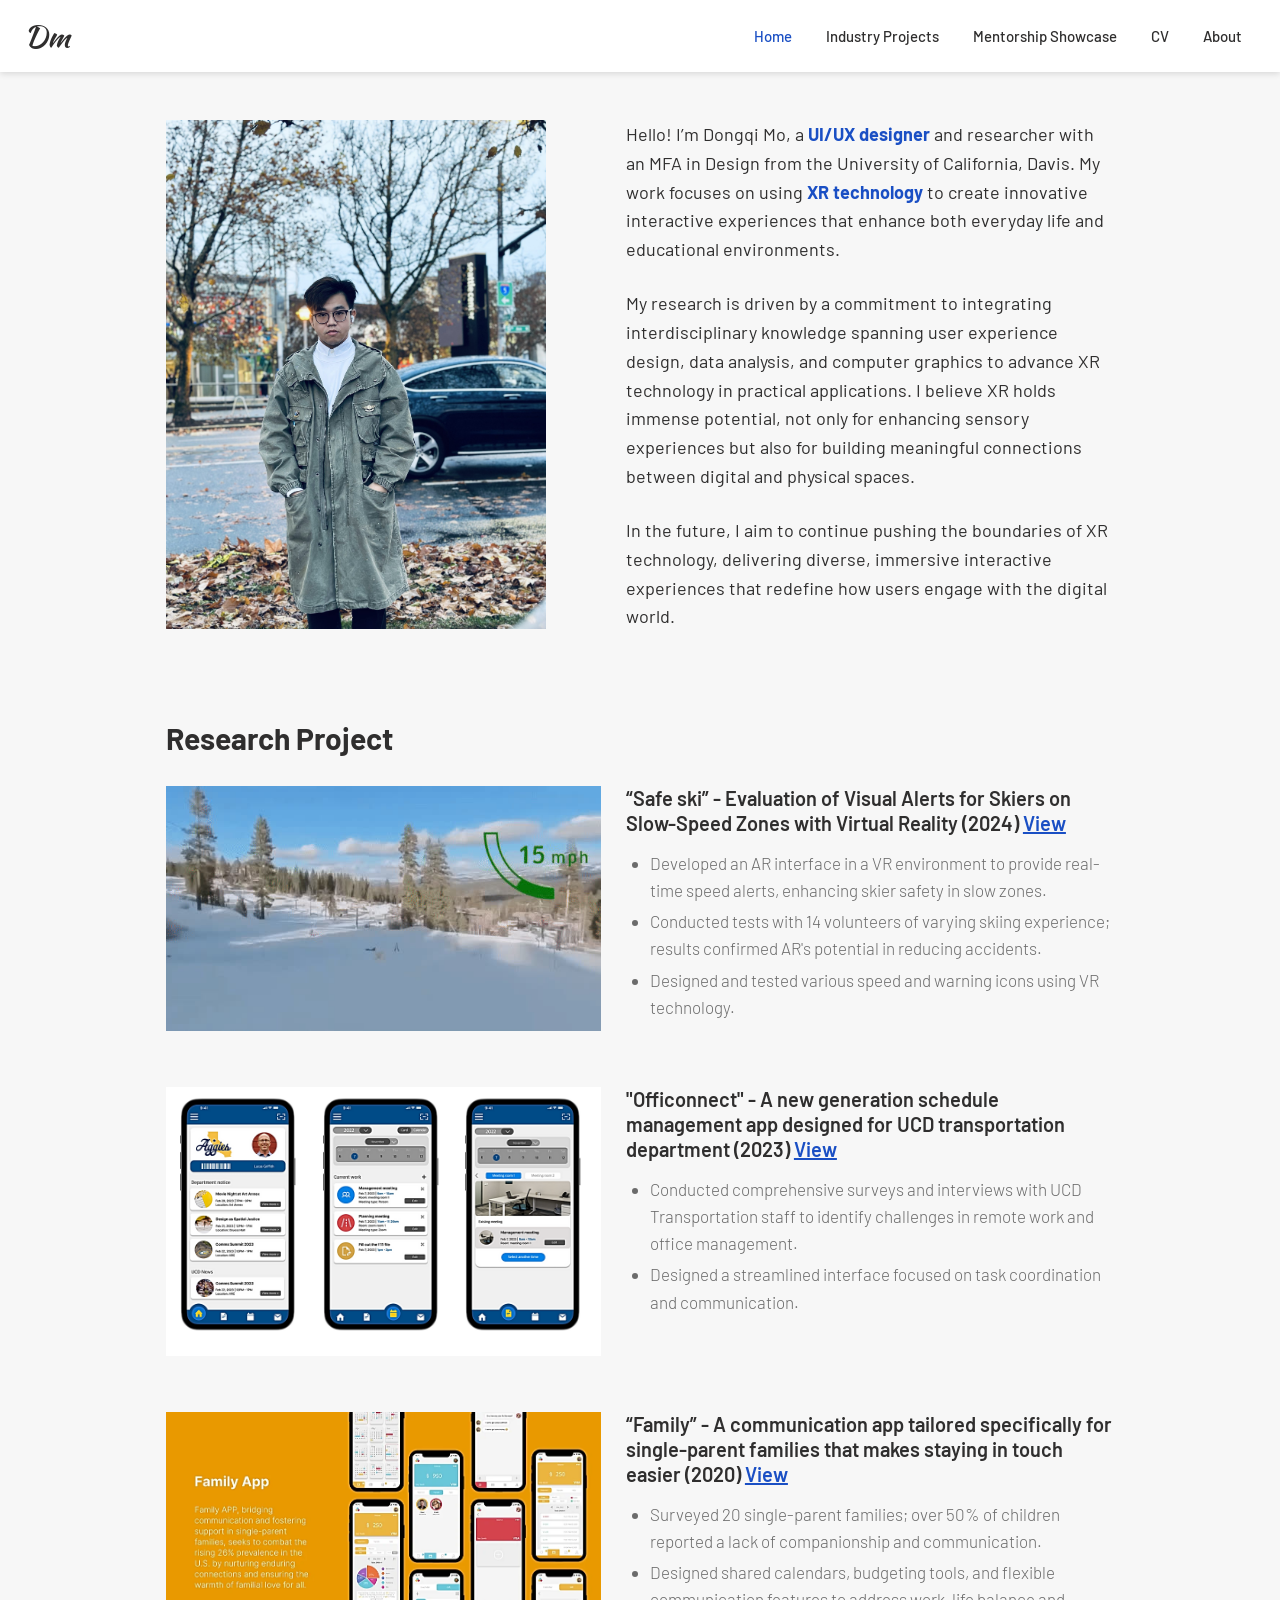
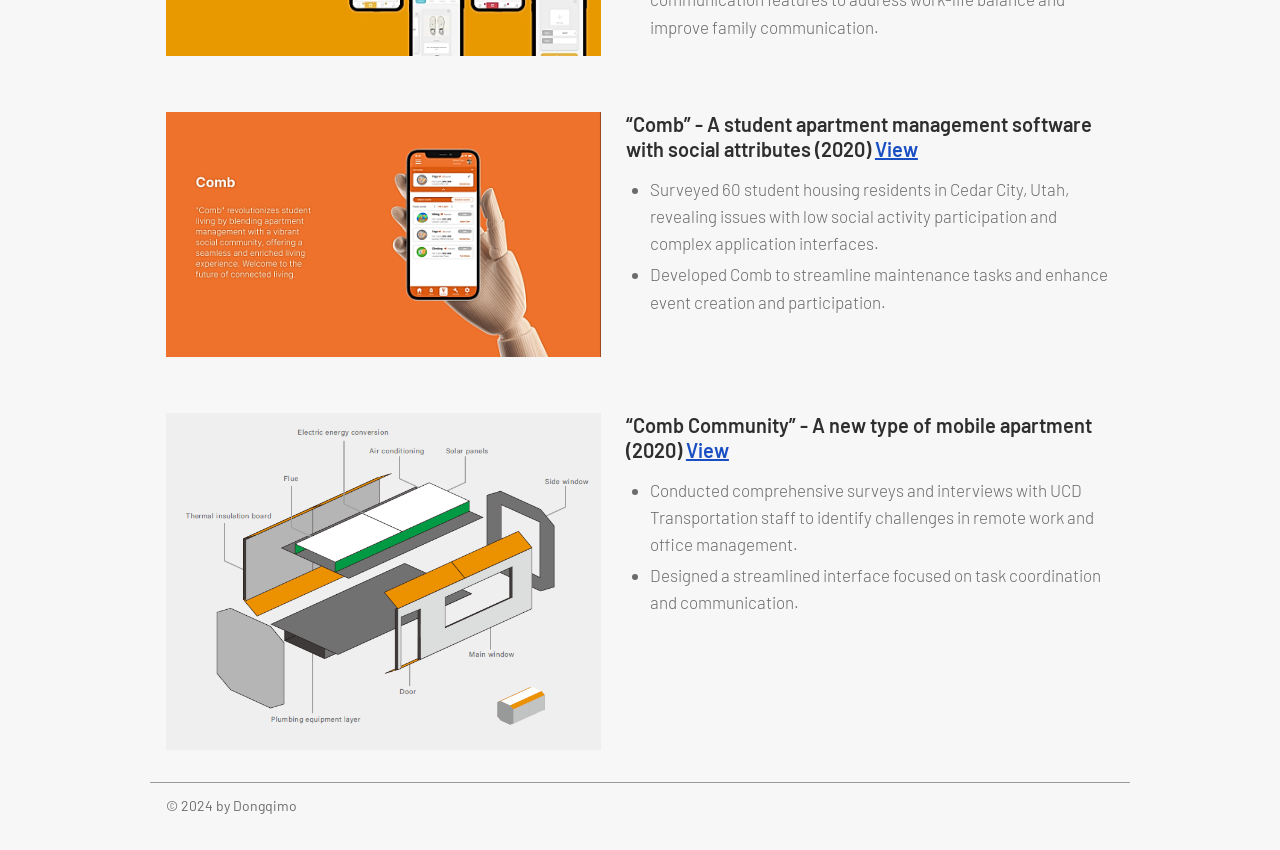
<file: index.html>
<!doctype html>
<html lang="en">
<head>
<meta charset="utf-8">
<meta name="viewport" content="width=device-width, initial-scale=1">
<title>Home | Dongqi Mo</title>
<meta name="description" content="Dongqi Mo — UI/UX designer and XR researcher, MFA in Design, University of California, Davis.">
<link rel="preconnect" href="https://fonts.googleapis.com">
<link rel="preconnect" href="https://fonts.gstatic.com" crossorigin>
<link href="https://fonts.googleapis.com/css2?family=Barlow:wght@300;400;500;600;700&family=Kaushan+Script&display=swap" rel="stylesheet">
<link rel="stylesheet" href="css/style.css">
<link rel="icon" href="favicon.svg" type="image/svg+xml">
</head>
<body class="">
<header class="site-header">
  <div class="inner">
    <a class="logo" href="index.html" aria-label="Dongqi Mo — home">Dm</a>
    <nav class="nav" aria-label="Main">
      <a href="index.html" aria-current="page">Home</a>
      <a href="industry-projects.html">Industry Projects</a>
      <a href="mentorship-showcase.html">Mentorship Showcase</a>
      <a href="cv.html">CV</a>
      <a href="about.html">About</a>
    </nav>
  </div>
</header>
<main>
<div class="container">
  <section class="intro">
    <img src="images/b8df82_0f0df4f611a84a6099c8fcbfd7b04a0c.jpg" alt="Portrait of Dongqi Mo">
    <div>
      <p>Hello! I’m Dongqi Mo, a <strong>UI/UX designer</strong> and researcher with an MFA in Design from the University of California, Davis. My work focuses on using <strong>XR technology</strong> to create innovative interactive experiences that enhance both everyday life and educational environments.</p>
      <p>My research is driven by a commitment to integrating interdisciplinary knowledge spanning user experience design, data analysis, and computer graphics to advance XR technology in practical applications. I believe XR holds immense potential, not only for enhancing sensory experiences but also for building meaningful connections between digital and physical spaces.</p>
      <p>In the future, I aim to continue pushing the boundaries of XR technology, delivering diverse, immersive interactive experiences that redefine how users engage with the digital world.</p>
    </div>
  </section>

  <section class="section">
    <h2 class="section-title">Research Project</h2>
    <div class="project-list">
      <article class="project-item">
        <a class="thumb" href="projects/safe-ski.html" aria-label="Safe ski project">
          <video src="images/b8df82_2838ccb09bbc40c19f82efb8f6e673fe.mp4" poster="images/b8df82_2838ccb09bbc40c19f82efb8f6e673fe.poster.jpg" autoplay muted loop playsinline></video>
        </a>
        <div>
          <h3><a href="projects/safe-ski.html">“Safe ski” - Evaluation of Visual Alerts for Skiers on Slow-Speed Zones with Virtual Reality (2024) <span class="view">View</span></a></h3>
          <ul>
            <li>Developed an AR interface in a VR environment to provide real-time speed alerts, enhancing skier safety in slow zones.</li>
            <li>Conducted tests with 14 volunteers of varying skiing experience; results confirmed AR's potential in reducing accidents.</li>
            <li>Designed and tested various speed and warning icons using VR technology.</li>
          </ul>
        </div>
      </article>
      <article class="project-item">
        <a class="thumb" href="projects/officonnect.html" aria-label="OffiConnect project">
          <img src="images/b8df82_e744df4ba5d447c6b2fa59cfae0a822f.png" alt="OffiConnect app screens" loading="lazy">
        </a>
        <div>
          <h3><a href="projects/officonnect.html">"Officonnect" - A new generation schedule management app designed for UCD transportation department (2023) <span class="view">View</span></a></h3>
          <ul>
            <li>Conducted comprehensive surveys and interviews with UCD Transportation staff to identify challenges in remote work and office management.</li>
            <li>Designed a streamlined interface focused on task coordination and communication.</li>
          </ul>
        </div>
      </article>
      <article class="project-item">
        <a class="thumb" href="projects/family.html" aria-label="Family app project">
          <img src="images/b8df82_56b50f8dfc6a4dcd96495490423c1c06.png" alt="Family app screens" loading="lazy">
        </a>
        <div>
          <h3><a href="projects/family.html">“Family” - A communication app tailored specifically for single-parent families that makes staying in touch easier (2020) <span class="view">View</span></a></h3>
          <ul>
            <li>Surveyed 20 single-parent families; over 50% of children reported a lack of companionship and communication.</li>
            <li>Designed shared calendars, budgeting tools, and flexible communication features to address work-life balance and improve family communication.</li>
          </ul>
        </div>
      </article>
      <article class="project-item">
        <a class="thumb" href="projects/comb.html" aria-label="Comb project">
          <img src="images/b8df82_b9e2ed0074da4b95a18b1834a4383cf1.png" alt="Comb app" loading="lazy">
        </a>
        <div>
          <h3><a href="projects/comb.html">“Comb” - A student apartment management software with social attributes (2020) <span class="view">View</span></a></h3>
          <ul>
            <li>Surveyed 60 student housing residents in Cedar City, Utah, revealing issues with low social activity participation and complex application interfaces.</li>
            <li>Developed Comb to streamline maintenance tasks and enhance event creation and participation.</li>
          </ul>
        </div>
      </article>
      <article class="project-item">
        <a class="thumb" href="projects/comb-community.html" aria-label="Comb Community project">
          <img src="images/b8df82_02f2ac6c5f124e89ab413c5f36bc0cab.png" alt="Comb Community mobile apartment exploded view" loading="lazy">
        </a>
        <div>
          <h3><a href="projects/comb-community.html">“Comb Community” - A new type of mobile apartment (2020) <span class="view">View</span></a></h3>
          <ul>
            <li>Conducted comprehensive surveys and interviews with UCD Transportation staff to identify challenges in remote work and office management.</li>
            <li>Designed a streamlined interface focused on task coordination and communication.</li>
          </ul>
        </div>
      </article>
    </div>
  </section>
</div>
</main>
<footer class="site-footer">
  <div class="container"><p>© 2024 by Dongqimo</p></div>
</footer>
</body>
</html>
</file>
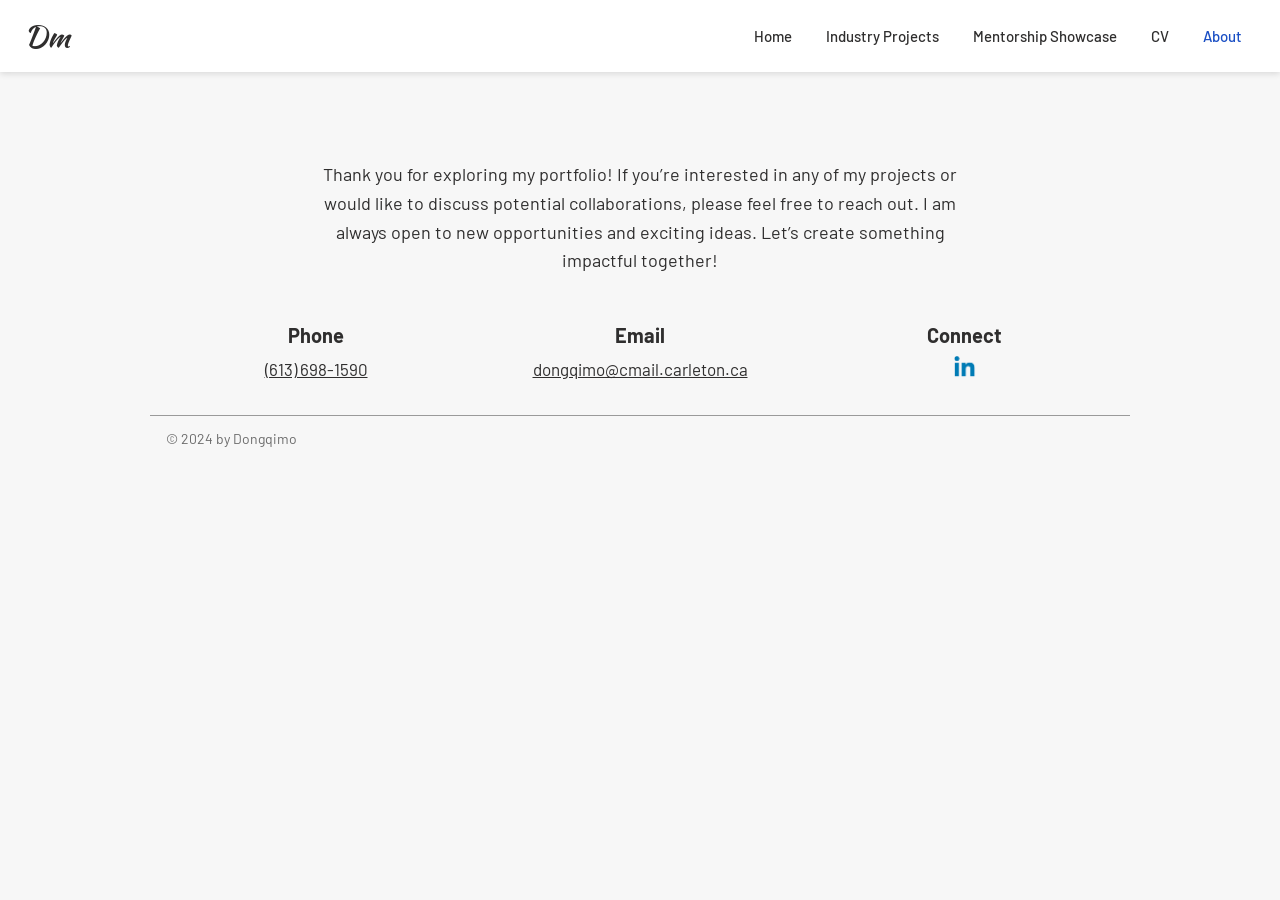
<file: about.html>
<!doctype html>
<html lang="en">
<head>
<meta charset="utf-8">
<meta name="viewport" content="width=device-width, initial-scale=1">
<title>About | Dongqi Mo</title>
<meta name="description" content="Dongqi Mo — UI/UX designer and XR researcher, MFA in Design, University of California, Davis.">
<link rel="preconnect" href="https://fonts.googleapis.com">
<link rel="preconnect" href="https://fonts.gstatic.com" crossorigin>
<link href="https://fonts.googleapis.com/css2?family=Barlow:wght@300;400;500;600;700&family=Kaushan+Script&display=swap" rel="stylesheet">
<link rel="stylesheet" href="css/style.css">
<link rel="icon" href="favicon.svg" type="image/svg+xml">
</head>
<body class="">
<header class="site-header">
  <div class="inner">
    <a class="logo" href="index.html" aria-label="Dongqi Mo — home">Dm</a>
    <nav class="nav" aria-label="Main">
      <a href="index.html">Home</a>
      <a href="industry-projects.html">Industry Projects</a>
      <a href="mentorship-showcase.html">Mentorship Showcase</a>
      <a href="cv.html">CV</a>
      <a href="about.html" aria-current="page">About</a>
    </nav>
  </div>
</header>
<main>
<div class="container">
  <div class="about">
    <p>Thank you for exploring my portfolio! If you’re interested in any of my projects or would like to discuss potential collaborations, please feel free to reach out. I am always open to new opportunities and exciting ideas. Let’s create something impactful together!</p>
  </div>
  <div class="contact-grid">
    <div>
      <h3>Phone</h3>
      <a href="tel:+16136981590">(613) 698-1590</a>
    </div>
    <div>
      <h3>Email</h3>
      <a href="mailto:dongqimo@cmail.carleton.ca">dongqimo@cmail.carleton.ca</a>
    </div>
    <div>
      <h3>Connect</h3>
      <a href="https://www.linkedin.com/in/dongqi-mo-805375257/" target="_blank" rel="noopener" aria-label="LinkedIn">
        <img src="images/11062b_7cf73902d06c4f3685c379a21c6c8285.png" alt="LinkedIn">
      </a>
    </div>
  </div>
</div>
</main>
<footer class="site-footer">
  <div class="container"><p>© 2024 by Dongqimo</p></div>
</footer>
</body>
</html>
</file>
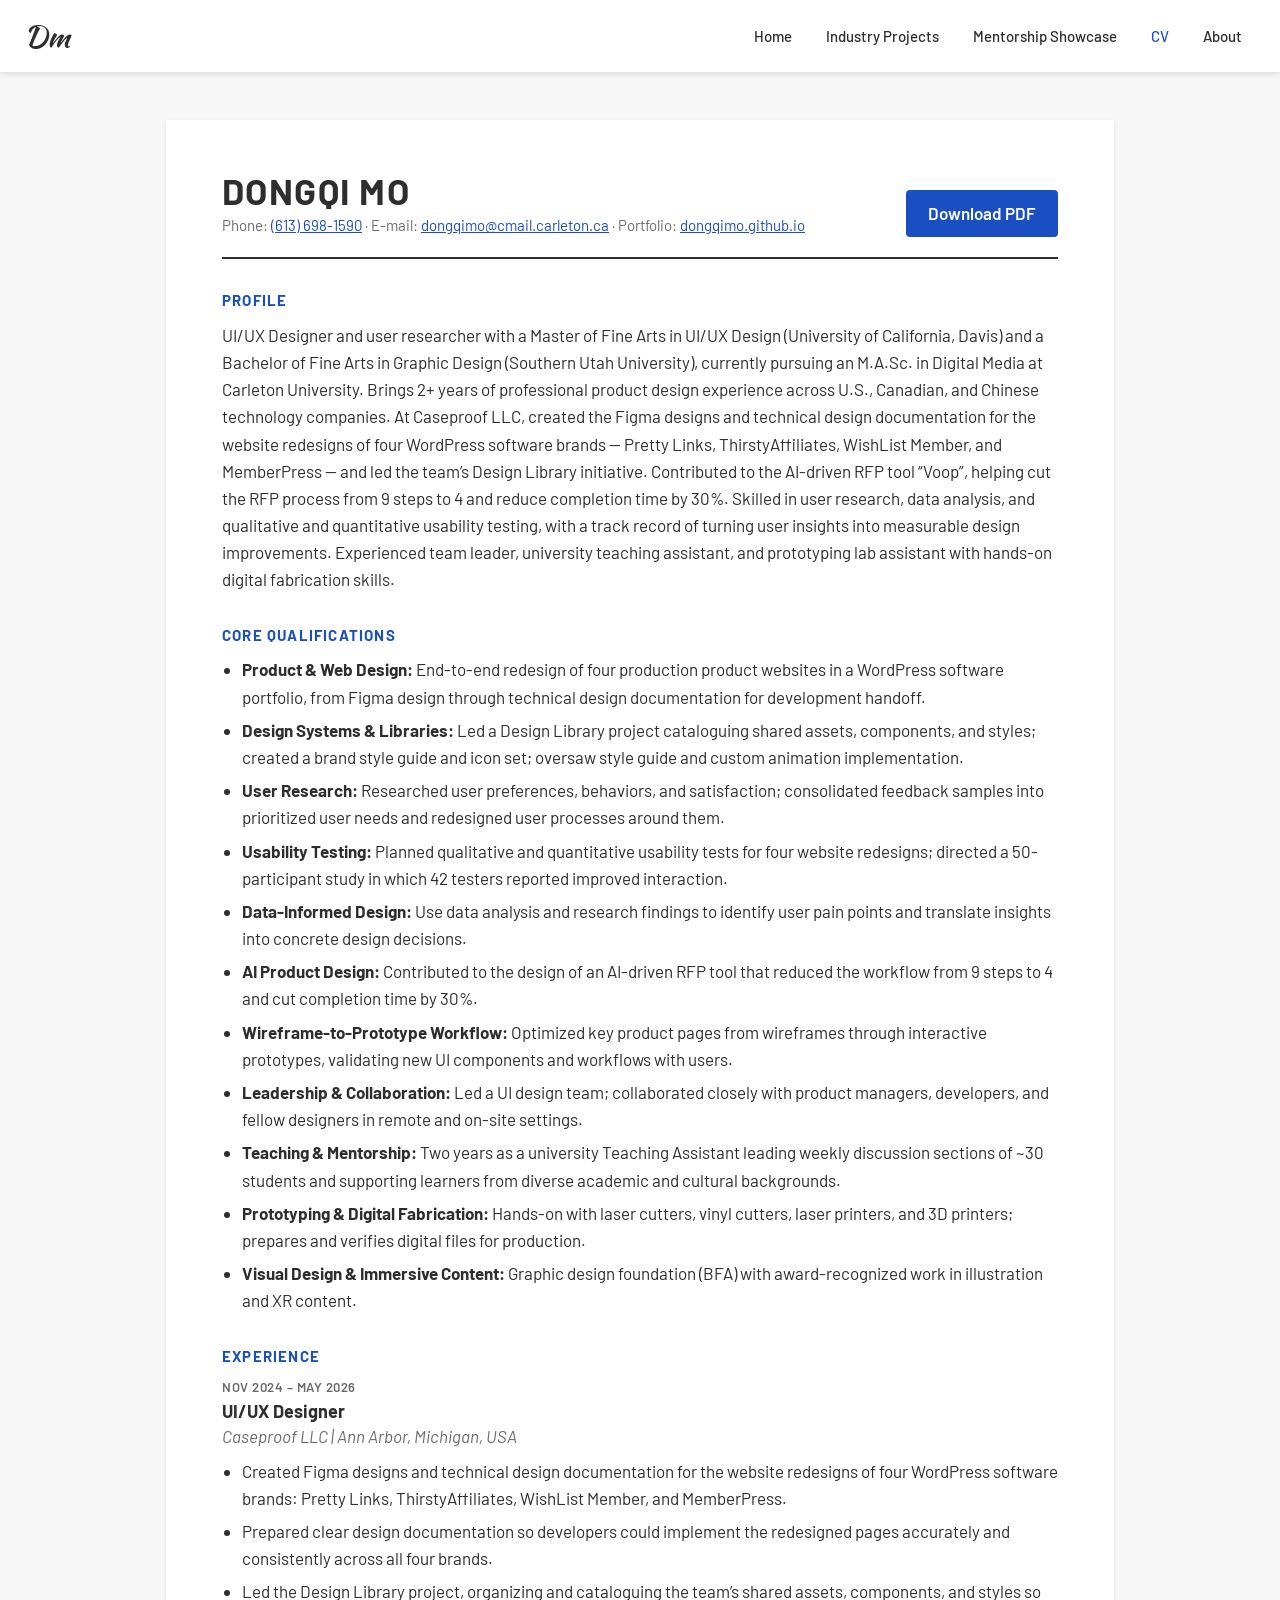
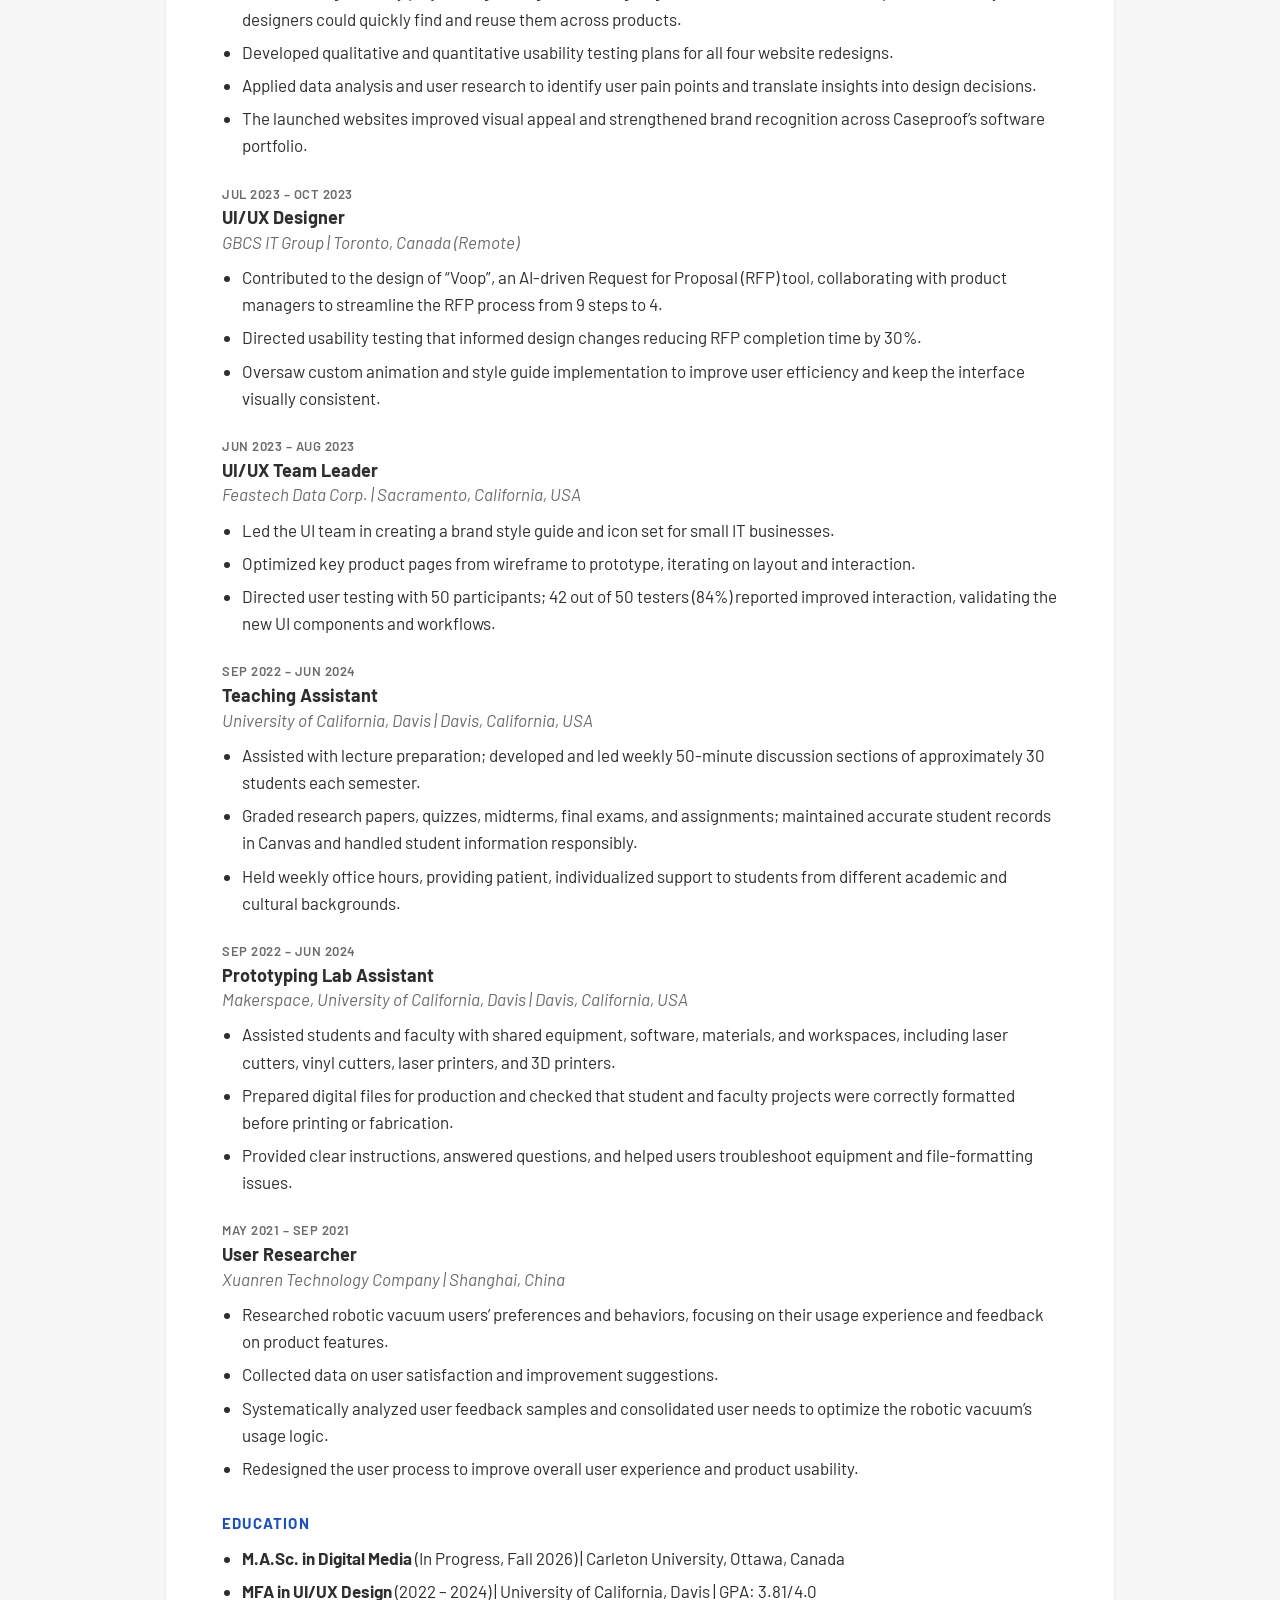
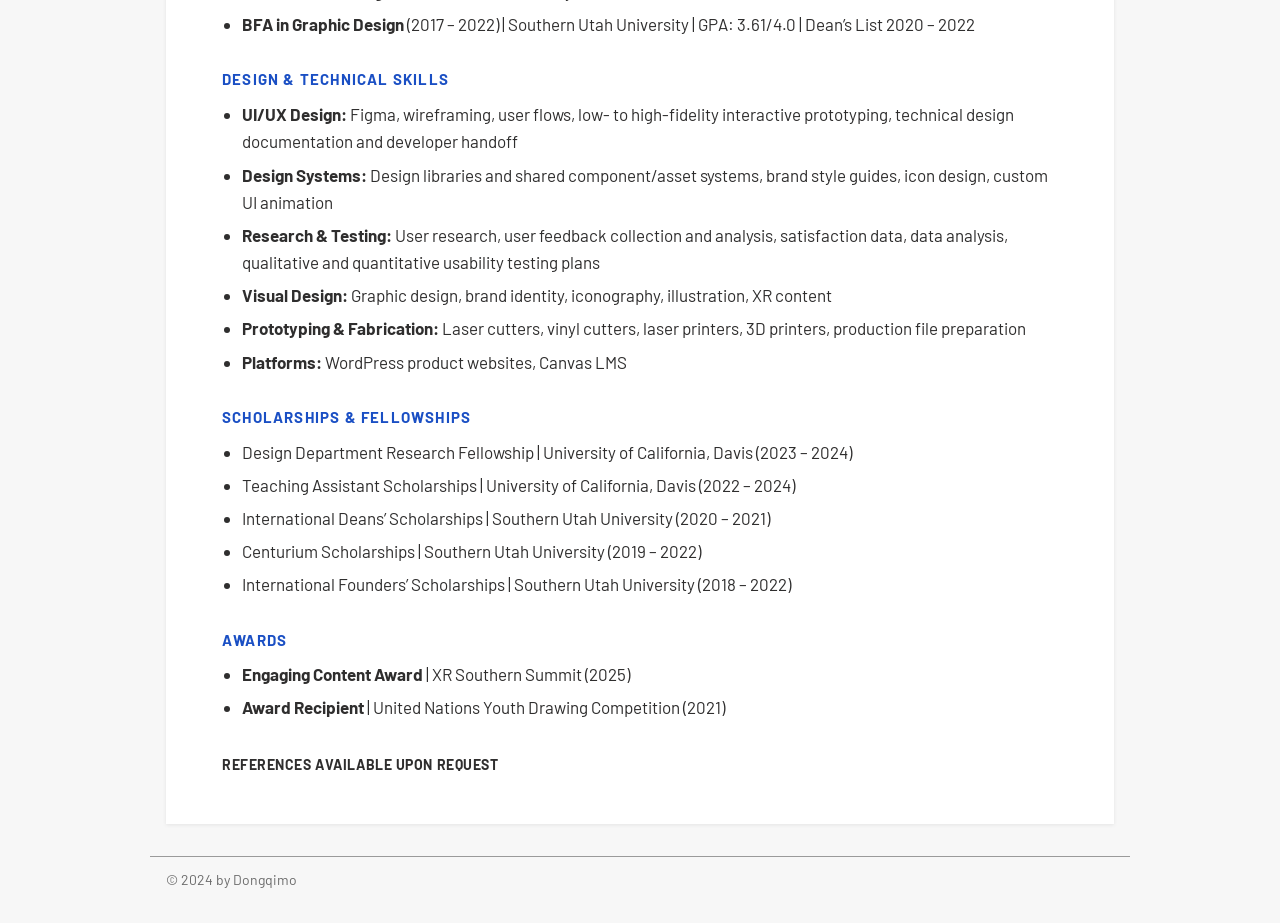
<file: cv.html>
<!doctype html>
<html lang="en">
<head>
<meta charset="utf-8">
<meta name="viewport" content="width=device-width, initial-scale=1">
<title>CV | Dongqi Mo</title>
<meta name="description" content="Dongqi Mo — UI/UX designer and XR researcher, MFA in Design, University of California, Davis.">
<link rel="preconnect" href="https://fonts.googleapis.com">
<link rel="preconnect" href="https://fonts.gstatic.com" crossorigin>
<link href="https://fonts.googleapis.com/css2?family=Barlow:wght@300;400;500;600;700&family=Kaushan+Script&display=swap" rel="stylesheet">
<link rel="stylesheet" href="css/style.css">
<link rel="icon" href="favicon.svg" type="image/svg+xml">
</head>
<body class="">
<header class="site-header">
  <div class="inner">
    <a class="logo" href="index.html" aria-label="Dongqi Mo — home">Dm</a>
    <nav class="nav" aria-label="Main">
      <a href="index.html">Home</a>
      <a href="industry-projects.html">Industry Projects</a>
      <a href="mentorship-showcase.html">Mentorship Showcase</a>
      <a href="cv.html" aria-current="page">CV</a>
      <a href="about.html">About</a>
    </nav>
  </div>
</header>
<main>
<div class="container">
  <article class="cv">
    <header class="cv-head">
      <div>
        <h1>Dongqi Mo</h1>
        <p class="cv-contact">Phone: <a href="tel:+16136981590">(613) 698-1590</a> · E-mail: <a href="mailto:dongqimo@cmail.carleton.ca">dongqimo@cmail.carleton.ca</a> · Portfolio: <a href="https://dongqimo.github.io/">dongqimo.github.io</a></p>
      </div>
      <a class="button" href="Dongqi_Mo_Resume.pdf" download>Download PDF</a>
    </header>

    <section>
      <h2>Profile</h2>
      <p>UI/UX Designer and user researcher with a Master of Fine Arts in UI/UX Design (University of California, Davis) and a Bachelor of Fine Arts in Graphic Design (Southern Utah University), currently pursuing an M.A.Sc. in Digital Media at Carleton University. Brings 2+ years of professional product design experience across U.S., Canadian, and Chinese technology companies. At Caseproof LLC, created the Figma designs and technical design documentation for the website redesigns of four WordPress software brands — Pretty Links, ThirstyAffiliates, WishList Member, and MemberPress — and led the team’s Design Library initiative. Contributed to the AI-driven RFP tool “Voop”, helping cut the RFP process from 9 steps to 4 and reduce completion time by 30%. Skilled in user research, data analysis, and qualitative and quantitative usability testing, with a track record of turning user insights into measurable design improvements. Experienced team leader, university teaching assistant, and prototyping lab assistant with hands-on digital fabrication skills.</p>
    </section>

    <section>
      <h2>Core Qualifications</h2>
      <ul>
        <li><b>Product &amp; Web Design:</b> End-to-end redesign of four production product websites in a WordPress software portfolio, from Figma design through technical design documentation for development handoff.</li>
        <li><b>Design Systems &amp; Libraries:</b> Led a Design Library project cataloguing shared assets, components, and styles; created a brand style guide and icon set; oversaw style guide and custom animation implementation.</li>
        <li><b>User Research:</b> Researched user preferences, behaviors, and satisfaction; consolidated feedback samples into prioritized user needs and redesigned user processes around them.</li>
        <li><b>Usability Testing:</b> Planned qualitative and quantitative usability tests for four website redesigns; directed a 50-participant study in which 42 testers reported improved interaction.</li>
        <li><b>Data-Informed Design:</b> Use data analysis and research findings to identify user pain points and translate insights into concrete design decisions.</li>
        <li><b>AI Product Design:</b> Contributed to the design of an AI-driven RFP tool that reduced the workflow from 9 steps to 4 and cut completion time by 30%.</li>
        <li><b>Wireframe-to-Prototype Workflow:</b> Optimized key product pages from wireframes through interactive prototypes, validating new UI components and workflows with users.</li>
        <li><b>Leadership &amp; Collaboration:</b> Led a UI design team; collaborated closely with product managers, developers, and fellow designers in remote and on-site settings.</li>
        <li><b>Teaching &amp; Mentorship:</b> Two years as a university Teaching Assistant leading weekly discussion sections of ~30 students and supporting learners from diverse academic and cultural backgrounds.</li>
        <li><b>Prototyping &amp; Digital Fabrication:</b> Hands-on with laser cutters, vinyl cutters, laser printers, and 3D printers; prepares and verifies digital files for production.</li>
        <li><b>Visual Design &amp; Immersive Content:</b> Graphic design foundation (BFA) with award-recognized work in illustration and XR content.</li>
      </ul>
    </section>

    <section>
      <h2>Experience</h2>
      <div class="job">
        <p class="date">Nov 2024 – May 2026</p>
        <h3>UI/UX Designer</h3>
        <p class="org">Caseproof LLC | Ann Arbor, Michigan, USA</p>
        <ul>
          <li>Created Figma designs and technical design documentation for the website redesigns of four WordPress software brands: Pretty Links, ThirstyAffiliates, WishList Member, and MemberPress.</li>
          <li>Prepared clear design documentation so developers could implement the redesigned pages accurately and consistently across all four brands.</li>
          <li>Led the Design Library project, organizing and cataloguing the team’s shared assets, components, and styles so designers could quickly find and reuse them across products.</li>
          <li>Developed qualitative and quantitative usability testing plans for all four website redesigns.</li>
          <li>Applied data analysis and user research to identify user pain points and translate insights into design decisions.</li>
          <li>The launched websites improved visual appeal and strengthened brand recognition across Caseproof’s software portfolio.</li>
        </ul>
      </div>
      <div class="job">
        <p class="date">Jul 2023 – Oct 2023</p>
        <h3>UI/UX Designer</h3>
        <p class="org">GBCS IT Group | Toronto, Canada (Remote)</p>
        <ul>
          <li>Contributed to the design of “Voop”, an AI-driven Request for Proposal (RFP) tool, collaborating with product managers to streamline the RFP process from 9 steps to 4.</li>
          <li>Directed usability testing that informed design changes reducing RFP completion time by 30%.</li>
          <li>Oversaw custom animation and style guide implementation to improve user efficiency and keep the interface visually consistent.</li>
        </ul>
      </div>
      <div class="job">
        <p class="date">Jun 2023 – Aug 2023</p>
        <h3>UI/UX Team Leader</h3>
        <p class="org">Feastech Data Corp. | Sacramento, California, USA</p>
        <ul>
          <li>Led the UI team in creating a brand style guide and icon set for small IT businesses.</li>
          <li>Optimized key product pages from wireframe to prototype, iterating on layout and interaction.</li>
          <li>Directed user testing with 50 participants; 42 out of 50 testers (84%) reported improved interaction, validating the new UI components and workflows.</li>
        </ul>
      </div>
      <div class="job">
        <p class="date">Sep 2022 – Jun 2024</p>
        <h3>Teaching Assistant</h3>
        <p class="org">University of California, Davis | Davis, California, USA</p>
        <ul>
          <li>Assisted with lecture preparation; developed and led weekly 50-minute discussion sections of approximately 30 students each semester.</li>
          <li>Graded research papers, quizzes, midterms, final exams, and assignments; maintained accurate student records in Canvas and handled student information responsibly.</li>
          <li>Held weekly office hours, providing patient, individualized support to students from different academic and cultural backgrounds.</li>
        </ul>
      </div>
      <div class="job">
        <p class="date">Sep 2022 – Jun 2024</p>
        <h3>Prototyping Lab Assistant</h3>
        <p class="org">Makerspace, University of California, Davis | Davis, California, USA</p>
        <ul>
          <li>Assisted students and faculty with shared equipment, software, materials, and workspaces, including laser cutters, vinyl cutters, laser printers, and 3D printers.</li>
          <li>Prepared digital files for production and checked that student and faculty projects were correctly formatted before printing or fabrication.</li>
          <li>Provided clear instructions, answered questions, and helped users troubleshoot equipment and file-formatting issues.</li>
        </ul>
      </div>
      <div class="job">
        <p class="date">May 2021 – Sep 2021</p>
        <h3>User Researcher</h3>
        <p class="org">Xuanren Technology Company | Shanghai, China</p>
        <ul>
          <li>Researched robotic vacuum users’ preferences and behaviors, focusing on their usage experience and feedback on product features.</li>
          <li>Collected data on user satisfaction and improvement suggestions.</li>
          <li>Systematically analyzed user feedback samples and consolidated user needs to optimize the robotic vacuum’s usage logic.</li>
          <li>Redesigned the user process to improve overall user experience and product usability.</li>
        </ul>
      </div>
    </section>

    <section>
      <h2>Education</h2>
      <ul>
        <li><b>M.A.Sc. in Digital Media</b> (In Progress, Fall 2026) | Carleton University, Ottawa, Canada</li>
        <li><b>MFA in UI/UX Design</b> (2022 – 2024) | University of California, Davis | GPA: 3.81/4.0</li>
        <li><b>BFA in Graphic Design</b> (2017 – 2022) | Southern Utah University | GPA: 3.61/4.0 | Dean’s List 2020 – 2022</li>
      </ul>
    </section>

    <section>
      <h2>Design &amp; Technical Skills</h2>
      <ul>
        <li><b>UI/UX Design:</b> Figma, wireframing, user flows, low- to high-fidelity interactive prototyping, technical design documentation and developer handoff</li>
        <li><b>Design Systems:</b> Design libraries and shared component/asset systems, brand style guides, icon design, custom UI animation</li>
        <li><b>Research &amp; Testing:</b> User research, user feedback collection and analysis, satisfaction data, data analysis, qualitative and quantitative usability testing plans</li>
        <li><b>Visual Design:</b> Graphic design, brand identity, iconography, illustration, XR content</li>
        <li><b>Prototyping &amp; Fabrication:</b> Laser cutters, vinyl cutters, laser printers, 3D printers, production file preparation</li>
        <li><b>Platforms:</b> WordPress product websites, Canvas LMS</li>
      </ul>
    </section>

    <section>
      <h2>Scholarships &amp; Fellowships</h2>
      <ul>
        <li>Design Department Research Fellowship | University of California, Davis (2023 – 2024)</li>
        <li>Teaching Assistant Scholarships | University of California, Davis (2022 – 2024)</li>
        <li>International Deans’ Scholarships | Southern Utah University (2020 – 2021)</li>
        <li>Centurium Scholarships | Southern Utah University (2019 – 2022)</li>
        <li>International Founders’ Scholarships | Southern Utah University (2018 – 2022)</li>
      </ul>
    </section>

    <section>
      <h2>Awards</h2>
      <ul>
        <li><b>Engaging Content Award</b> | XR Southern Summit (2025)</li>
        <li><b>Award Recipient</b> | United Nations Youth Drawing Competition (2021)</li>
      </ul>
    </section>

    <p class="cv-foot">References available upon request</p>
  </article>
</div>
</main>
<footer class="site-footer">
  <div class="container"><p>© 2024 by Dongqimo</p></div>
</footer>
</body>
</html>
</file>
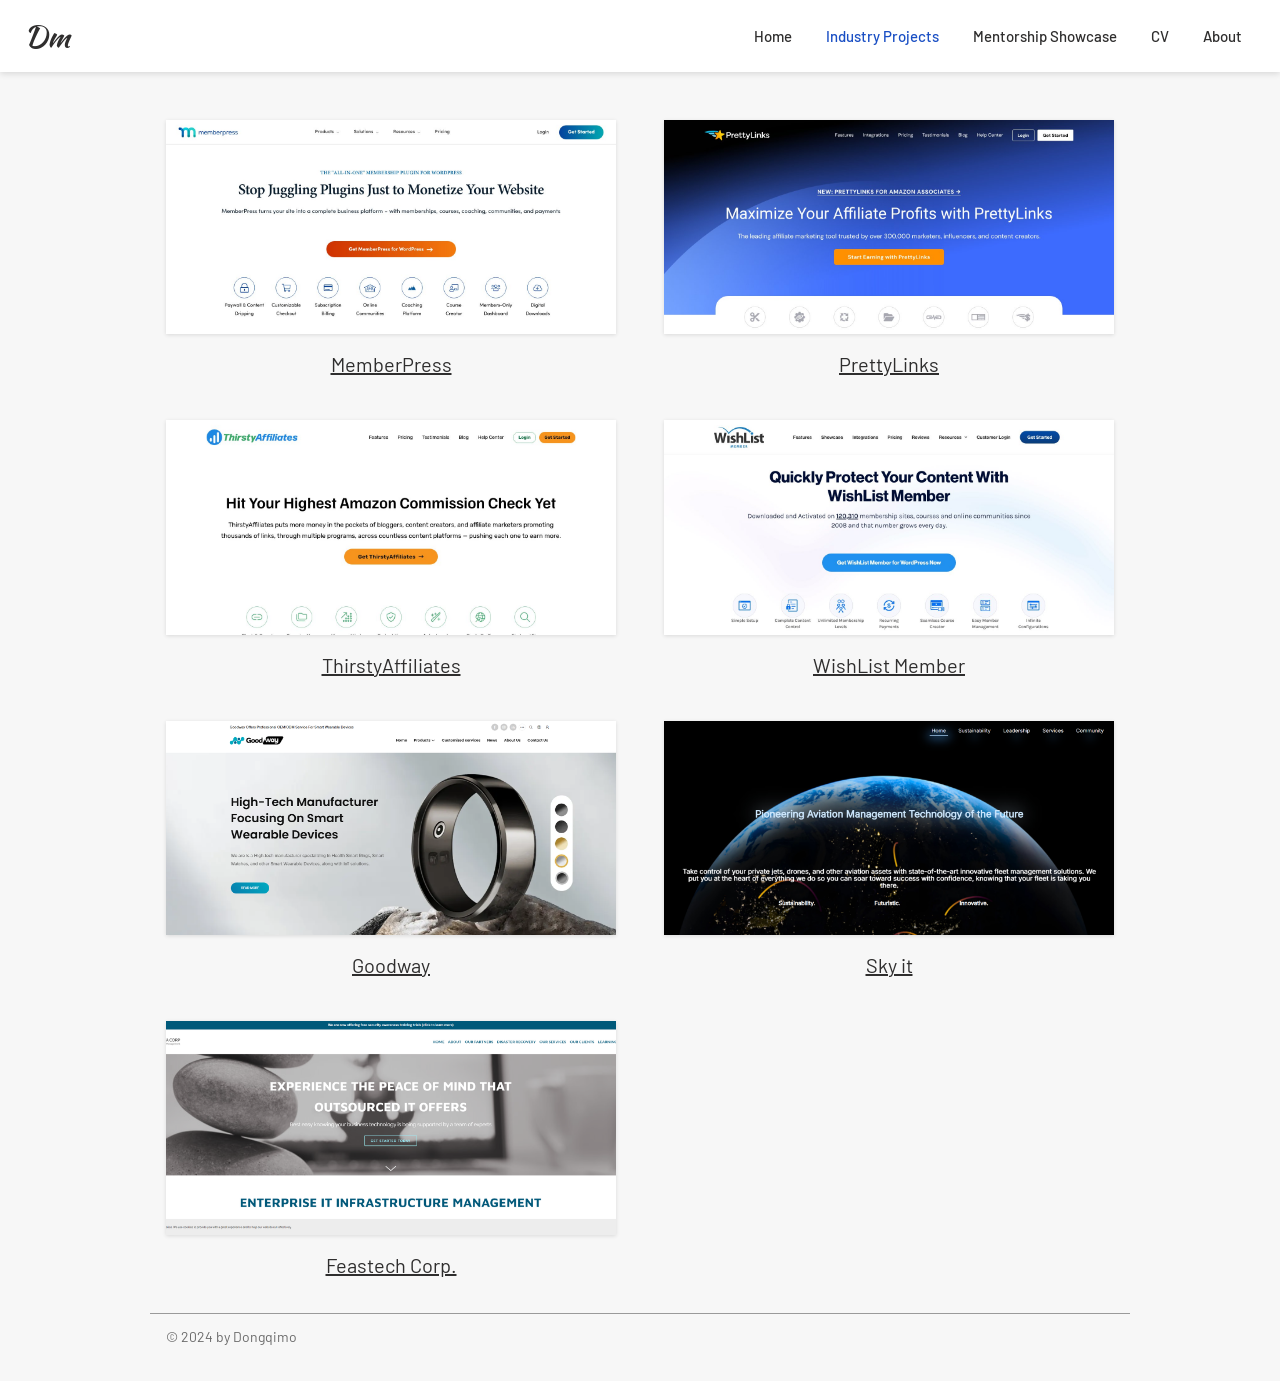
<file: industry-projects.html>
<!doctype html>
<html lang="en">
<head>
<meta charset="utf-8">
<meta name="viewport" content="width=device-width, initial-scale=1">
<title>Industry Projects | Dongqi Mo</title>
<meta name="description" content="Dongqi Mo — UI/UX designer and XR researcher, MFA in Design, University of California, Davis.">
<link rel="preconnect" href="https://fonts.googleapis.com">
<link rel="preconnect" href="https://fonts.gstatic.com" crossorigin>
<link href="https://fonts.googleapis.com/css2?family=Barlow:wght@300;400;500;600;700&family=Kaushan+Script&display=swap" rel="stylesheet">
<link rel="stylesheet" href="css/style.css">
<link rel="icon" href="favicon.svg" type="image/svg+xml">
</head>
<body class="">
<header class="site-header">
  <div class="inner">
    <a class="logo" href="index.html" aria-label="Dongqi Mo — home">Dm</a>
    <nav class="nav" aria-label="Main">
      <a href="index.html">Home</a>
      <a href="industry-projects.html" aria-current="page">Industry Projects</a>
      <a href="mentorship-showcase.html">Mentorship Showcase</a>
      <a href="cv.html">CV</a>
      <a href="about.html">About</a>
    </nav>
  </div>
</header>
<main>
<div class="container">
  <div class="site-grid">
    <a class="site-card" href="https://memberpress.com/" target="_blank" rel="noopener">
      <img src="images/industry-memberpress.jpg" alt="MemberPress website">
      <span>MemberPress</span>
    </a>
    <a class="site-card" href="https://prettylinks.com/" target="_blank" rel="noopener">
      <img src="images/industry-prettylinks.jpg" alt="PrettyLinks website">
      <span>PrettyLinks</span>
    </a>
    <a class="site-card" href="https://thirstyaffiliates.com/" target="_blank" rel="noopener">
      <img src="images/industry-thirstyaffiliates.jpg" alt="ThirstyAffiliates website" loading="lazy">
      <span>ThirstyAffiliates</span>
    </a>
    <a class="site-card" href="https://wishlistmember.com/" target="_blank" rel="noopener">
      <img src="images/industry-wishlistmember.jpg" alt="WishList Member website" loading="lazy">
      <span>WishList Member</span>
    </a>
    <a class="site-card" href="https://www.goodwaytechs.com/" target="_blank" rel="noopener">
      <img src="images/b8df82_57e621ed88c84cf1ae70f134928c8932.png" alt="Goodway website" loading="lazy">
      <span>Goodway</span>
    </a>
    <a class="site-card" href="https://skyit.services/" target="_blank" rel="noopener">
      <img src="images/b8df82_4349b4467e7f4596bdc116067c351933.png" alt="Sky it website" loading="lazy">
      <span>Sky it</span>
    </a>
    <a class="site-card" href="https://www.feastech.com/" target="_blank" rel="noopener">
      <img src="images/b8df82_ef52a909729745f68428dc99bc059c4d.png" alt="Feastech Corp. website" loading="lazy">
      <span>Feastech Corp.</span>
    </a>
  </div>
</div>
</main>
<footer class="site-footer">
  <div class="container"><p>© 2024 by Dongqimo</p></div>
</footer>
</body>
</html>
</file>
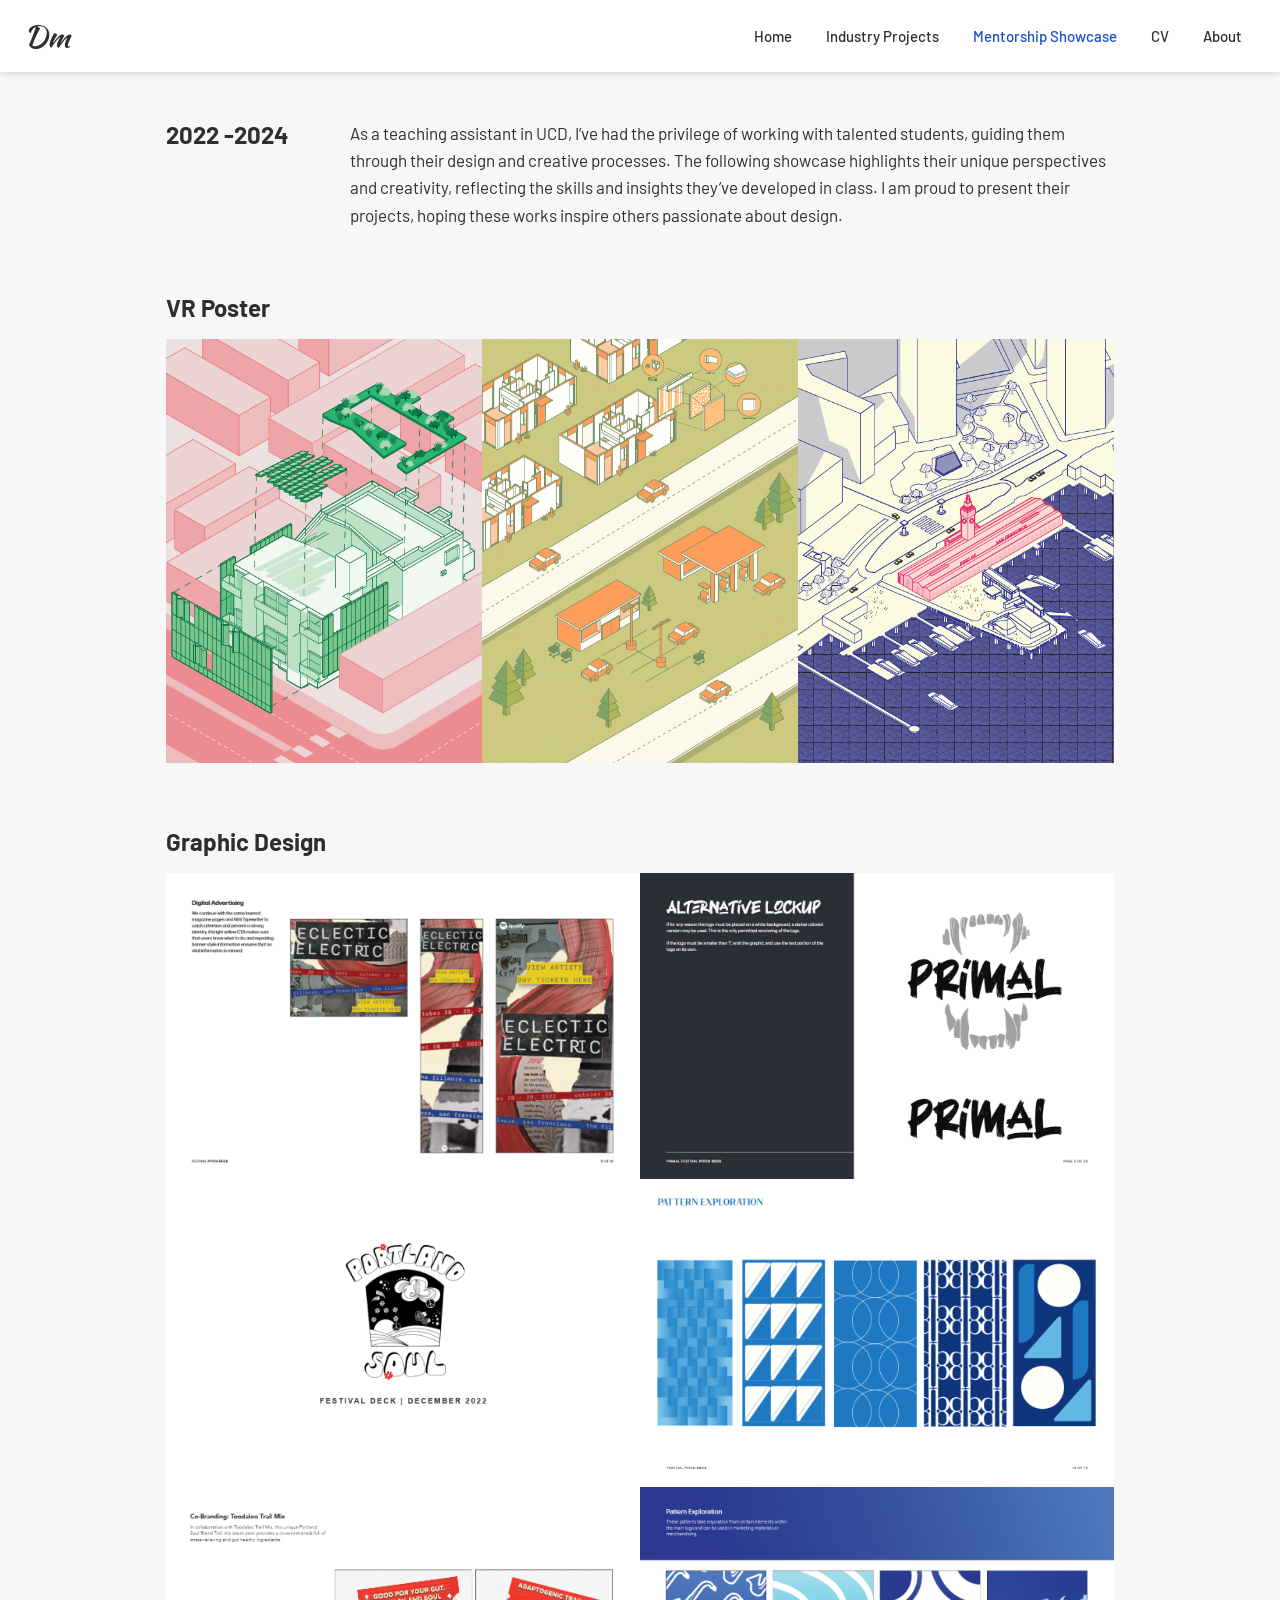
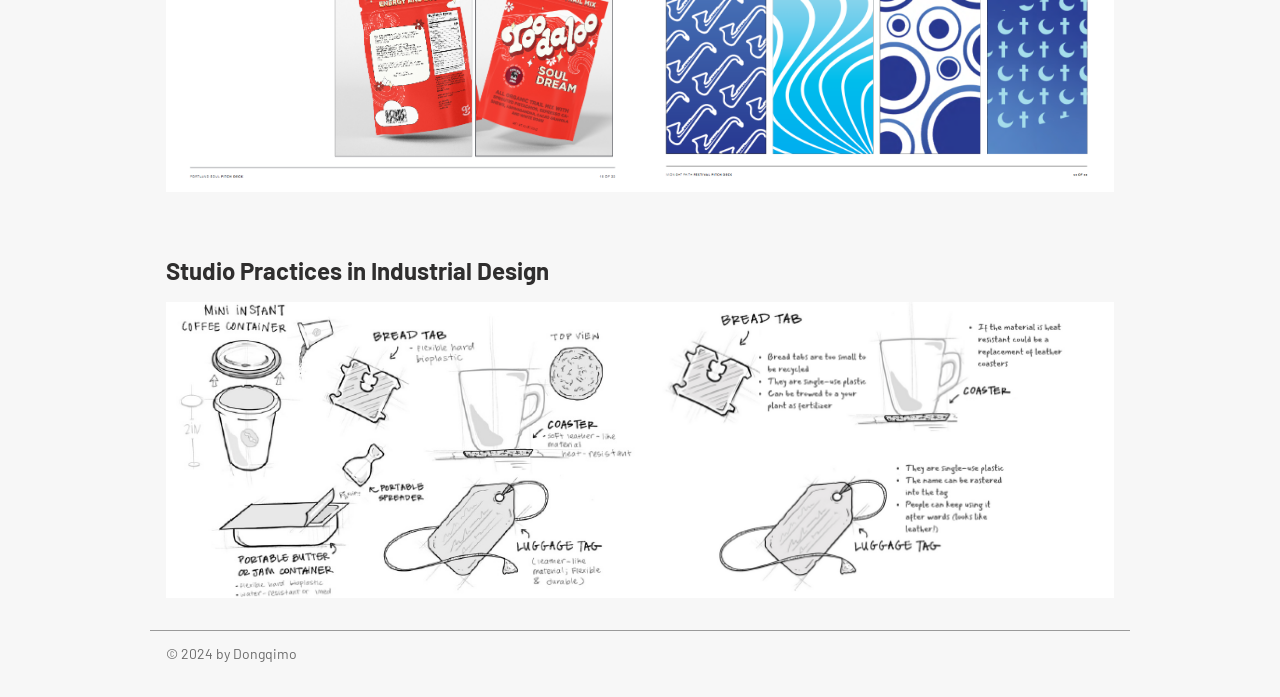
<file: mentorship-showcase.html>
<!doctype html>
<html lang="en">
<head>
<meta charset="utf-8">
<meta name="viewport" content="width=device-width, initial-scale=1">
<title>Mentorship Showcase | Dongqi Mo</title>
<meta name="description" content="Dongqi Mo — UI/UX designer and XR researcher, MFA in Design, University of California, Davis.">
<link rel="preconnect" href="https://fonts.googleapis.com">
<link rel="preconnect" href="https://fonts.gstatic.com" crossorigin>
<link href="https://fonts.googleapis.com/css2?family=Barlow:wght@300;400;500;600;700&family=Kaushan+Script&display=swap" rel="stylesheet">
<link rel="stylesheet" href="css/style.css">
<link rel="icon" href="favicon.svg" type="image/svg+xml">
</head>
<body class="">
<header class="site-header">
  <div class="inner">
    <a class="logo" href="index.html" aria-label="Dongqi Mo — home">Dm</a>
    <nav class="nav" aria-label="Main">
      <a href="index.html">Home</a>
      <a href="industry-projects.html">Industry Projects</a>
      <a href="mentorship-showcase.html" aria-current="page">Mentorship Showcase</a>
      <a href="cv.html">CV</a>
      <a href="about.html">About</a>
    </nav>
  </div>
</header>
<main>
<div class="container">
  <div class="lead-row">
    <h2>2022 -2024</h2>
    <p>As a teaching assistant in UCD, I’ve had the privilege of working with talented students, guiding them through their design and creative processes. The following showcase highlights their unique perspectives and creativity, reflecting the skills and insights they’ve developed in class. I am proud to present their projects, hoping these works inspire others passionate about design.</p>
  </div>

  <section class="section">
    <h2 class="subhead">VR Poster</h2>
    <div class="mosaic cols-3">
      <img src="images/b8df82_36f6179a071d4b4585939fa53d56caa3.png" alt="VR poster student work 1" loading="lazy">
      <img src="images/b8df82_64110980f83f465a88f0f8111ccc9c72.png" alt="VR poster student work 2" loading="lazy">
      <img src="images/b8df82_29a71d0b012f47668cd5a527186a6b9c.png" alt="VR poster student work 3" loading="lazy">
    </div>
  </section>

  <section class="section">
    <h2 class="subhead">Graphic Design</h2>
    <div class="mosaic cols-2">
      <img src="images/b8df82_25a6a19b66ae4393ad5573b29eb04556.png" alt="Graphic design student work" loading="lazy">
      <img src="images/b8df82_6d299d3dc2364a8baefec1f746437bf6.png" alt="Graphic design student work" loading="lazy">
      <img src="images/b8df82_3a9b805a62e44a12923a3eee47c87e8e.png" alt="Graphic design student work" loading="lazy">
      <img src="images/b8df82_747d910f065b4308bc99a3447a189ffd.png" alt="Graphic design student work" loading="lazy">
      <img src="images/b8df82_fcd3cb2da90744e18a3b068a0d157a93.png" alt="Graphic design student work" loading="lazy">
      <img src="images/b8df82_2ce3eedfa8444af89648cb0a0b40f9ea.png" alt="Graphic design student work" loading="lazy">
    </div>
  </section>

  <section class="section">
    <h2 class="subhead">Studio Practices in Industrial Design</h2>
    <div class="mosaic cols-2">
      <img src="images/b8df82_5313749aef9348bba2d81b6c3f726345.png" alt="Industrial design sketches" loading="lazy">
      <img src="images/b8df82_cbdaedd9d7e54913834b8275c87ae802.png" alt="Industrial design sketches" loading="lazy">
    </div>
  </section>
</div>
</main>
<footer class="site-footer">
  <div class="container"><p>© 2024 by Dongqimo</p></div>
</footer>
</body>
</html>
</file>
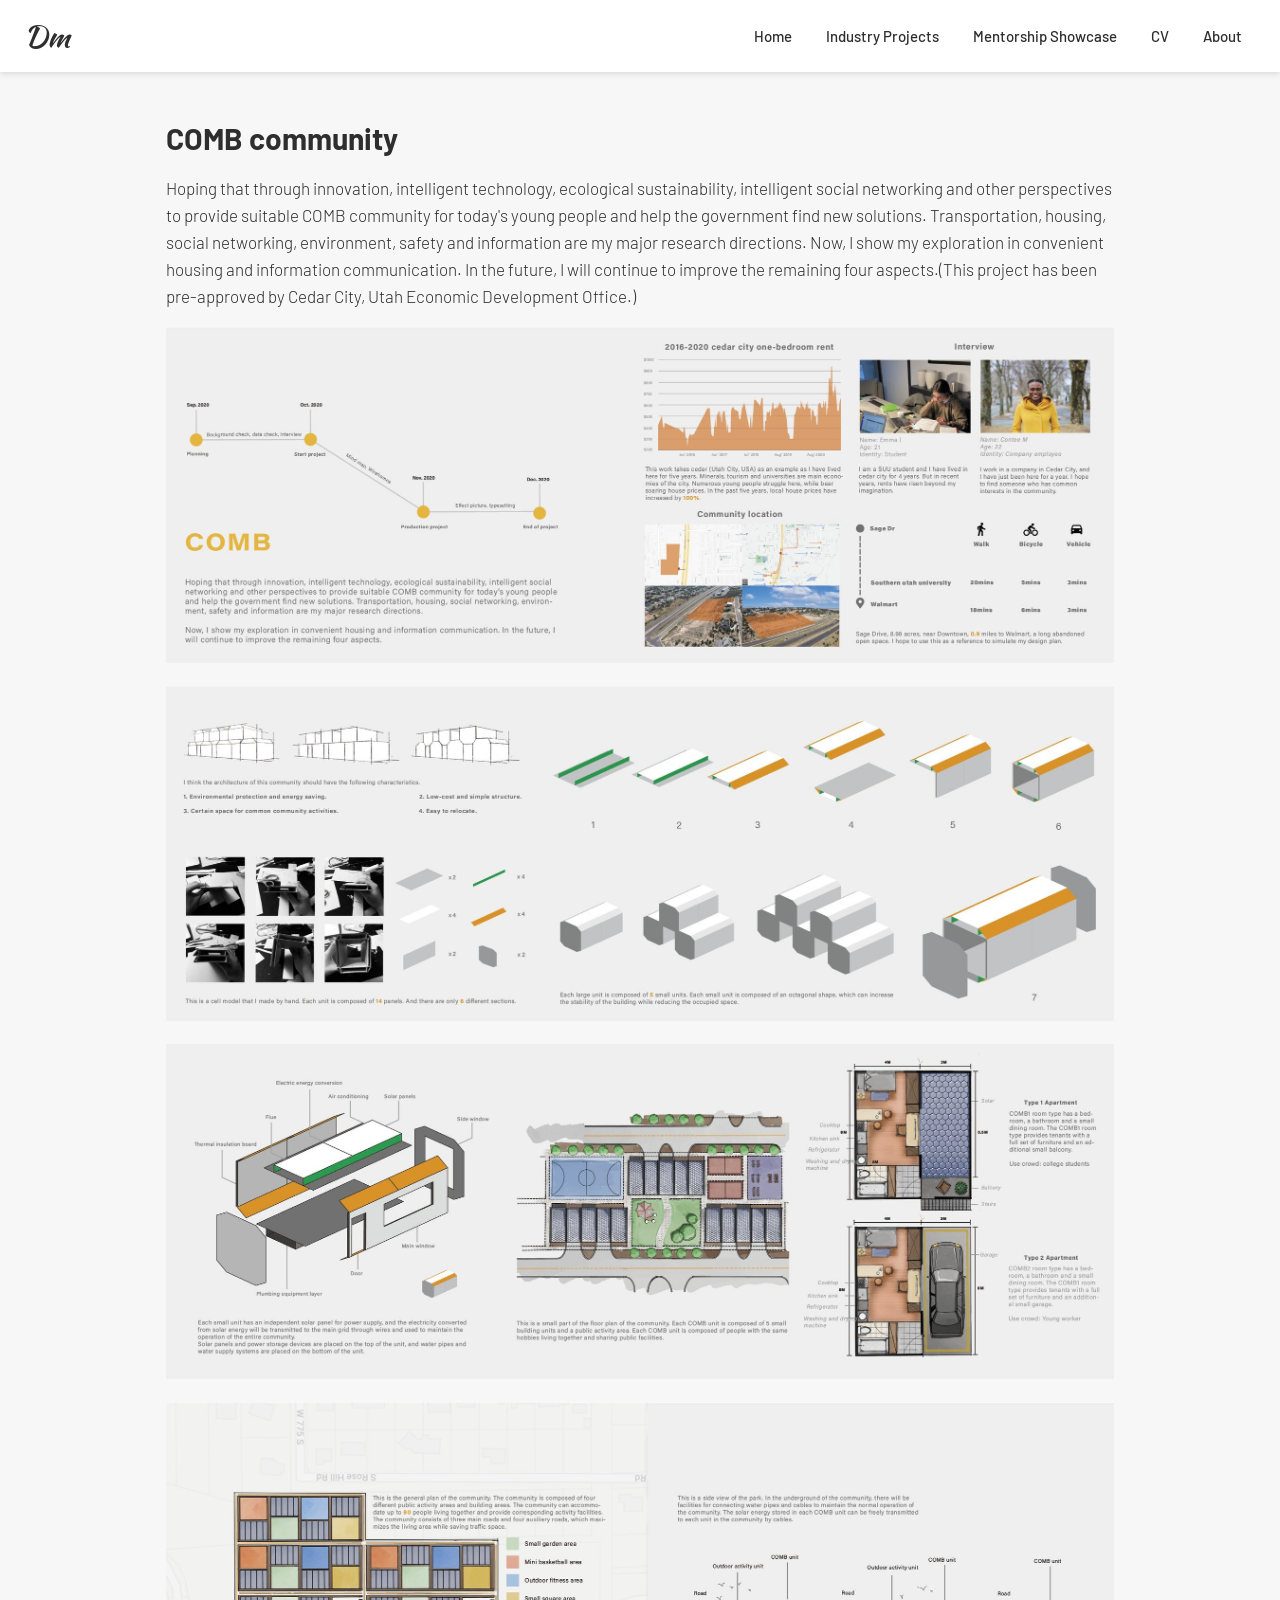
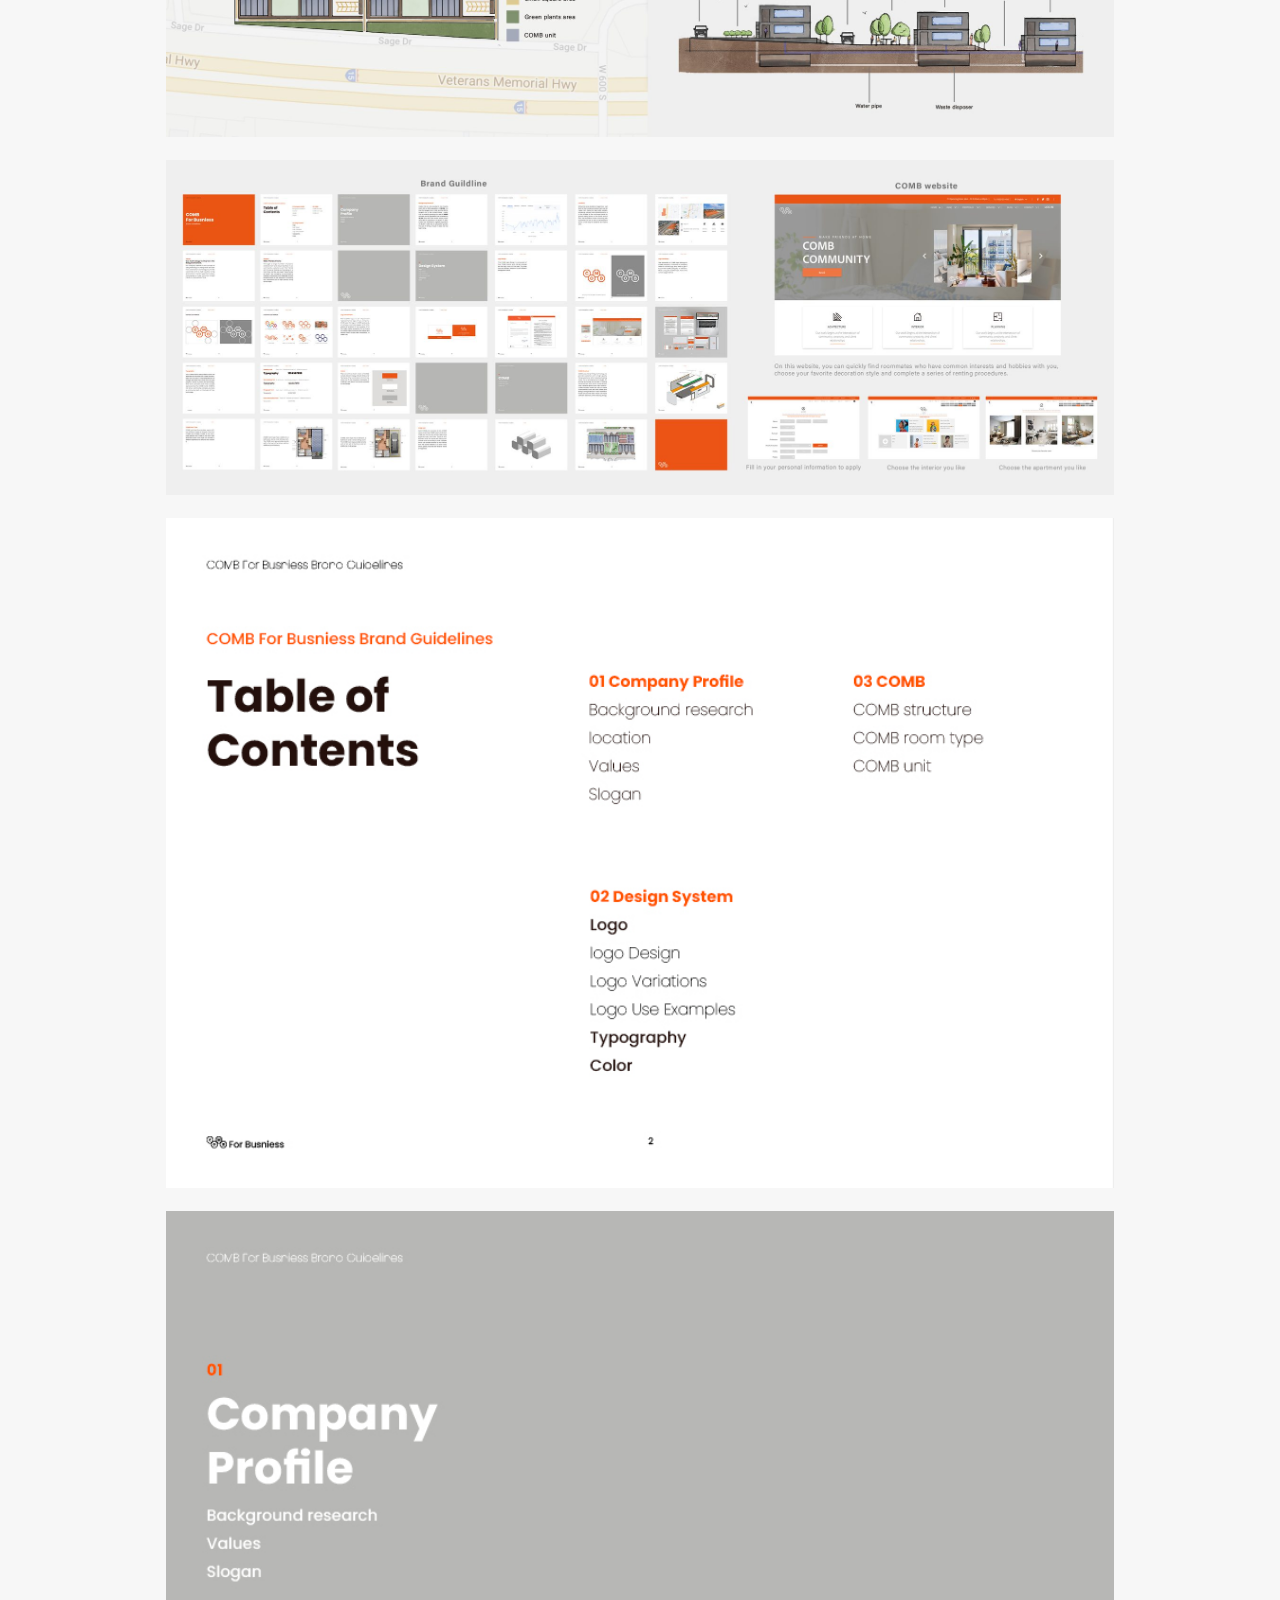
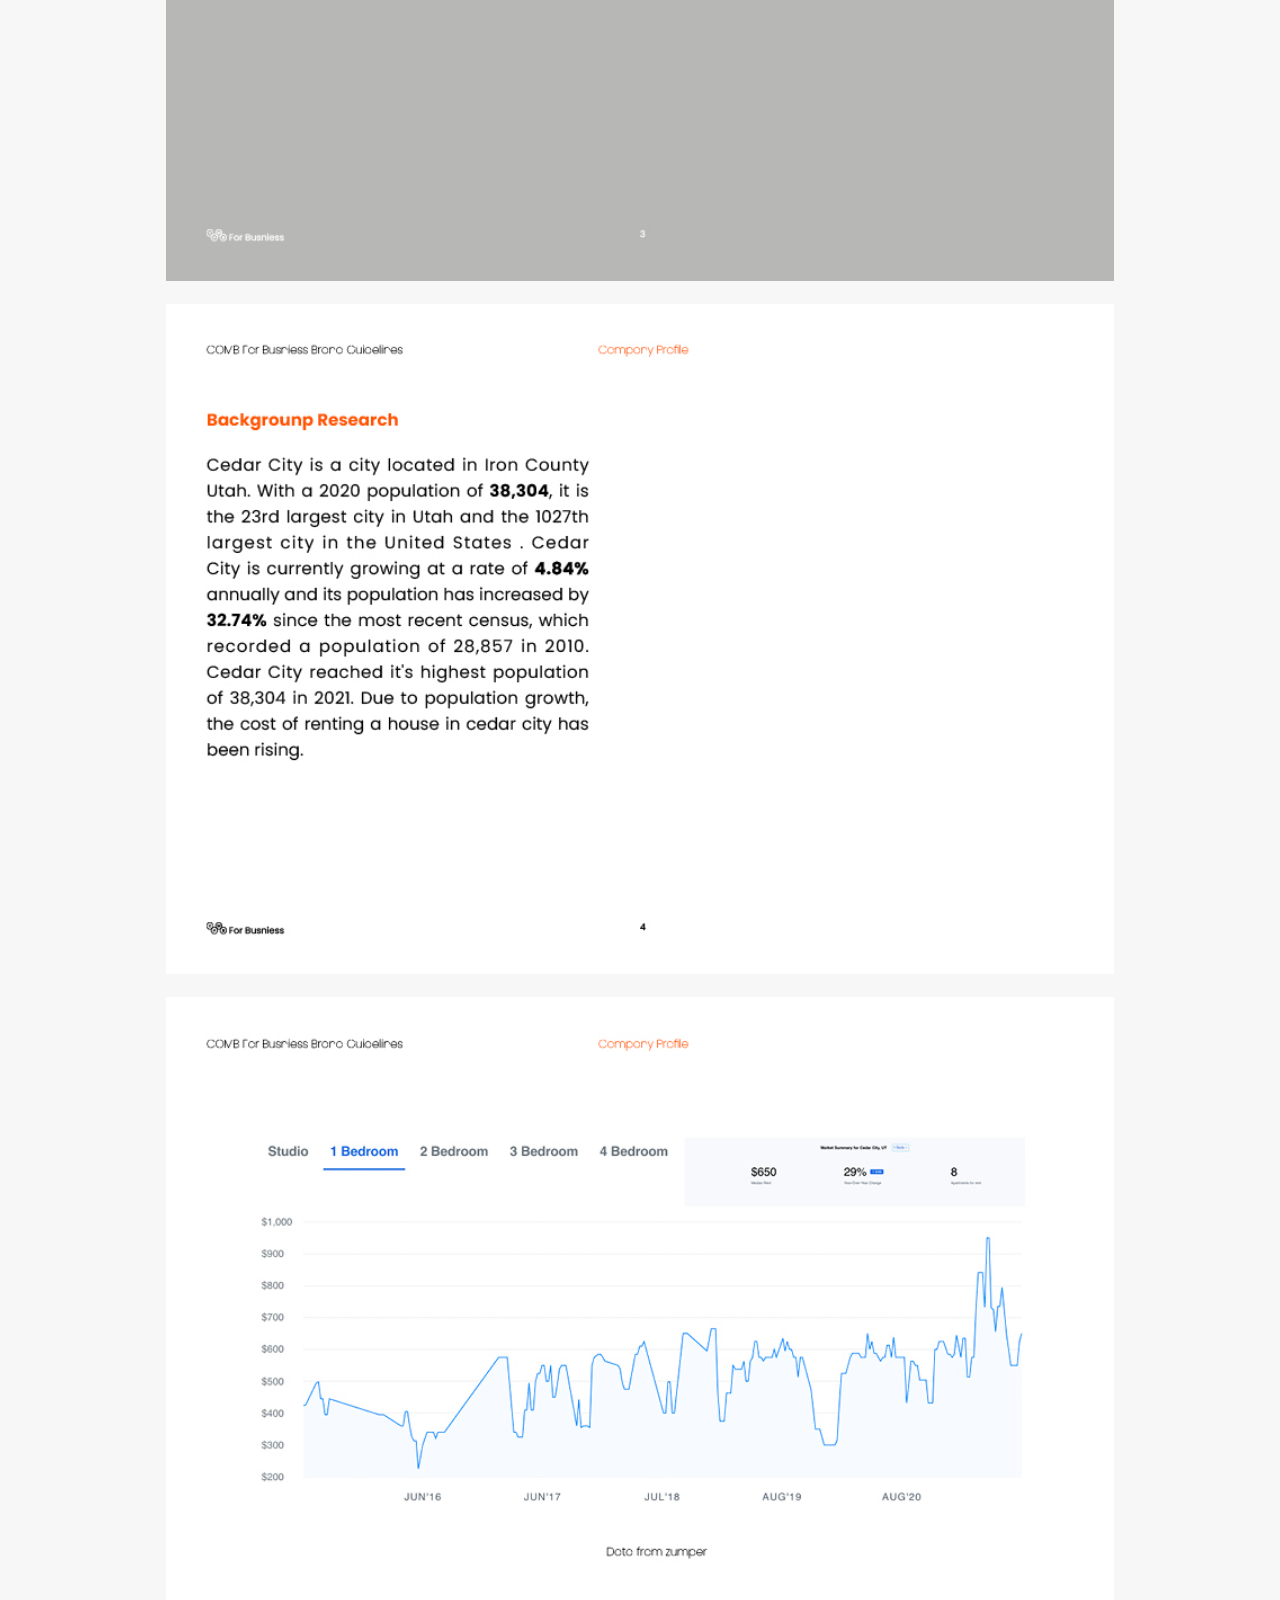
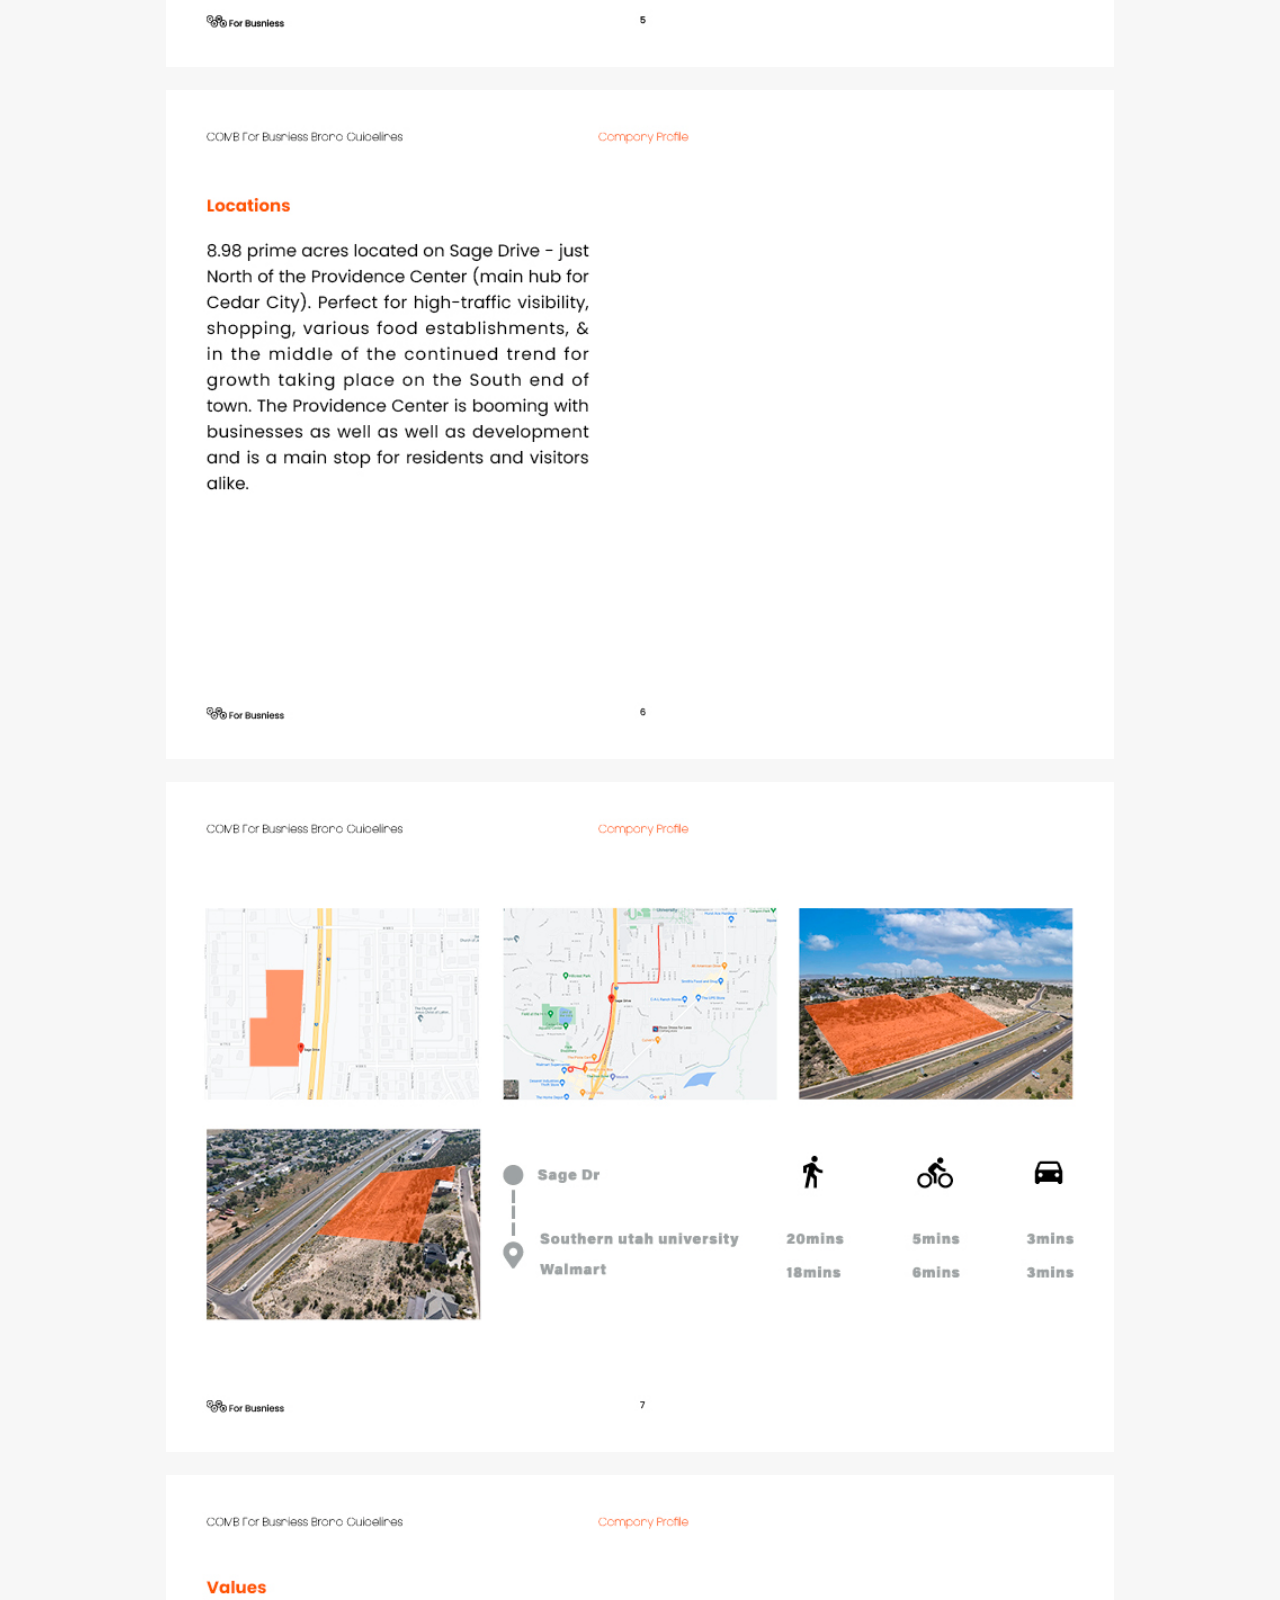
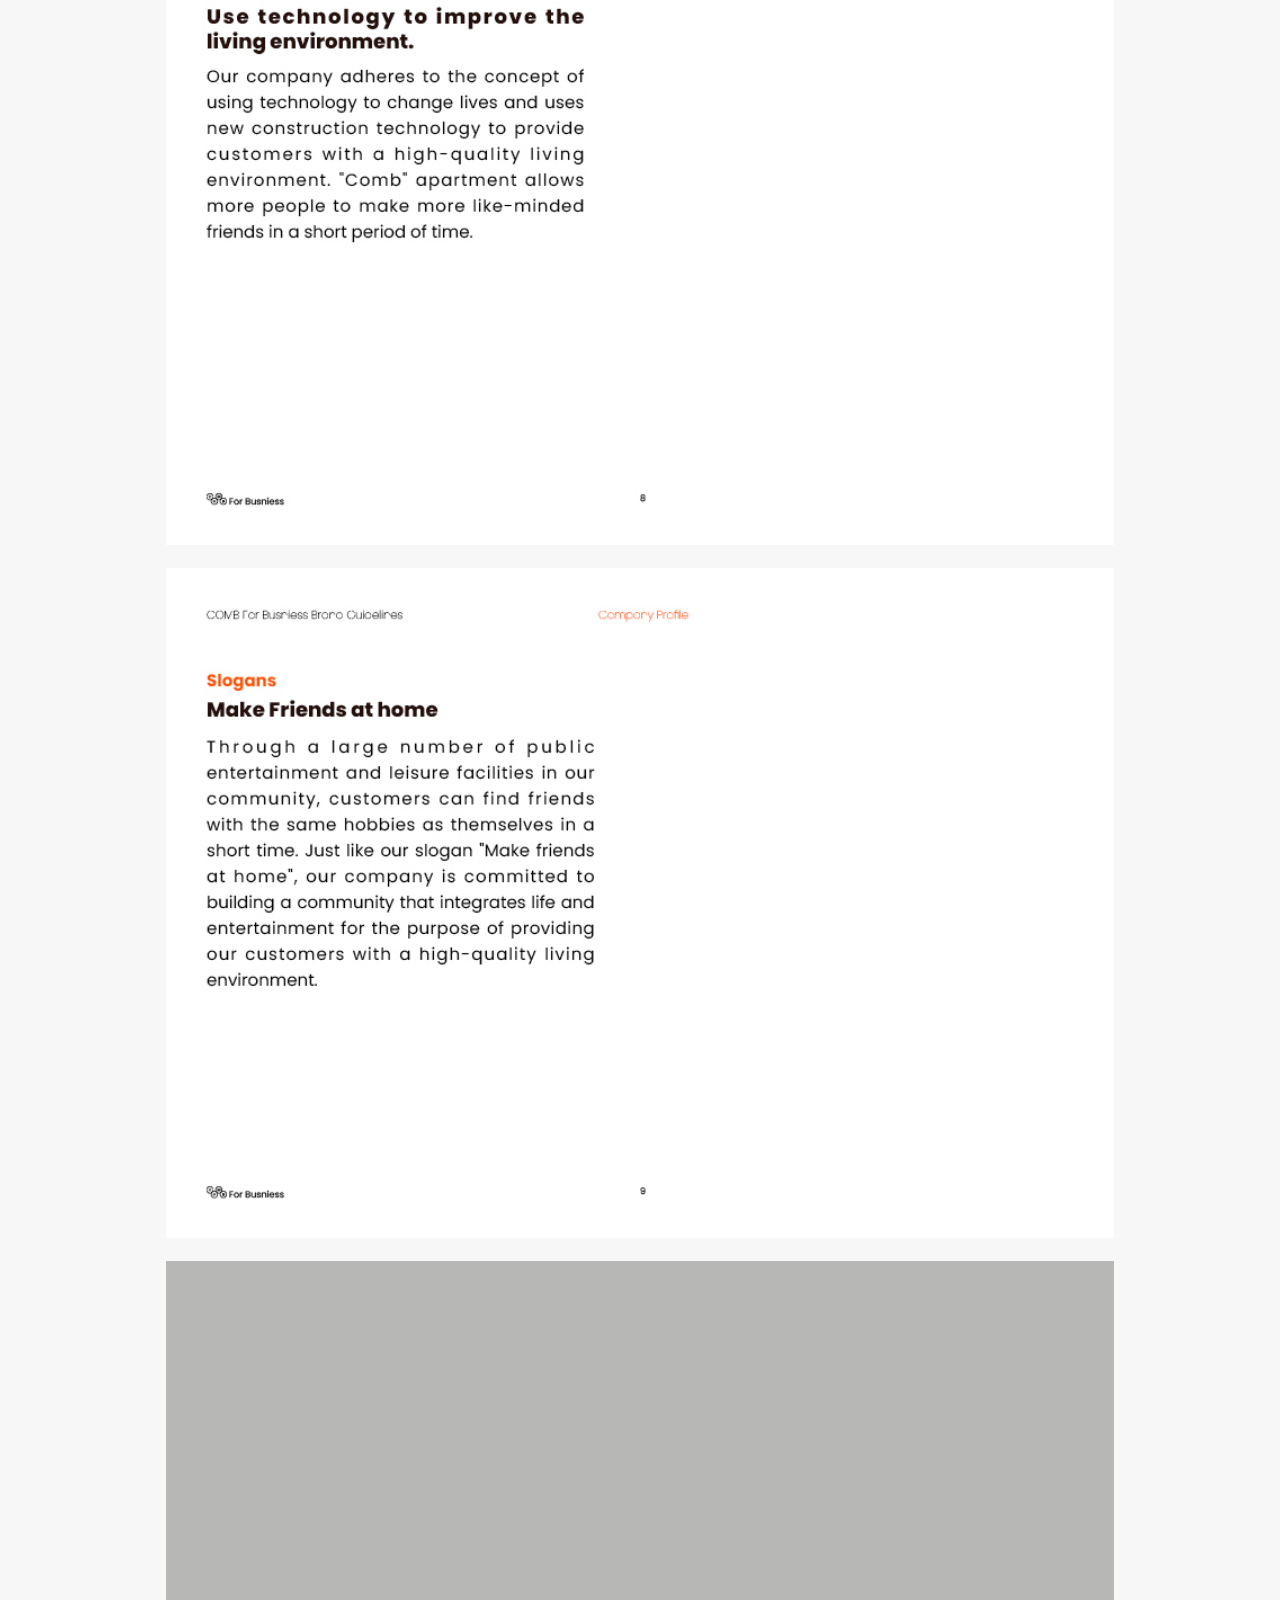
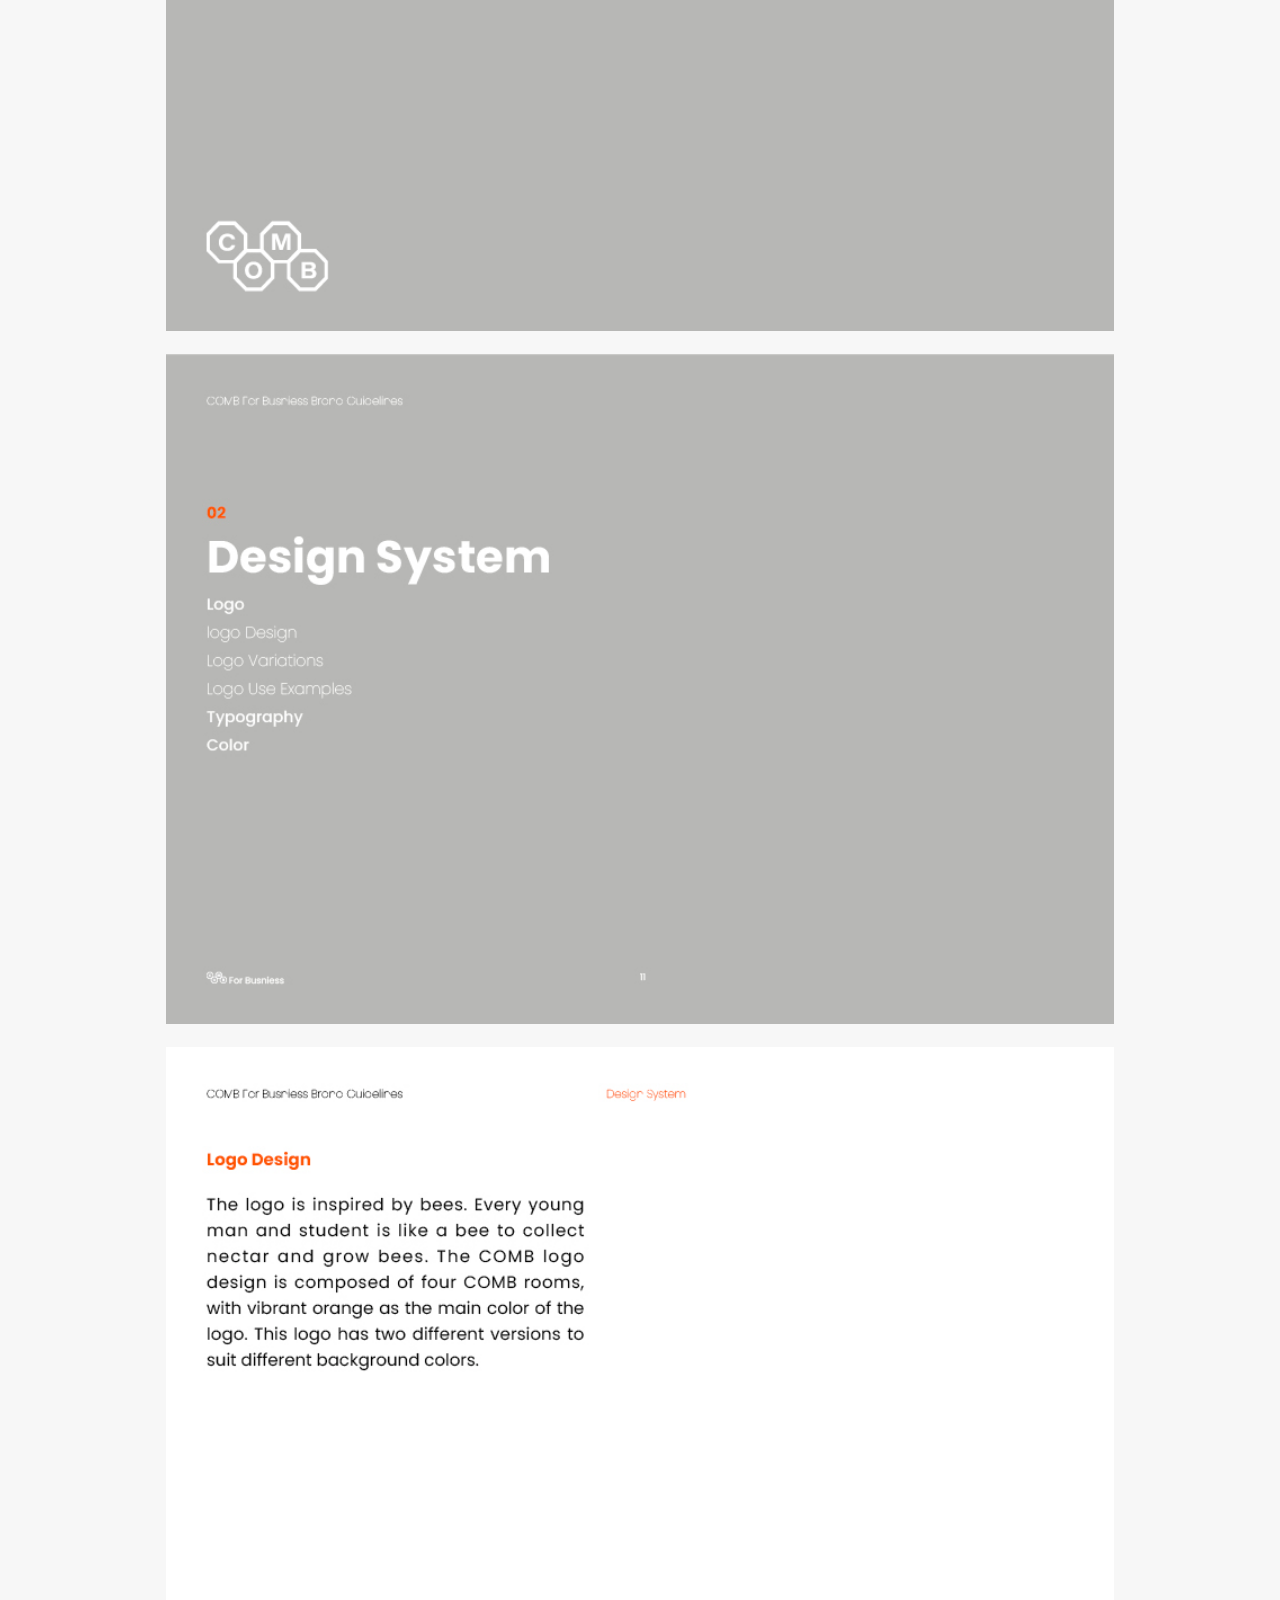
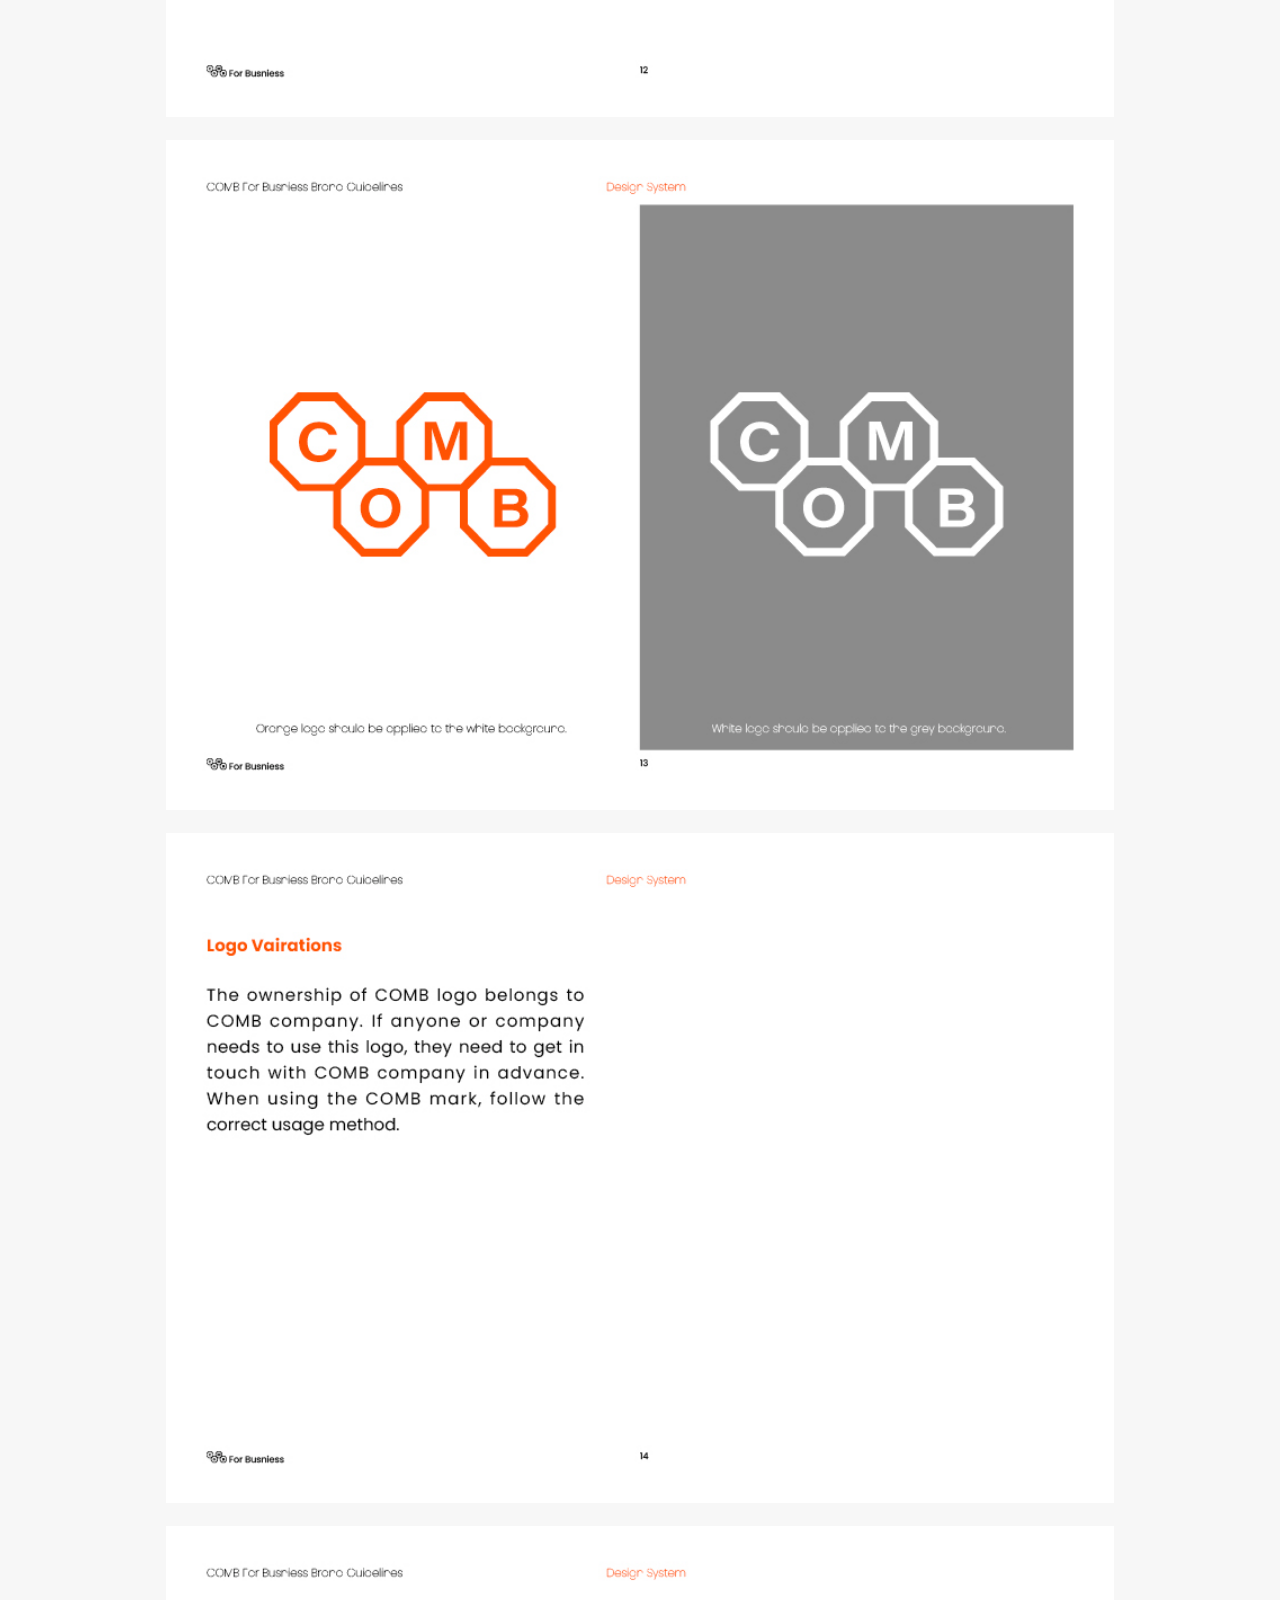
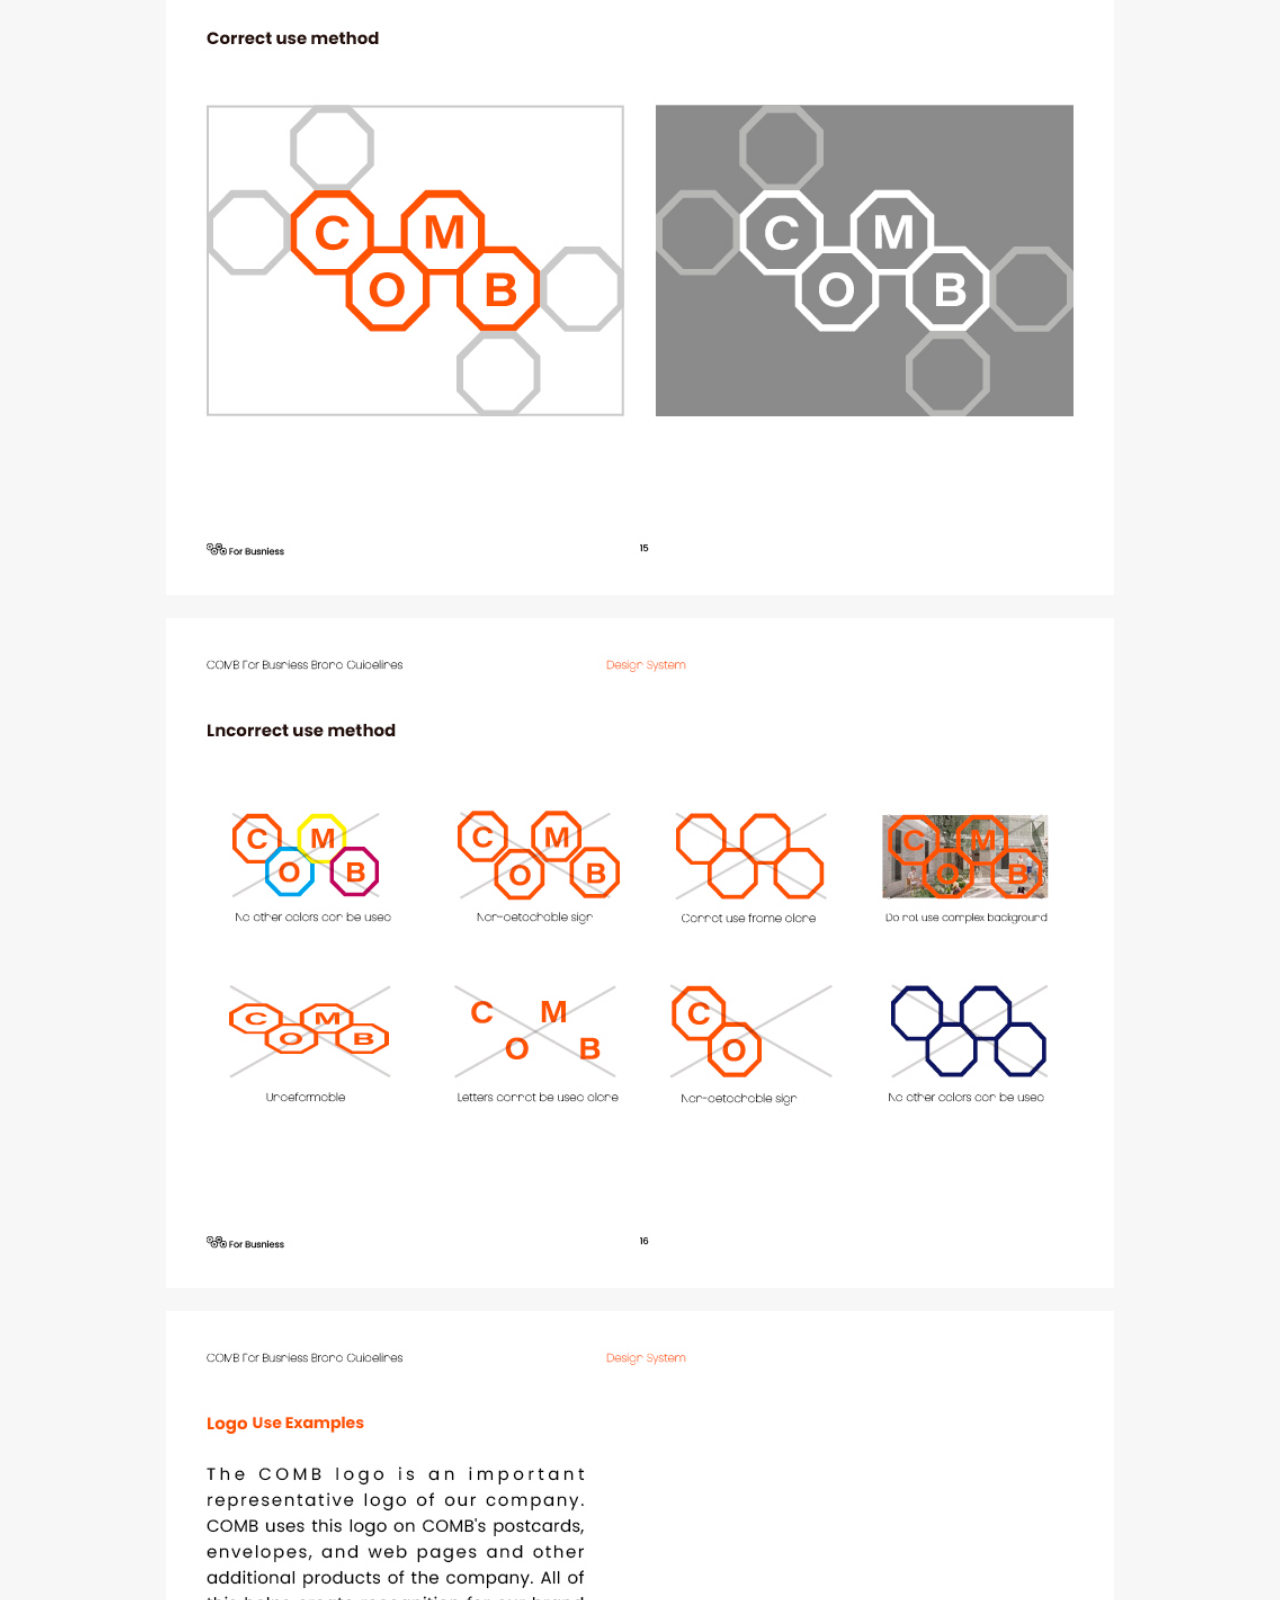
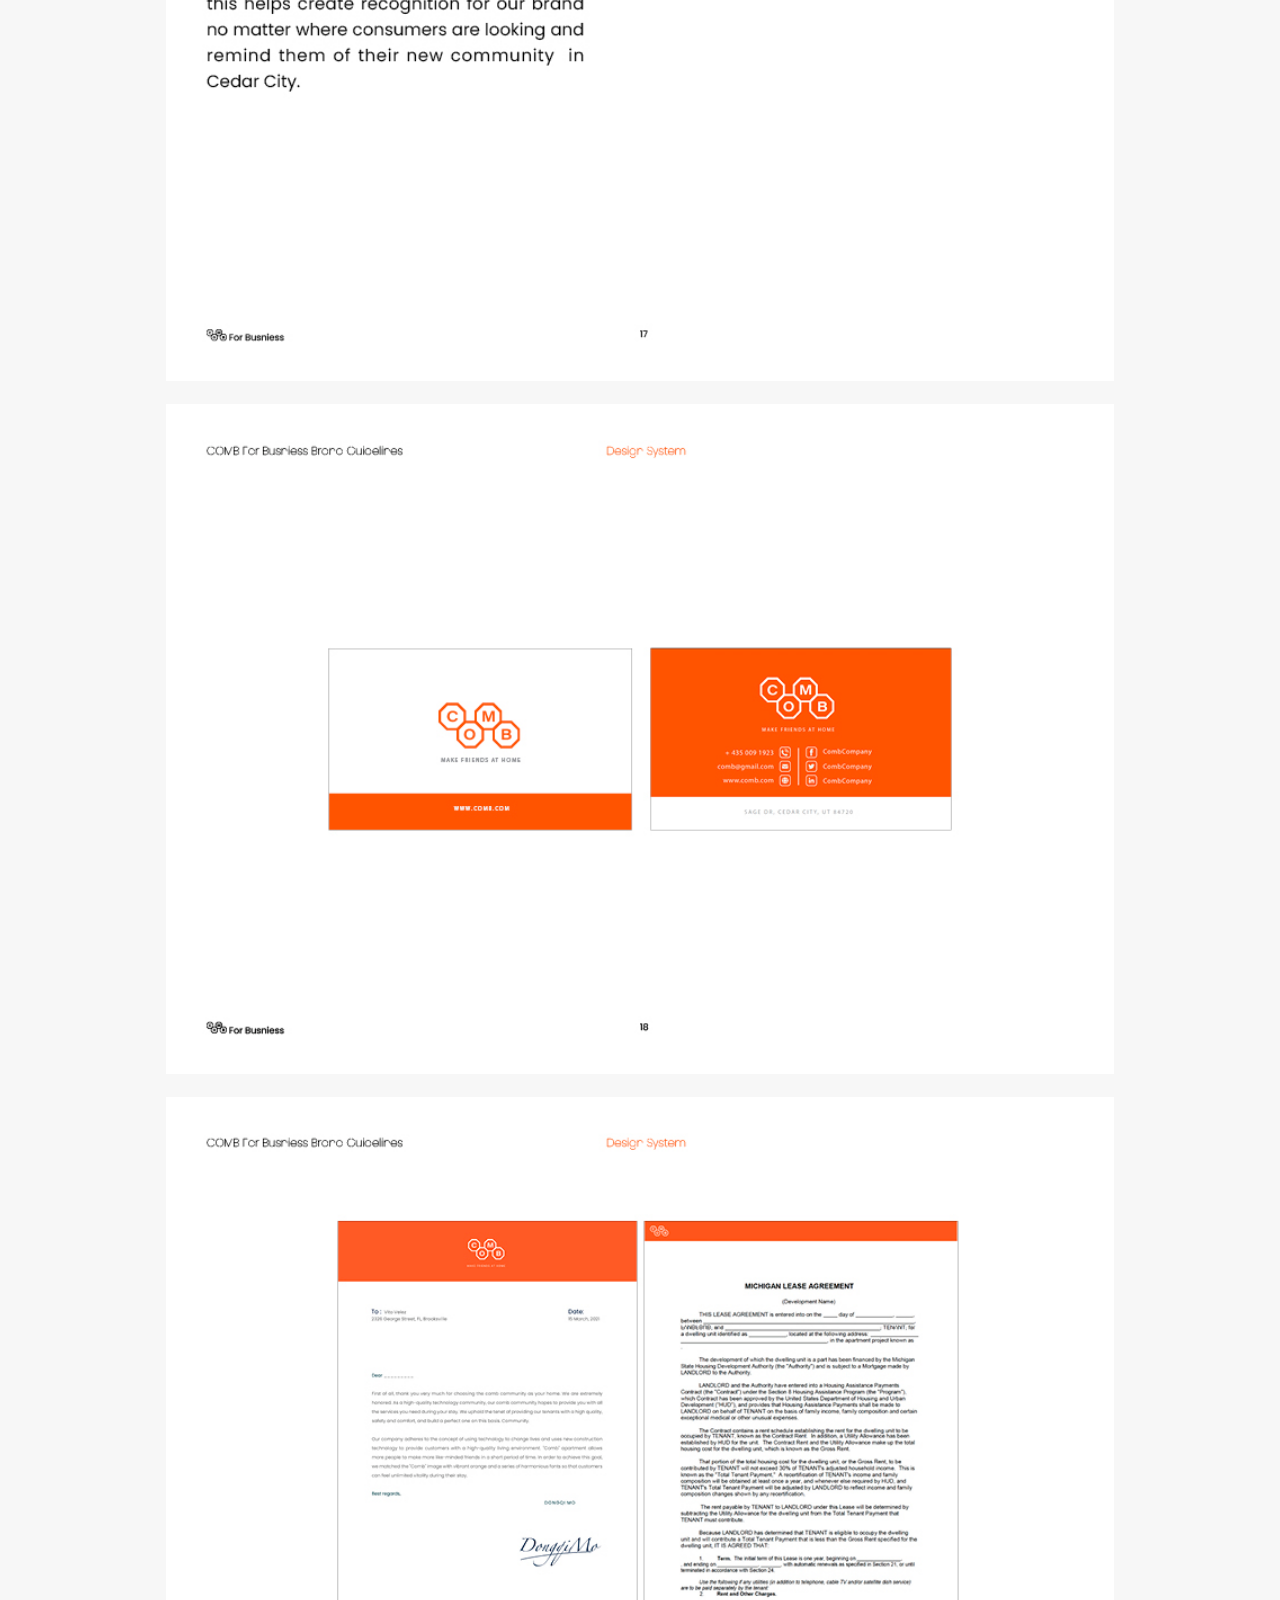
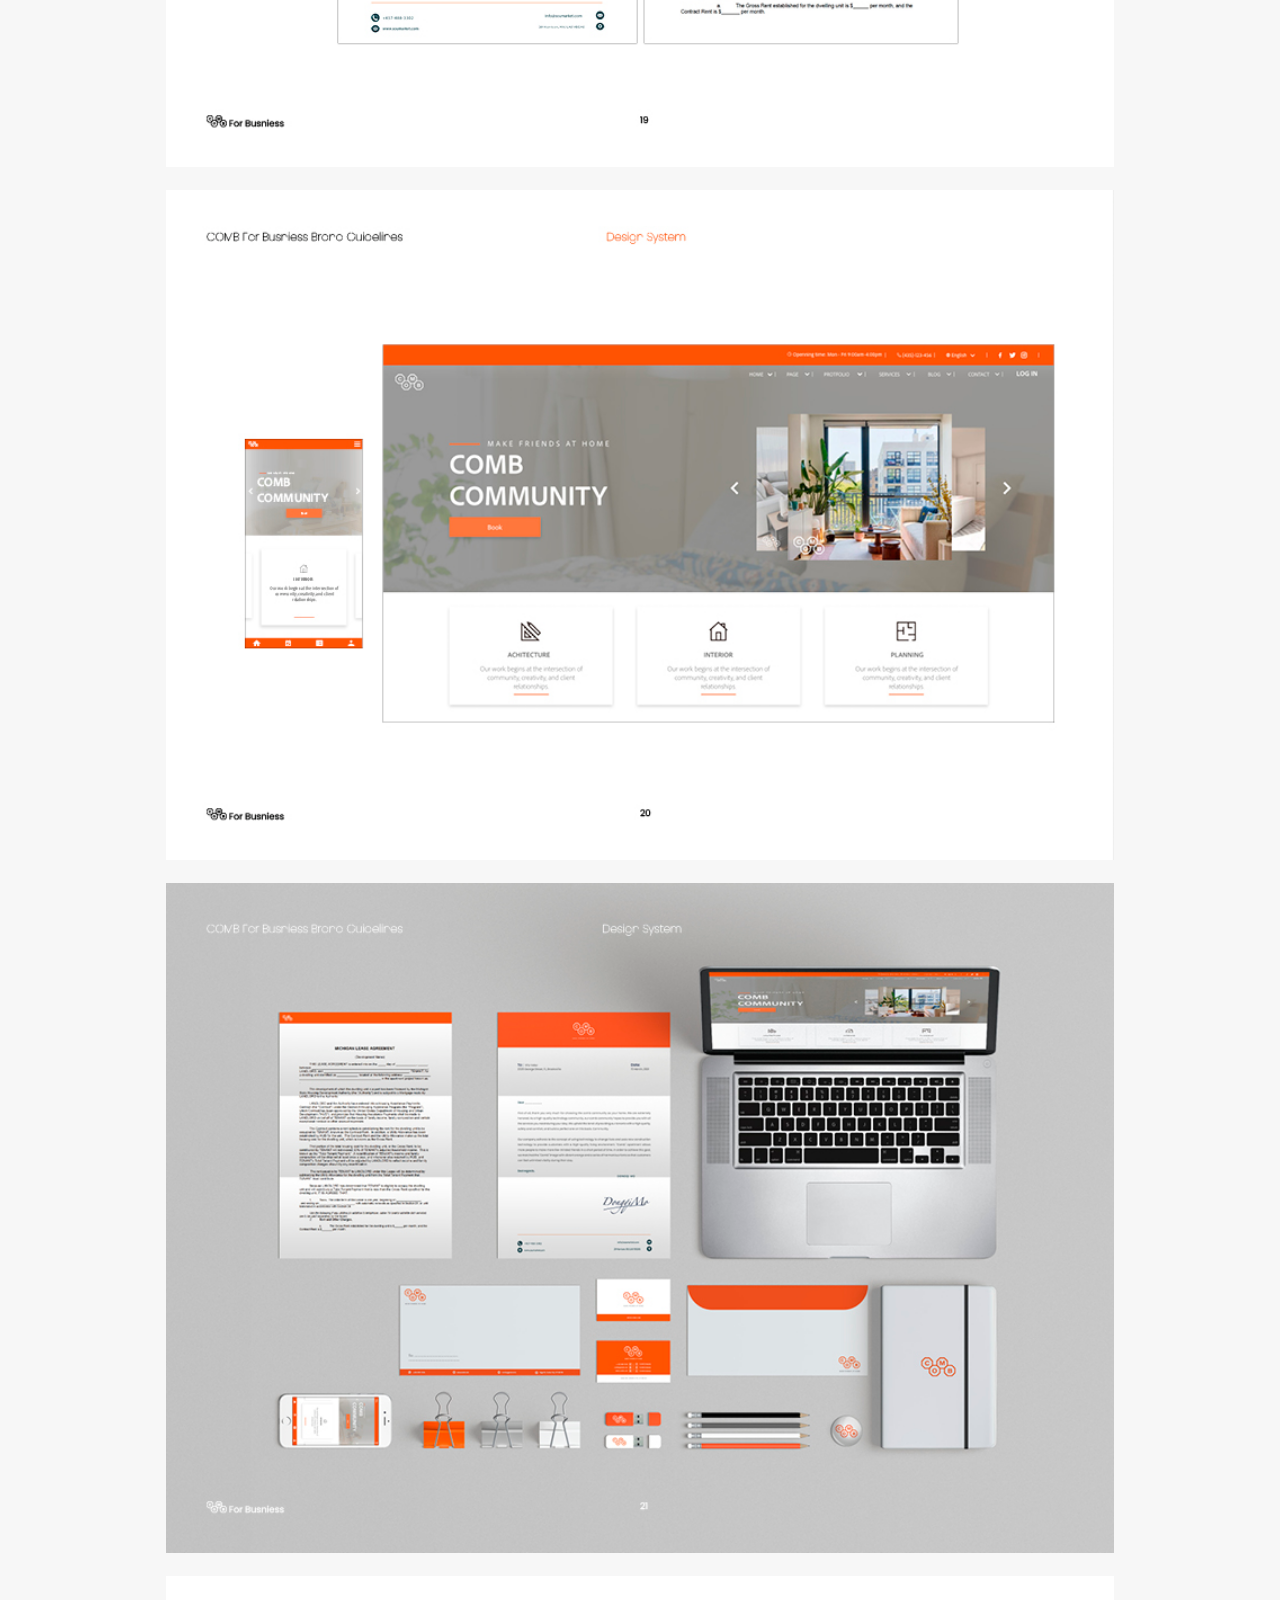
<file: projects/comb-community.html>
<!doctype html>
<html lang="en">
<head>
<meta charset="utf-8">
<meta name="viewport" content="width=device-width, initial-scale=1">
<title>Comb Community | Dongqi Mo</title>
<meta name="description" content="Dongqi Mo — UI/UX designer and XR researcher, MFA in Design, University of California, Davis.">
<link rel="preconnect" href="https://fonts.googleapis.com">
<link rel="preconnect" href="https://fonts.gstatic.com" crossorigin>
<link href="https://fonts.googleapis.com/css2?family=Barlow:wght@300;400;500;600;700&family=Kaushan+Script&display=swap" rel="stylesheet">
<link rel="stylesheet" href="../css/style.css">
<link rel="icon" href="../favicon.svg" type="image/svg+xml">
</head>
<body class="">
<header class="site-header">
  <div class="inner">
    <a class="logo" href="../index.html" aria-label="Dongqi Mo — home">Dm</a>
    <nav class="nav" aria-label="Main">
      <a href="../index.html">Home</a>
      <a href="../industry-projects.html">Industry Projects</a>
      <a href="../mentorship-showcase.html">Mentorship Showcase</a>
      <a href="../cv.html">CV</a>
      <a href="../about.html">About</a>
    </nav>
  </div>
</header>
<main>
<div class="container">
  <h1 class="subhead" style="font-size:30px">COMB community</h1>
  <p class="light">Hoping that through innovation, intelligent technology, ecological sustainability, intelligent social networking and other perspectives to provide suitable COMB community for today's young people and help the government find new solutions. Transportation, housing, social networking, environment, safety and information are my major research directions. Now, I show my exploration in convenient housing and information communication. In the future, I will continue to improve the remaining four aspects.(This project has been pre-approved by Cedar City, Utah Economic Development Office.)</p>
  <div class="longform">
    <img src="../images/b8df82_aff64b9e8be6446dbee8b91b7d827999.jpg" alt="COMB community presentation board 1">
    <img src="../images/b8df82_87bbad7ffeca444c913d725e4373c594.jpg" alt="COMB community presentation board 2">
    <img src="../images/b8df82_ef6177d790dc48398c2aae884977cc14.jpg" alt="COMB community presentation board 3" loading="lazy">
    <img src="../images/b8df82_ee4f301b99964ab1b1996d9129e1cced.jpg" alt="COMB community presentation board 4" loading="lazy">
    <img src="../images/b8df82_b2bb6619a6da418bbf2c8a105beae8bd.jpg" alt="COMB community presentation board 5" loading="lazy">
    <img src="../images/b8df82_01fa5aad0b2649c1bf552ef94ead5405.jpg" alt="COMB community presentation board 6" loading="lazy">
    <img src="../images/b8df82_87424506eeff4fd4978eae33a09e4ce7.jpg" alt="COMB community presentation board 7" loading="lazy">
    <img src="../images/b8df82_4ab36809ce9042fb98bce717ce9c243a.jpg" alt="COMB community presentation board 8" loading="lazy">
    <img src="../images/b8df82_19bdee3619bd4deca202e916773a6a15.jpg" alt="COMB community presentation board 9" loading="lazy">
    <img src="../images/b8df82_2a9cc896ab4b40758341f5a093e467d4.jpg" alt="COMB community presentation board 10" loading="lazy">
    <img src="../images/b8df82_e9bf5fcd7da547ba8ff7717ba15c1dca.jpg" alt="COMB community presentation board 11" loading="lazy">
    <img src="../images/b8df82_1bc3c0cc6b8b4f4c94bf5767793ccb47.jpg" alt="COMB community presentation board 12" loading="lazy">
    <img src="../images/b8df82_acf557516964495cbd9cfbefb1c374a2.jpg" alt="COMB community presentation board 13" loading="lazy">
    <img src="../images/b8df82_745929ee34c04b58b9a903307195599b.jpg" alt="COMB community presentation board 14" loading="lazy">
    <img src="../images/b8df82_eaf19424b4ad44f7a15eea96fbf54615.jpg" alt="COMB community presentation board 15" loading="lazy">
    <img src="../images/b8df82_e3e9758532de404195696435042ed911.jpg" alt="COMB community presentation board 16" loading="lazy">
    <img src="../images/b8df82_baa5526cddd74621a671e6821b402892.jpg" alt="COMB community presentation board 17" loading="lazy">
    <img src="../images/b8df82_c03b2bc59adc47af879cc1800ce7550f.jpg" alt="COMB community presentation board 18" loading="lazy">
    <img src="../images/b8df82_722d2fbe8fbf4d1fbe6cacd7232433b3.jpg" alt="COMB community presentation board 19" loading="lazy">
    <img src="../images/b8df82_198d2cac3ca7471a9e1fe9421b890ba2.jpg" alt="COMB community presentation board 20" loading="lazy">
    <img src="../images/b8df82_de84b6429c734ba79380428bd376badf.jpg" alt="COMB community presentation board 21" loading="lazy">
    <img src="../images/b8df82_3bb13964b48c45f99f3060820d1a5620.jpg" alt="COMB community presentation board 22" loading="lazy">
    <img src="../images/b8df82_e7794f0f3177425d9727e9a045aa58f7.jpg" alt="COMB community presentation board 23" loading="lazy">
    <img src="../images/b8df82_da0d14187f694ecbb92ccebb2c01b9f8.jpg" alt="COMB community presentation board 24" loading="lazy">
    <img src="../images/b8df82_ea22af42bb944329aa0aeeb0b0f4e5ab.jpg" alt="COMB community presentation board 25" loading="lazy">
    <img src="../images/b8df82_0dc0751d83d24b7a8528c0f4ce178808.jpg" alt="COMB community presentation board 26" loading="lazy">
    <img src="../images/b8df82_54eed49def3247e2b4e9b7b6a8006ebf.jpg" alt="COMB community presentation board 27" loading="lazy">
    <img src="../images/b8df82_5081b872acfb496288222d55b8916743.jpg" alt="COMB community presentation board 28" loading="lazy">
    <img src="../images/b8df82_265a3389baec49b58c9ad1dff5e0ec09.jpg" alt="COMB community presentation board 29" loading="lazy">
    <img src="../images/b8df82_4a2220262d7247f9970c3ed65651edc0.jpg" alt="COMB community presentation board 30" loading="lazy">
    <img src="../images/b8df82_91e5d204265048fab7ecdb72123104da.jpg" alt="COMB community presentation board 31" loading="lazy">
    <img src="../images/b8df82_17fdd762dd5844c1856d9ef6ed245ca2.jpg" alt="COMB community presentation board 32" loading="lazy">
    <img src="../images/b8df82_61a9090fd46345f8ba441732bb08697d.jpg" alt="COMB community presentation board 33" loading="lazy">
    <img src="../images/b8df82_b18d5767238e4a60b4e3cba708cc8c26.jpg" alt="COMB community presentation board 34" loading="lazy">
    <img src="../images/b8df82_b7836b8929f2462185bd53c166196f20.jpg" alt="COMB community presentation board 35" loading="lazy">
    <img src="../images/b8df82_4d50e4083a9b4570b0a85e3ba9f89540.jpg" alt="COMB community presentation board 36" loading="lazy">
    <img src="../images/b8df82_b84e2c2bd9294320b98e87a1f30ff59e.jpg" alt="COMB community presentation board 37" loading="lazy">
    <img src="../images/b8df82_724b5e1fca904d99ae27384ab6b92ad4.jpg" alt="COMB community presentation board 38" loading="lazy">
    <img src="../images/b8df82_ebb8e77e5a544261850044776e301046.jpg" alt="COMB community presentation board 39" loading="lazy">
    <img src="../images/b8df82_17cf6bd7208141159ffd4d0f2f550a3d.jpg" alt="COMB community presentation board 40" loading="lazy">
    <img src="../images/b8df82_8afc0dae134c4e8095111353345a820d.jpg" alt="COMB community presentation board 41" loading="lazy">
  </div>
</div>
</main>
<footer class="site-footer">
  <div class="container"><p>© 2024 by Dongqimo</p></div>
</footer>
</body>
</html>
</file>
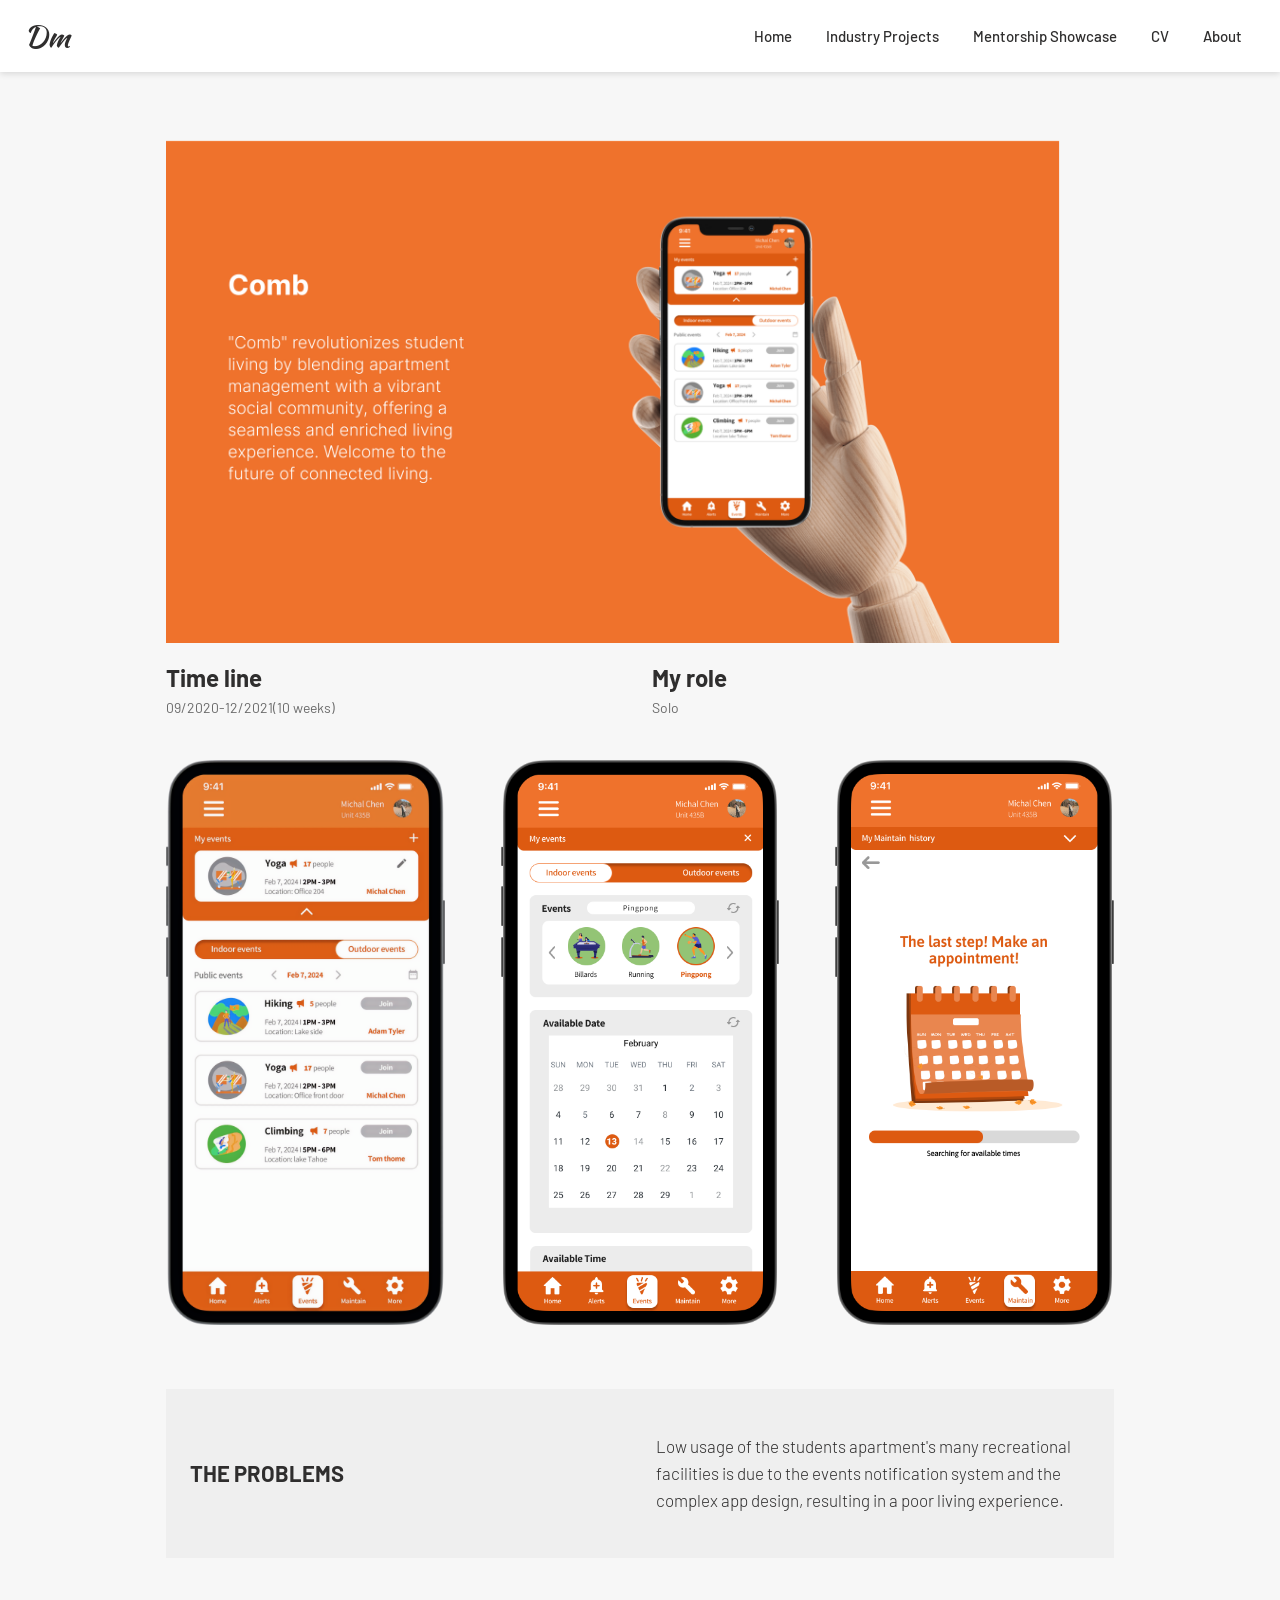
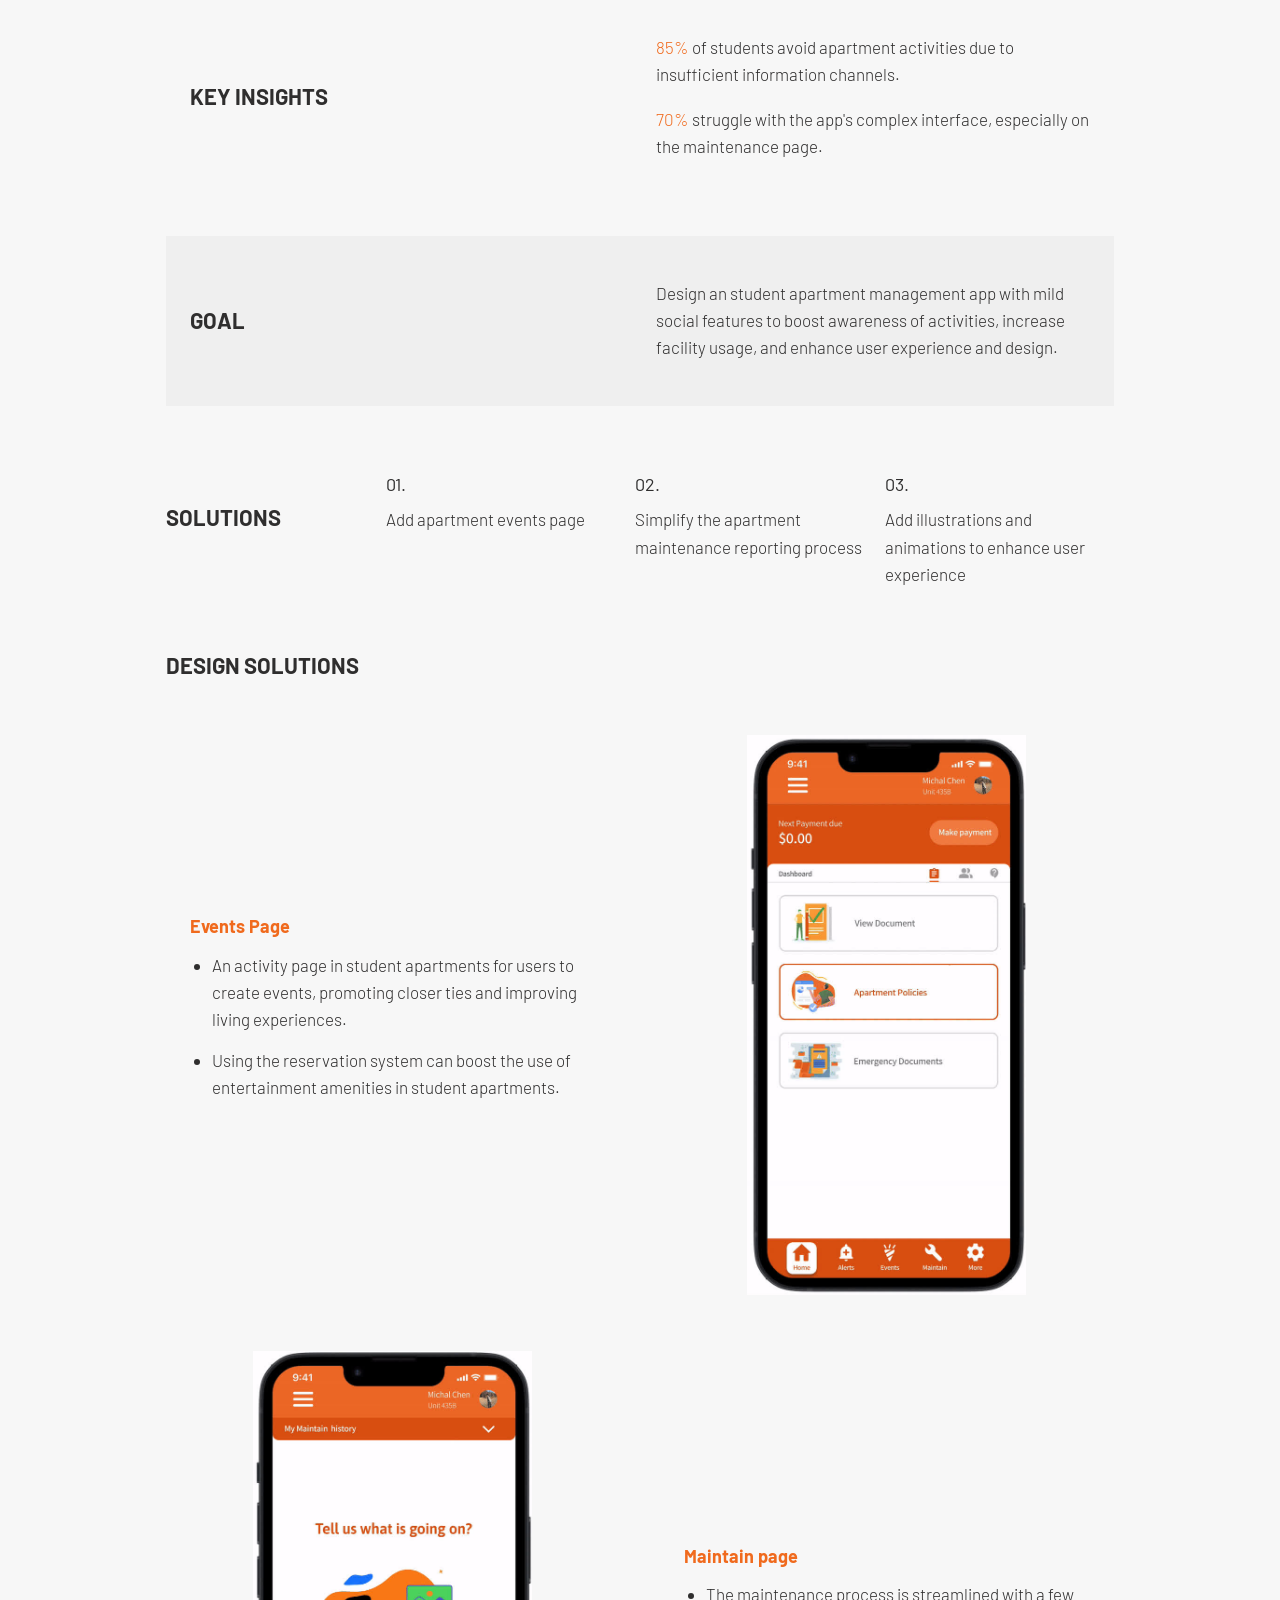
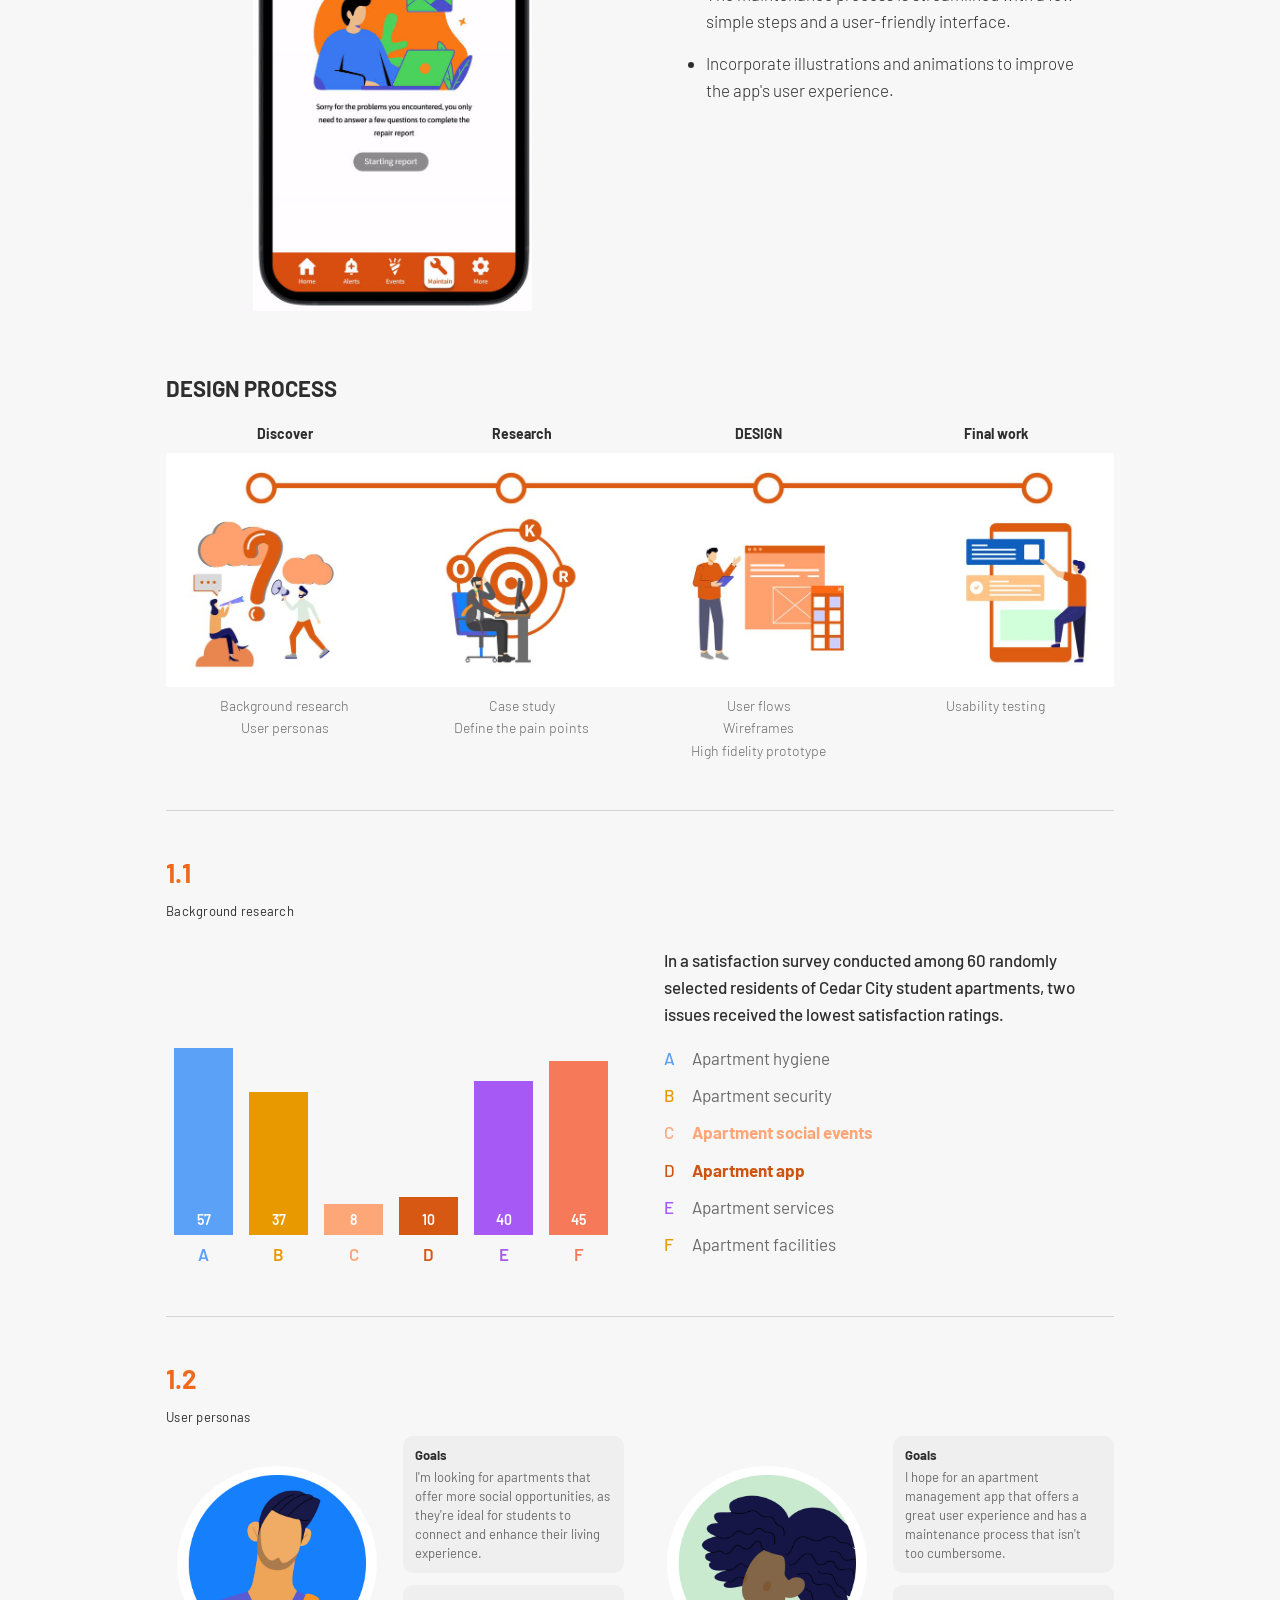
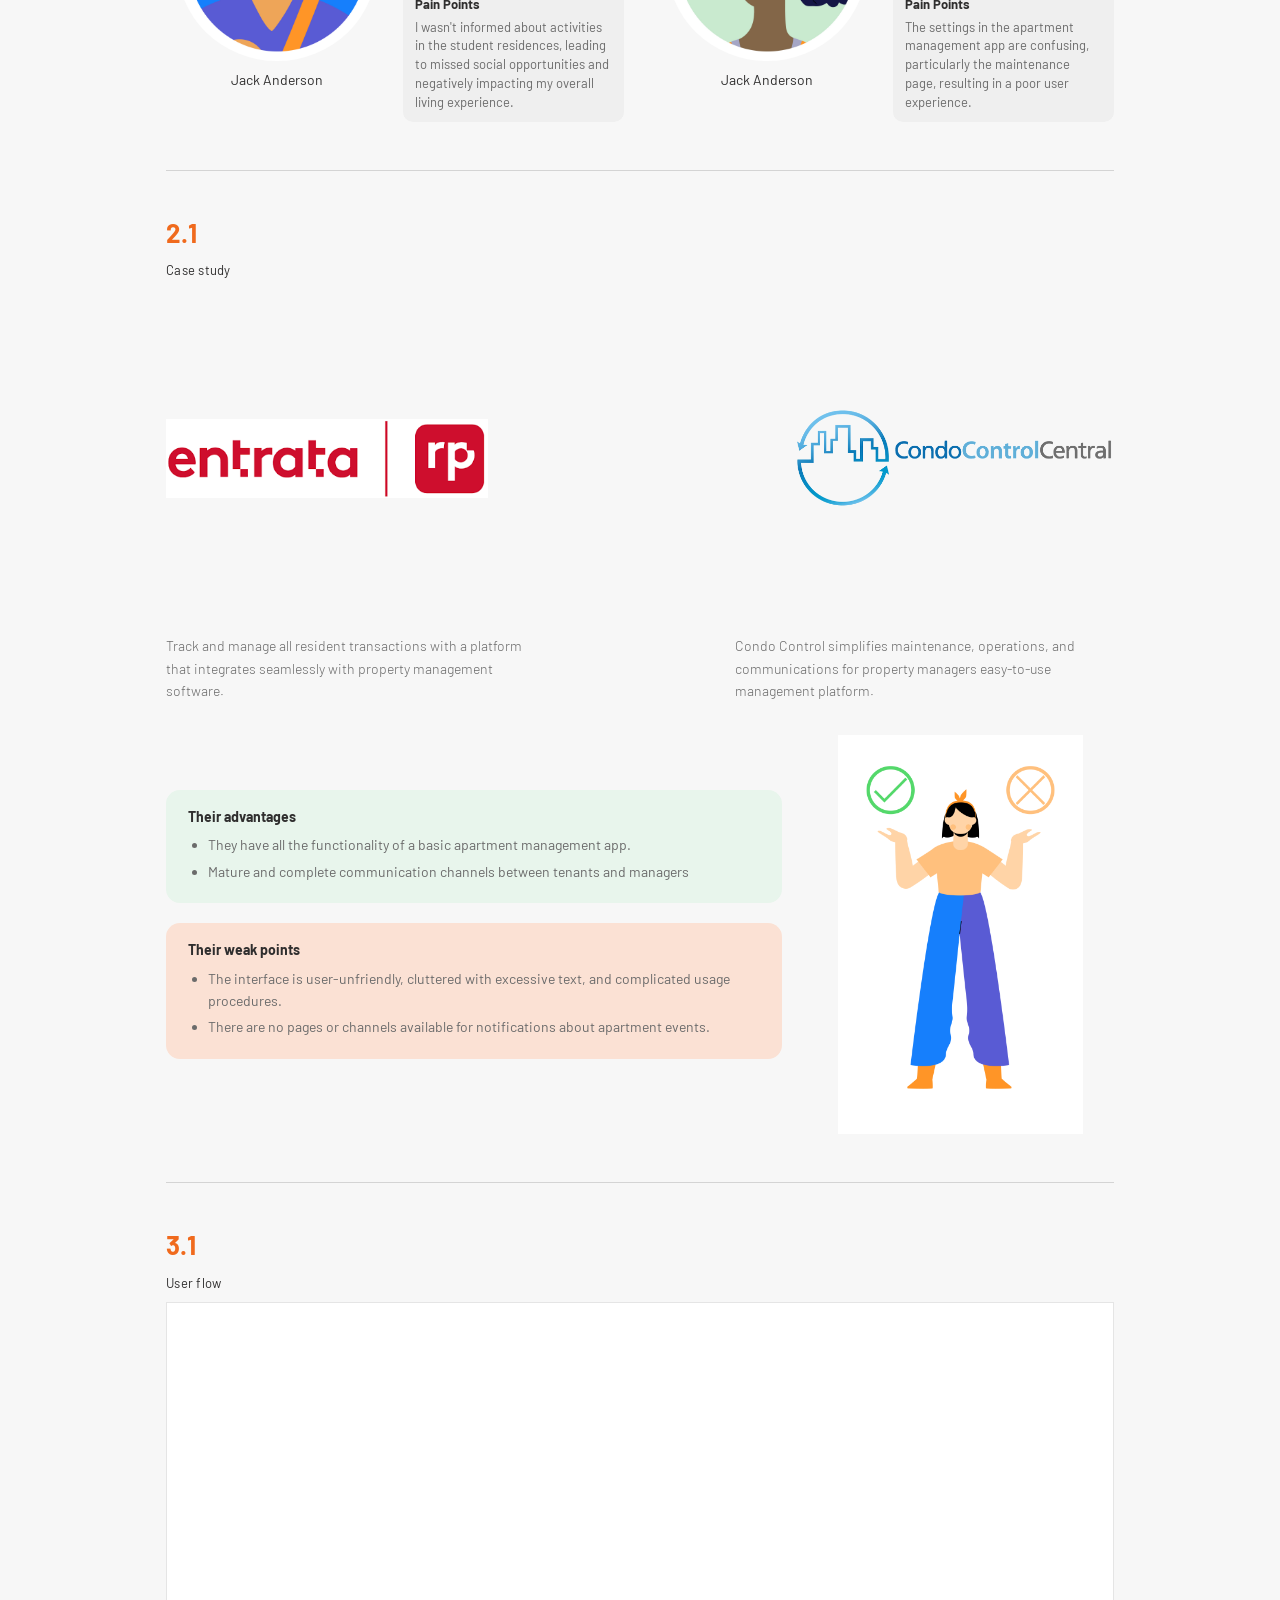
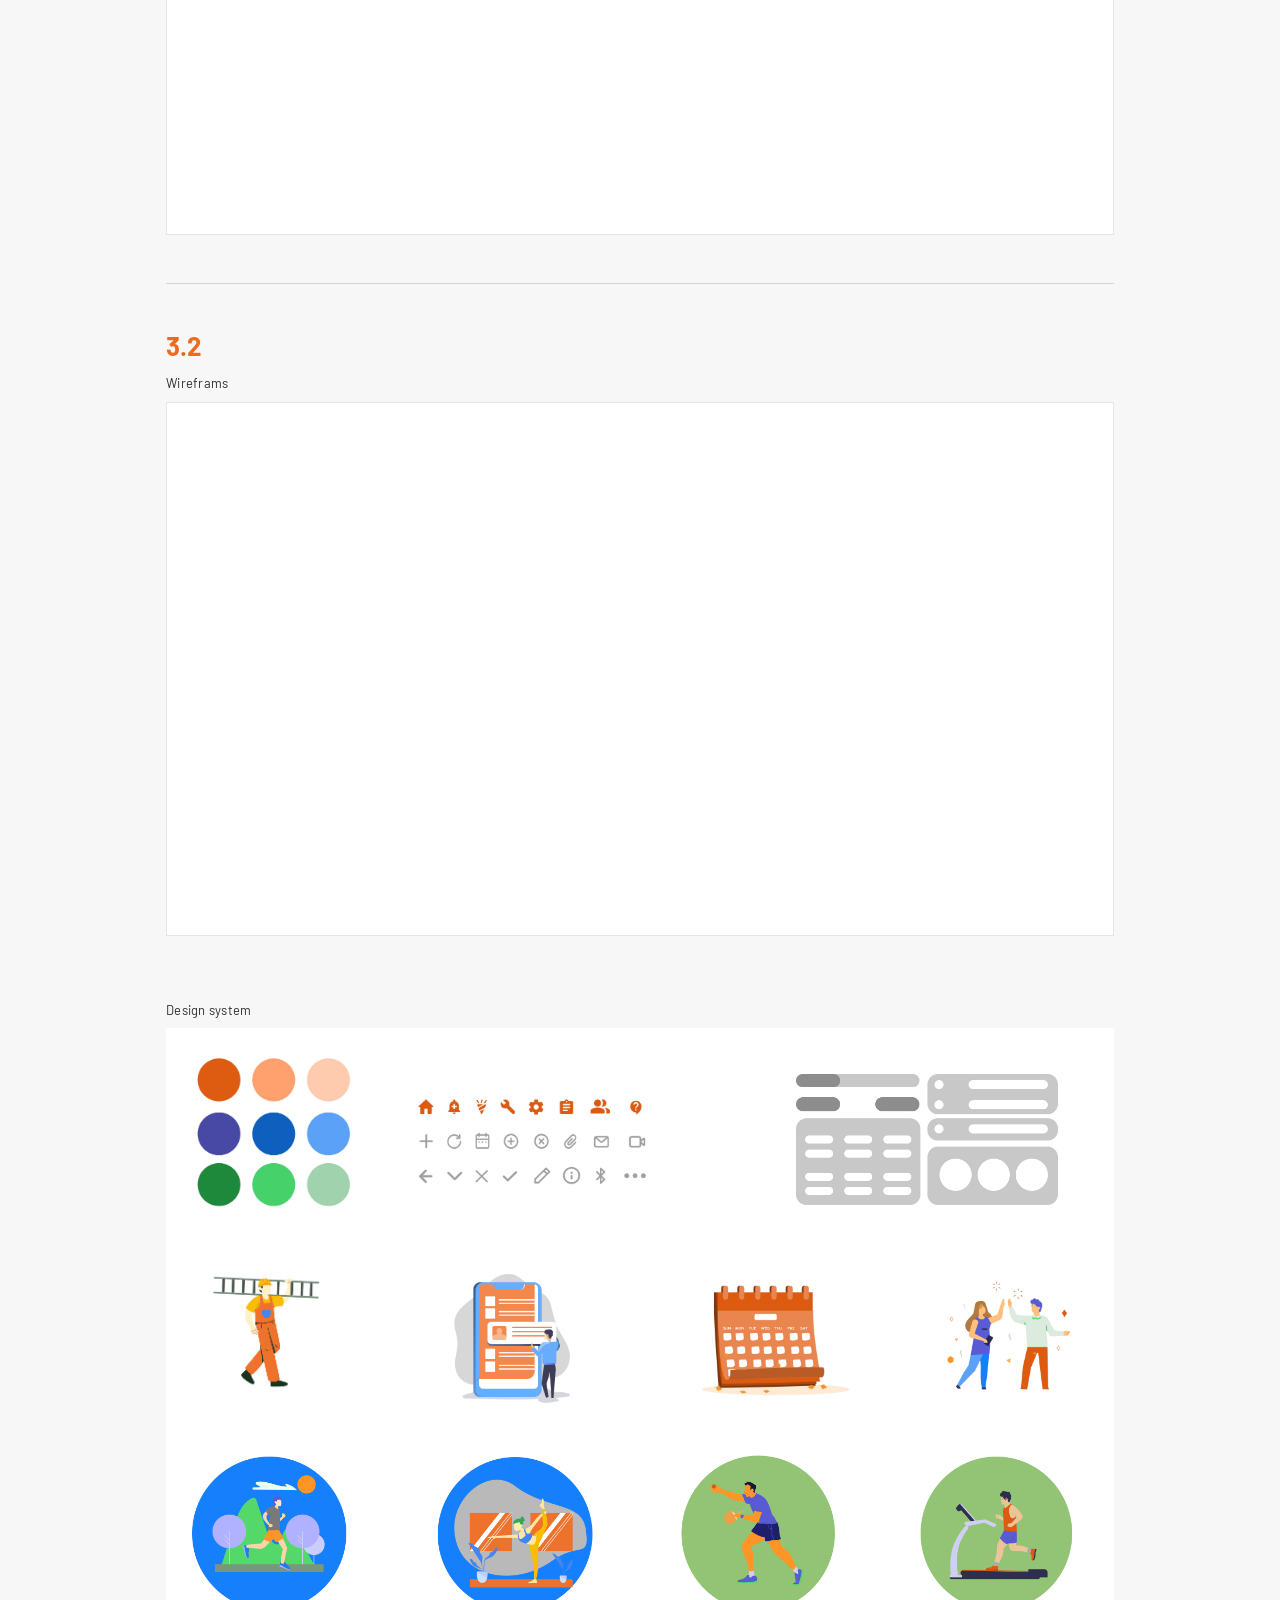
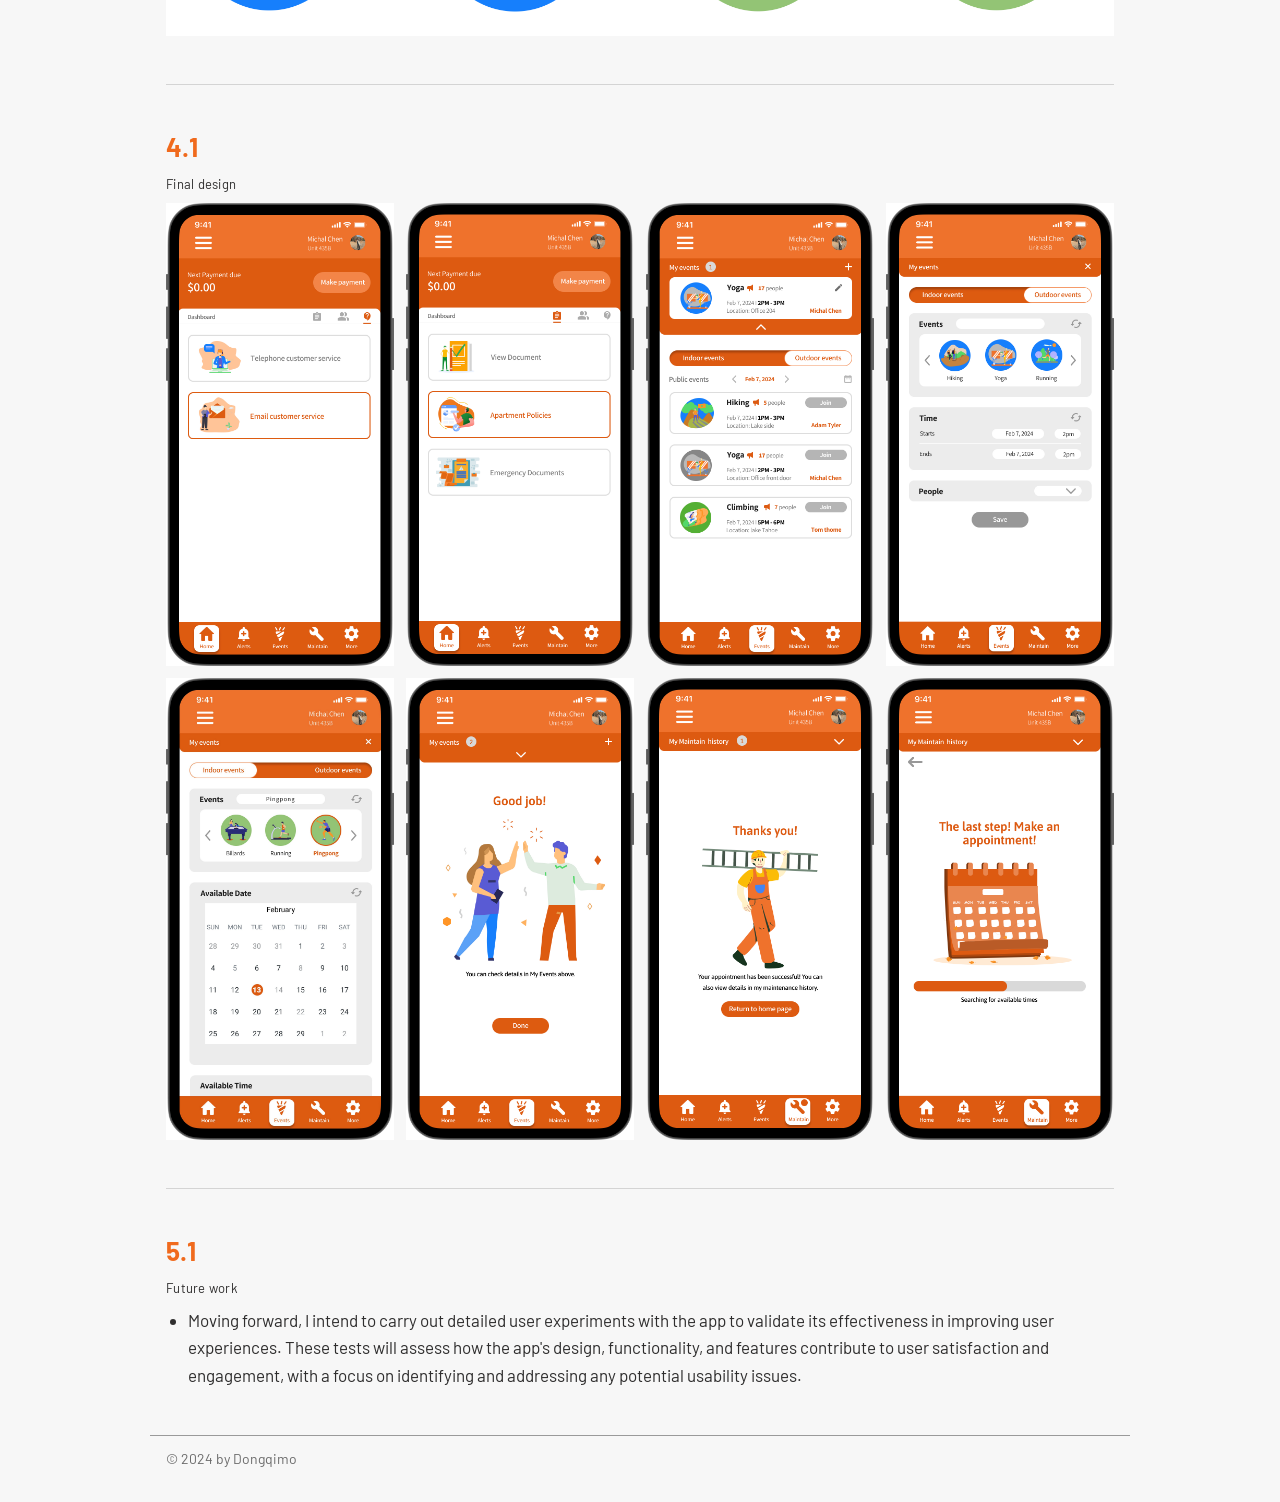
<file: projects/comb.html>
<!doctype html>
<html lang="en">
<head>
<meta charset="utf-8">
<meta name="viewport" content="width=device-width, initial-scale=1">
<title>Comb | Dongqi Mo</title>
<meta name="description" content="Dongqi Mo — UI/UX designer and XR researcher, MFA in Design, University of California, Davis.">
<link rel="preconnect" href="https://fonts.googleapis.com">
<link rel="preconnect" href="https://fonts.gstatic.com" crossorigin>
<link href="https://fonts.googleapis.com/css2?family=Barlow:wght@300;400;500;600;700&family=Kaushan+Script&display=swap" rel="stylesheet">
<link rel="stylesheet" href="../css/style.css">
<link rel="icon" href="../favicon.svg" type="image/svg+xml">
</head>
<body class="theme-comb">
<header class="site-header">
  <div class="inner">
    <a class="logo" href="../index.html" aria-label="Dongqi Mo — home">Dm</a>
    <nav class="nav" aria-label="Main">
      <a href="../index.html">Home</a>
      <a href="../industry-projects.html">Industry Projects</a>
      <a href="../mentorship-showcase.html">Mentorship Showcase</a>
      <a href="../cv.html">CV</a>
      <a href="../about.html">About</a>
    </nav>
  </div>
</header>
<main>
<div class="container">
  <div class="cs-hero">
    <img src="../images/b8df82_cd8f7a3234d24570a36aa24560f64f5c.png" alt="Comb — revolutionizes student living by blending apartment management with a vibrant social community">
  </div>
  <div class="cs-meta">
    <div><h2>Time line</h2><p>09/2020-12/2021(10 weeks)</p></div>
    <div><h2>My role</h2><p>Solo</p></div>
  </div>

  <div class="row" style="margin-top:40px">
    <img src="../images/b8df82_2807cb1fa2ff4ca792ba304fc5da8024.png" alt="Events screen" style="width:29.4%">
    <img src="../images/b8df82_b89d263bc3f043198d1a6bf0e1f2b0b7.png" alt="Reservation screen" style="width:29.4%">
    <img src="../images/b8df82_83ac54525cb242a5b63e8bfafebb5fca.png" alt="Maintenance appointment screen" style="width:29.4%">
  </div>

  <section class="section panels">
    <div class="panel">
      <h2>The Problems</h2>
      <div class="body"><p>Low usage of the students apartment's many recreational facilities is due to the events notification system and the complex app design, resulting in a poor living experience.</p></div>
    </div>
    <div class="panel no-bg">
      <h2>Key Insights</h2>
      <div class="body">
        <p><span class="hl">85%</span> of students avoid apartment activities due to insufficient information channels.</p>
        <p><span class="hl">70%</span> struggle with the app's complex interface, especially on the maintenance page.</p>
      </div>
    </div>
    <div class="panel">
      <h2>Goal</h2>
      <div class="body"><p>Design an student apartment management app with mild social features to boost awareness of activities, increase facility usage, and enhance user experience and design.</p></div>
    </div>
  </section>

  <section class="section solutions">
    <h2>Solutions</h2>
    <div><div class="n">01.</div><p>Add apartment events page</p></div>
    <div><div class="n">02.</div><p>Simplify the apartment maintenance reporting process</p></div>
    <div><div class="n">03.</div><p>Add illustrations and animations to enhance user experience</p></div>
  </section>

  <section class="section">
    <h2 class="panel" style="background:none;padding:0;display:block;font-size:22px">DESIGN SOLUTIONS</h2>
    <div class="feature">
      <div class="feature-text">
        <h3>Events Page</h3>
        <ul class="bullets light">
          <li>An activity page in student apartments for users to create events, promoting closer ties and improving living experiences.</li>
          <li>Using the reservation system can boost the use of entertainment amenities in student apartments.</li>
        </ul>
      </div>
      <div class="feature-media">
        <video src="../images/b8df82_4bbd125af1884b8a90f9b6a5d0285ca3.mp4" poster="../images/b8df82_4bbd125af1884b8a90f9b6a5d0285ca3.poster.jpg" autoplay muted loop playsinline style="max-height:560px"></video>
      </div>
    </div>
    <div class="feature reverse">
      <div class="feature-text">
        <h3>Maintain page</h3>
        <ul class="bullets light">
          <li>The maintenance process is streamlined with a few simple steps and a user-friendly interface.</li>
          <li>Incorporate illustrations and animations to improve the app's user experience.</li>
        </ul>
      </div>
      <div class="feature-media">
        <video src="../images/b8df82_35627c6016114bce859d6ca0b587eab0.mp4" poster="../images/b8df82_35627c6016114bce859d6ca0b587eab0.poster.jpg" autoplay muted loop playsinline style="max-height:560px"></video>
      </div>
    </div>
  </section>

  <section class="section">
    <h2 style="font-size:22px;margin-bottom:20px">DESIGN PROCESS</h2>
    <div class="process-steps"><b>Discover</b><b>Research</b><b>DESIGN</b><b>Final work</b></div>
    <img src="../images/b8df82_369da172d726422c9dea7fc8af1abf7c.jpg" alt="Design process timeline" loading="lazy" style="width:100%;height:auto;margin:8px 0">
    <div class="process-steps">
      <div><span>Background research</span><span>User personas</span></div>
      <div><span>Case study</span><span>Define the pain points</span></div>
      <div><span>User flows</span><span>Wireframes</span><span>High fidelity prototype</span></div>
      <div><span>Usability testing</span></div>
    </div>
  </section>

  <hr class="divider">
  <section>
    <div class="num">1.1</div>
    <p class="label plain" style="font-weight:400">Background research</p>
    <div class="chart-wrap">
      <div class="bars" role="img" aria-label="Satisfaction survey scores: A 57, B 37, C 8, D 10, E 40, F 45">
        <div class="bar"><div class="fill" style="height:100%;background:#5ba1f7">57</div><div class="key" style="color:#5ba1f7">A</div></div>
        <div class="bar"><div class="fill" style="height:65%;background:#e99900">37</div><div class="key" style="color:#e99900">B</div></div>
        <div class="bar"><div class="fill" style="height:14%;background:#fda779">8</div><div class="key" style="color:#fda779">C</div></div>
        <div class="bar"><div class="fill" style="height:17.5%;background:#d65812">10</div><div class="key" style="color:#d65812">D</div></div>
        <div class="bar"><div class="fill" style="height:70%;background:#a759f5">40</div><div class="key" style="color:#a759f5">E</div></div>
        <div class="bar"><div class="fill" style="height:79%;background:#f67a5a">45</div><div class="key" style="color:#f67a5a">F</div></div>
      </div>
      <div>
        <p style="font-weight:500">In a satisfaction survey conducted among 60 randomly selected residents of Cedar City student apartments, two issues received the lowest satisfaction ratings.</p>
        <ul class="legend">
          <li><b style="color:#5ba1f7">A</b>Apartment hygiene</li>
          <li><b style="color:#e99900">B</b>Apartment security</li>
          <li class="em" style="color:#fda779"><b>C</b>Apartment social events</li>
          <li class="em" style="color:#cd5411"><b>D</b>Apartment app</li>
          <li><b style="color:#a759f5">E</b>Apartment services</li>
          <li><b style="color:#e99900">F</b>Apartment facilities</li>
        </ul>
      </div>
    </div>
  </section>

  <hr class="divider">
  <section>
    <div class="num">1.2</div>
    <p class="label plain" style="font-weight:400">User personas</p>
    <div class="personas">
      <div class="persona">
        <figure><img src="../images/b8df82_b6dce0de1f5e475da79a5cabf09e20d9.jpg" alt="Persona avatar" loading="lazy">Jack Anderson</figure>
        <div class="cards">
          <div class="card"><b>Goals</b>I'm looking for apartments that offer more social opportunities, as they're ideal for students to connect and enhance their living experience.</div>
          <div class="card"><b>Pain Points</b>I wasn't informed about activities in the student residences, leading to missed social opportunities and negatively impacting my overall living experience.</div>
        </div>
      </div>
      <div class="persona">
        <figure><img src="../images/b8df82_0f8a7c387e8746a1bee690f5facd99a1.jpg" alt="Persona avatar" loading="lazy">Jack Anderson</figure>
        <div class="cards">
          <div class="card"><b>Goals</b>I hope for an apartment management app that offers a great user experience and has a maintenance process that isn't too cumbersome.</div>
          <div class="card"><b>Pain Points</b>The settings in the apartment management app are confusing, particularly the maintenance page, resulting in a poor user experience.</div>
        </div>
      </div>
    </div>
  </section>

  <hr class="divider">
  <section>
    <div class="num">2.1</div>
    <p class="label plain" style="font-weight:400">Case study</p>
    <div class="row" style="align-items:center;margin:16px 0">
      <img src="../images/b8df82_c13cecacf1d542e6a163eaef902105e6.png" alt="Entrata | RealPage" loading="lazy" style="width:34%">
      <img src="../images/b8df82_96a3644a10194f97a155a648b19524e5.png" alt="Condo Control Central" loading="lazy" style="width:34%">
    </div>
    <div class="row muted light" style="font-size:14px">
      <p style="width:40%;margin:0">Track and manage all resident transactions with a platform that integrates seamlessly with property management software.</p>
      <p style="width:40%;margin:0">Condo Control simplifies maintenance, operations, and communications for property managers easy-to-use management platform.</p>
    </div>
    <div class="compare" style="margin-top:32px">
      <div>
        <div class="box good"><b>Their advantages</b><ul>
          <li>They have all the functionality of a basic apartment management app.</li>
          <li>Mature and complete communication channels between tenants and managers</li>
        </ul></div>
        <div class="box bad"><b>Their weak points</b><ul>
          <li>The interface is user-unfriendly, cluttered with excessive text, and complicated usage procedures.</li>
          <li>There are no pages or channels available for notifications about apartment events.</li>
        </ul></div>
      </div>
      <img src="../images/b8df82_be1413fd737d4ee99e9c1c8987c0bb2d.jpg" alt="Illustration comparing pros and cons" loading="lazy" style="width:100%;max-width:245px;height:auto;margin:0 auto">
    </div>
  </section>

  <hr class="divider">
  <section>
    <div class="num">3.1</div>
    <p class="label plain" style="font-weight:400">User flow</p>
    <div class="embed figma">
      <iframe src="https://www.figma.com/embed?embed_host=share&amp;url=https%3A%2F%2Fwww.figma.com%2Ffile%2F99K8vXgk4ZB15zxmNCLa1S%2FUser-flow-template-(Community)%3Ftype%3Dwhiteboard%26node-id%3D1%253A104%26t%3DOYlMDHt3Z0oZJAKm-1" title="Comb user flow (Figma)" allowfullscreen loading="lazy"></iframe>
    </div>
  </section>

  <hr class="divider">
  <section>
    <div class="num">3.2</div>
    <p class="label plain" style="font-weight:400">Wireframs</p>
    <div class="embed figma">
      <iframe src="https://www.figma.com/embed?embed_host=share&amp;url=https%3A%2F%2Fwww.figma.com%2Ffile%2FxLLQUzNbx2Nr9L9PZq7osz%2FUntitled%3Ftype%3Ddesign%26node-id%3D0%253A1%26mode%3Ddesign%26t%3D2a9lORRPTn8ORpsP-1" title="Comb wireframes (Figma)" allowfullscreen loading="lazy"></iframe>
    </div>
  </section>

  <section class="section">
    <p class="label plain" style="font-weight:400">Design system</p>
    <div class="design-system">
      <div class="ds-row">
        <img src="../images/b8df82_052314d9673b4ccf8652e5b3e8fdb028.jpg" alt="Color palette" loading="lazy" style="width:22%">
        <div class="stack" style="width:40%">
          <img src="../images/b8df82_b72f842ef735462e807870d4d4c53fef.jpg" alt="Icons" loading="lazy">
          <img src="../images/b8df82_0df97a029eda44f9b374c36052340499.jpg" alt="Icons" loading="lazy">
          <img src="../images/b8df82_81ee2954530c4fb8be3b05d5aa0eb6ba.jpg" alt="Icons" loading="lazy">
        </div>
        <img src="../images/b8df82_5ddb8028330f4793b54a224c60986057.jpg" alt="UI components" loading="lazy" style="width:33%">
      </div>
      <div class="ds-row">
        <img src="../images/b8df82_f0791ffd388742e1a4efc6f210e59113.jpg" alt="Illustration" loading="lazy" style="width:18%">
        <img src="../images/b8df82_7b8abedd26ad40bca92abe19551d789e.jpg" alt="Illustration" loading="lazy" style="width:20%">
        <img src="../images/b8df82_3c3c7e24d2dc4158bb0b407ab7de210e.jpg" alt="Illustration" loading="lazy" style="width:19%">
        <img src="../images/b8df82_19ec70bd220a4d9b80d61e5c6044479d.jpg" alt="Illustration" loading="lazy" style="width:18%">
      </div>
      <div class="ds-row">
        <img src="../images/b8df82_8a27cd3d0a1c46b0bc1a9b9eceaa2ca2.jpg" alt="Illustration" loading="lazy" style="width:19%">
        <img src="../images/b8df82_fe2de08686714b75b72d1c3c220c2936.jpg" alt="Illustration" loading="lazy" style="width:19%">
        <img src="../images/b8df82_15856ba139f54f0980fdd688b2330ab8.jpg" alt="Illustration" loading="lazy" style="width:19%">
        <img src="../images/b8df82_5ee0b202ce5b46dca1ab6d93dfde73ec.jpg" alt="Illustration" loading="lazy" style="width:19%">
      </div>
    </div>
  </section>

  <hr class="divider">
  <section>
    <div class="num">4.1</div>
    <p class="label plain" style="font-weight:400">Final design</p>
    <div class="screens" style="--n:4">
      <img src="../images/b8df82_7657d02780f649c985982dc1ec3e920a.jpg" alt="Final screen" loading="lazy">
      <img src="../images/b8df82_723941a959dd4caaa17a8e007c717826.png" alt="Final screen" loading="lazy">
      <img src="../images/b8df82_d6210ccd27844d799ed90ca2dbd9a04a.png" alt="Final screen" loading="lazy">
      <img src="../images/b8df82_623d9213c8614a8d97cd052d85f91fd8.jpg" alt="Final screen" loading="lazy">
      <img src="../images/b8df82_039b77f1ea9f4e29967d553676077767.jpg" alt="Final screen" loading="lazy">
      <img src="../images/b8df82_21f13b0e3b434139a08bffdea6211af9.jpg" alt="Final screen" loading="lazy">
      <img src="../images/b8df82_cdba63944de24b93bb9c01f634e2274e.png" alt="Final screen" loading="lazy">
      <img src="../images/b8df82_4b3499d1b4da4938954146108d2a7731.png" alt="Final screen" loading="lazy">
    </div>
  </section>

  <hr class="divider">
  <section>
    <div class="num">5.1</div>
    <p class="label plain" style="font-weight:400">Future work</p>
    <ul class="bullets">
      <li>Moving forward, I intend to carry out detailed user experiments with the app to validate its effectiveness in improving user experiences. These tests will assess how the app's design, functionality, and features contribute to user satisfaction and engagement, with a focus on identifying and addressing any potential usability issues.</li>
    </ul>
  </section>
</div>
</main>
<footer class="site-footer">
  <div class="container"><p>© 2024 by Dongqimo</p></div>
</footer>
</body>
</html>
</file>
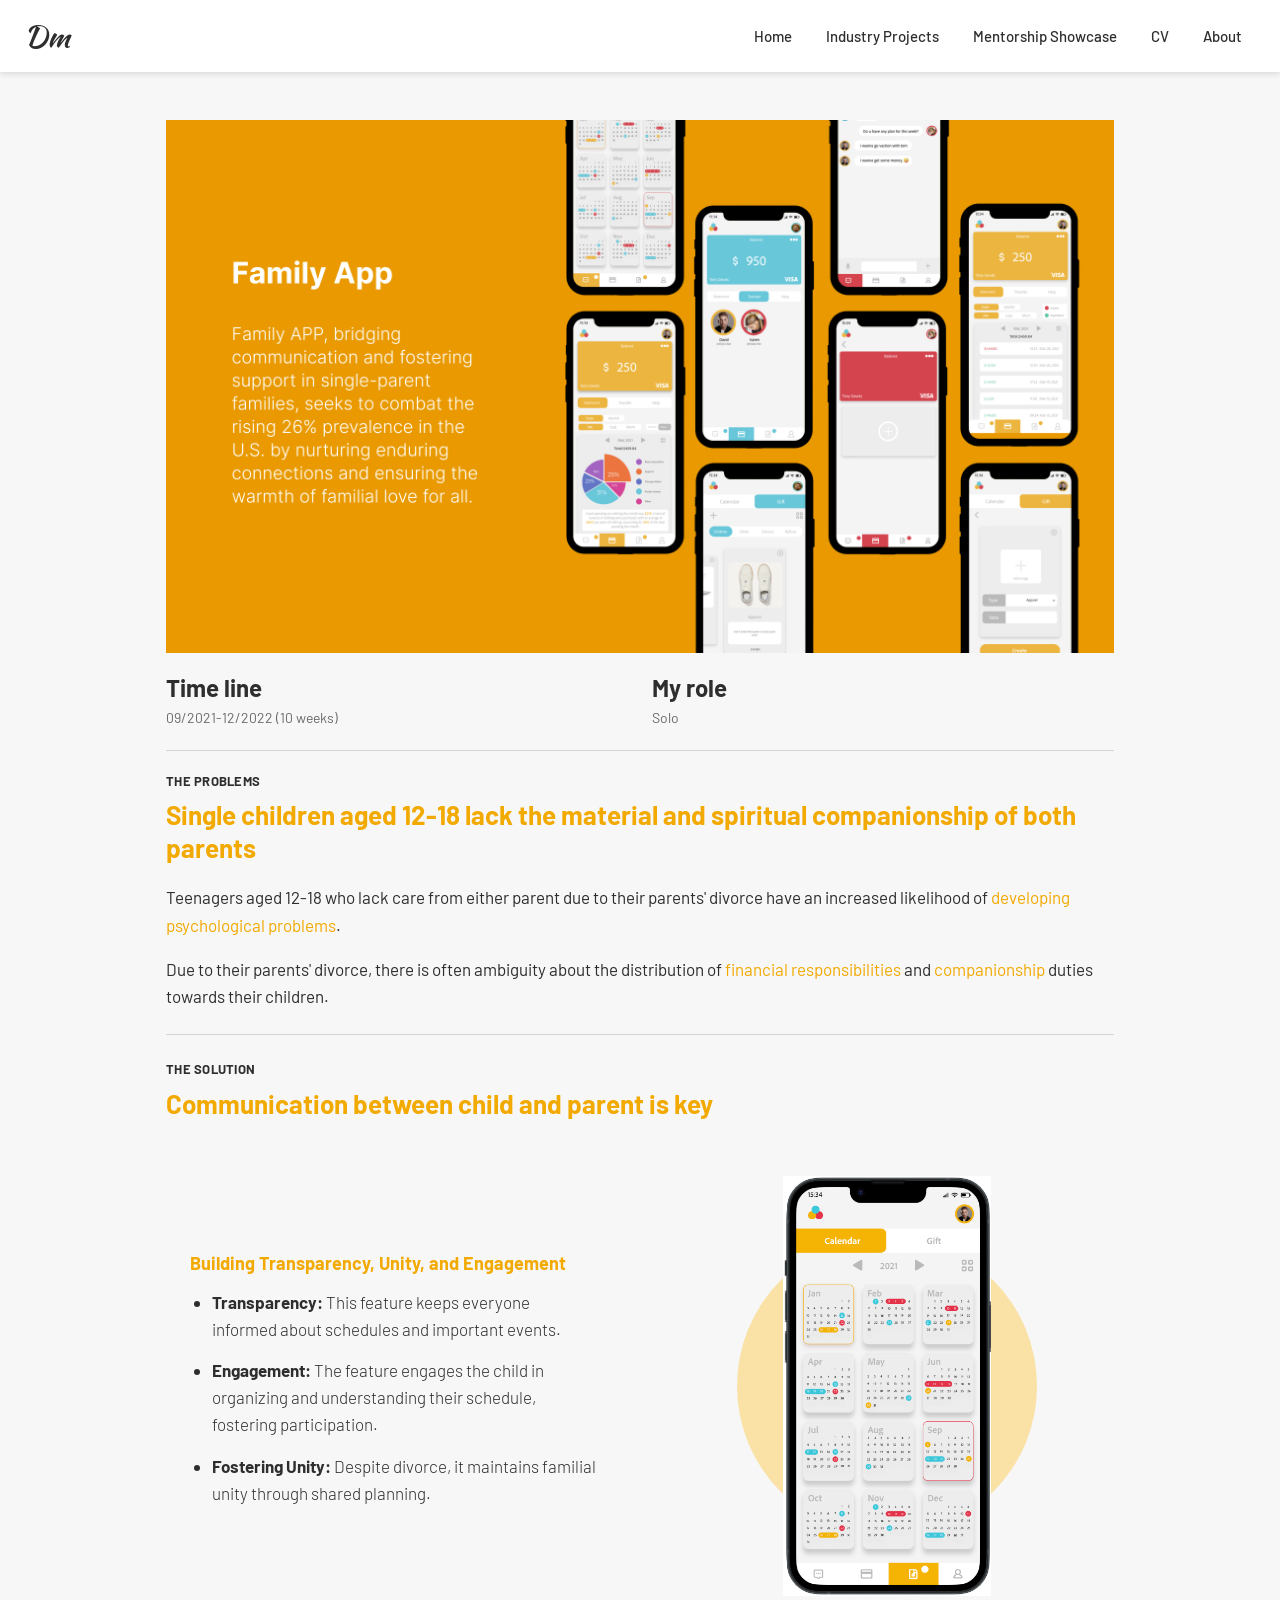
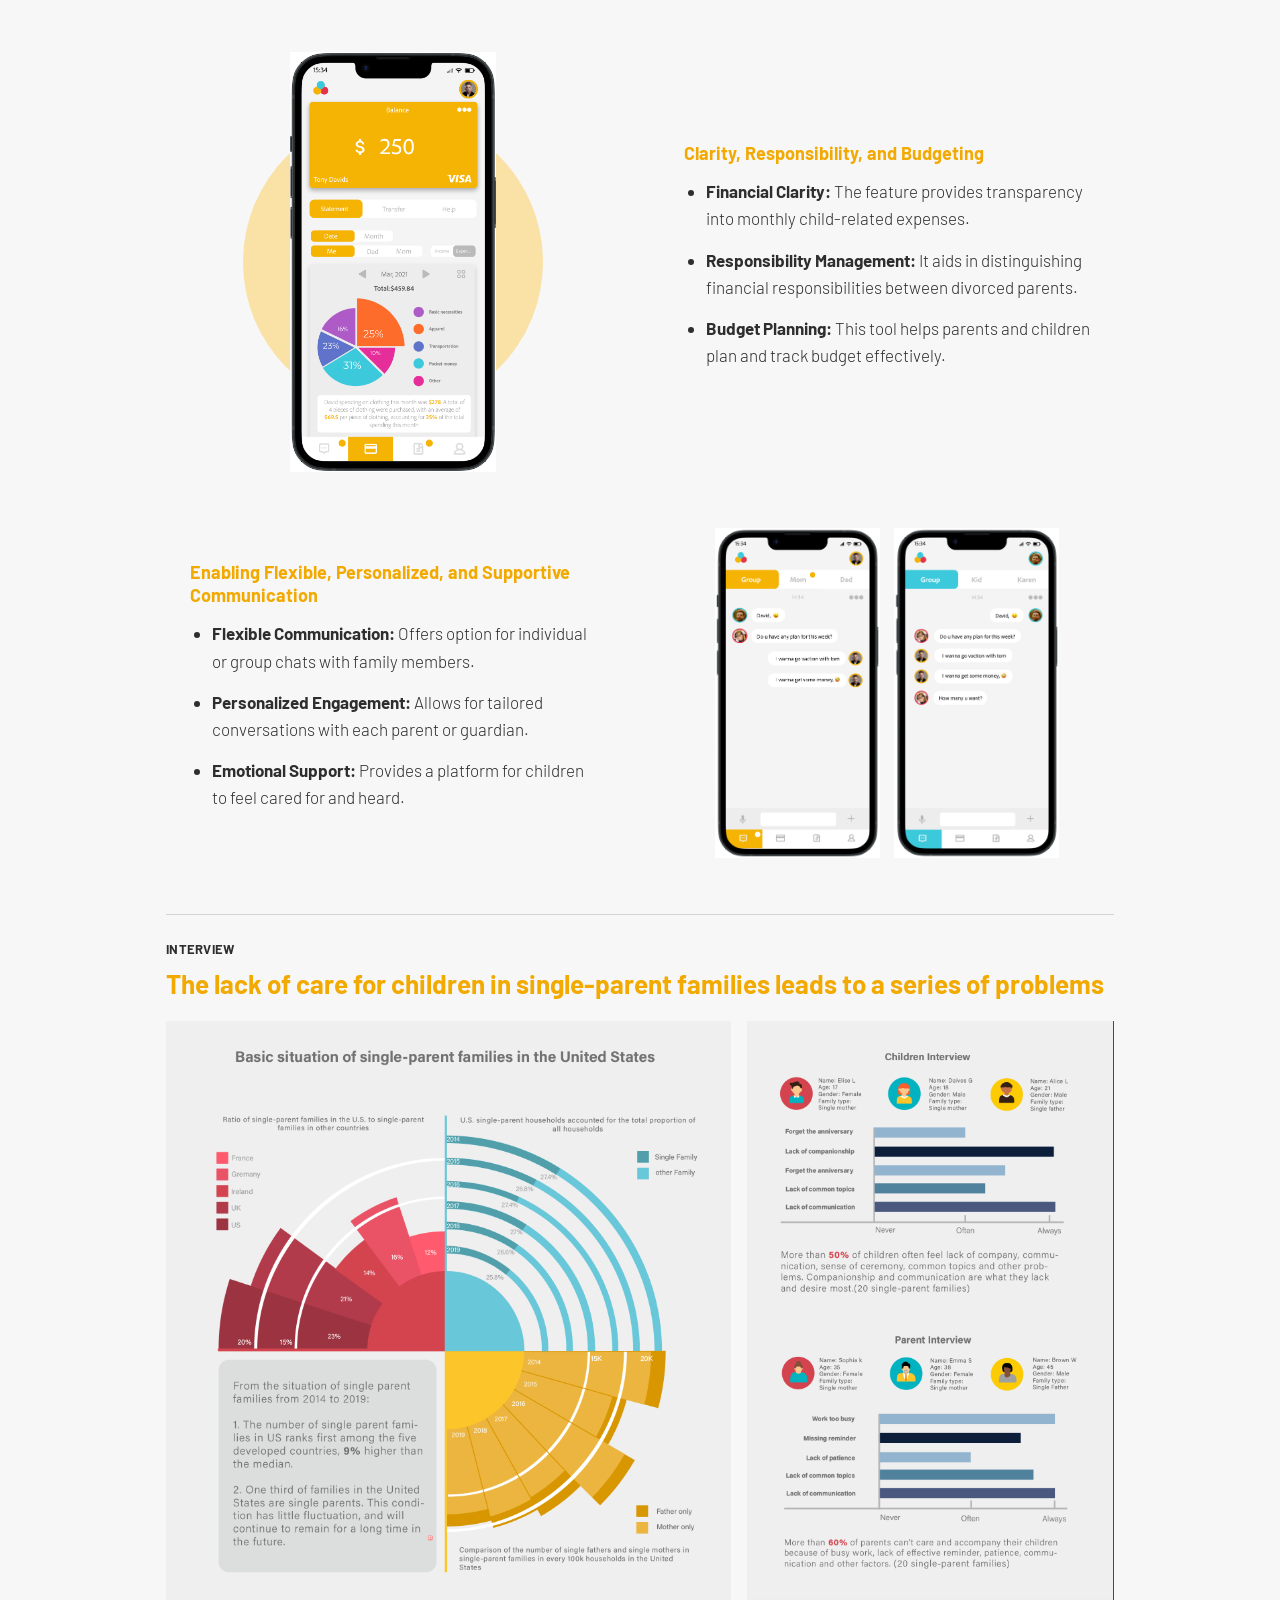
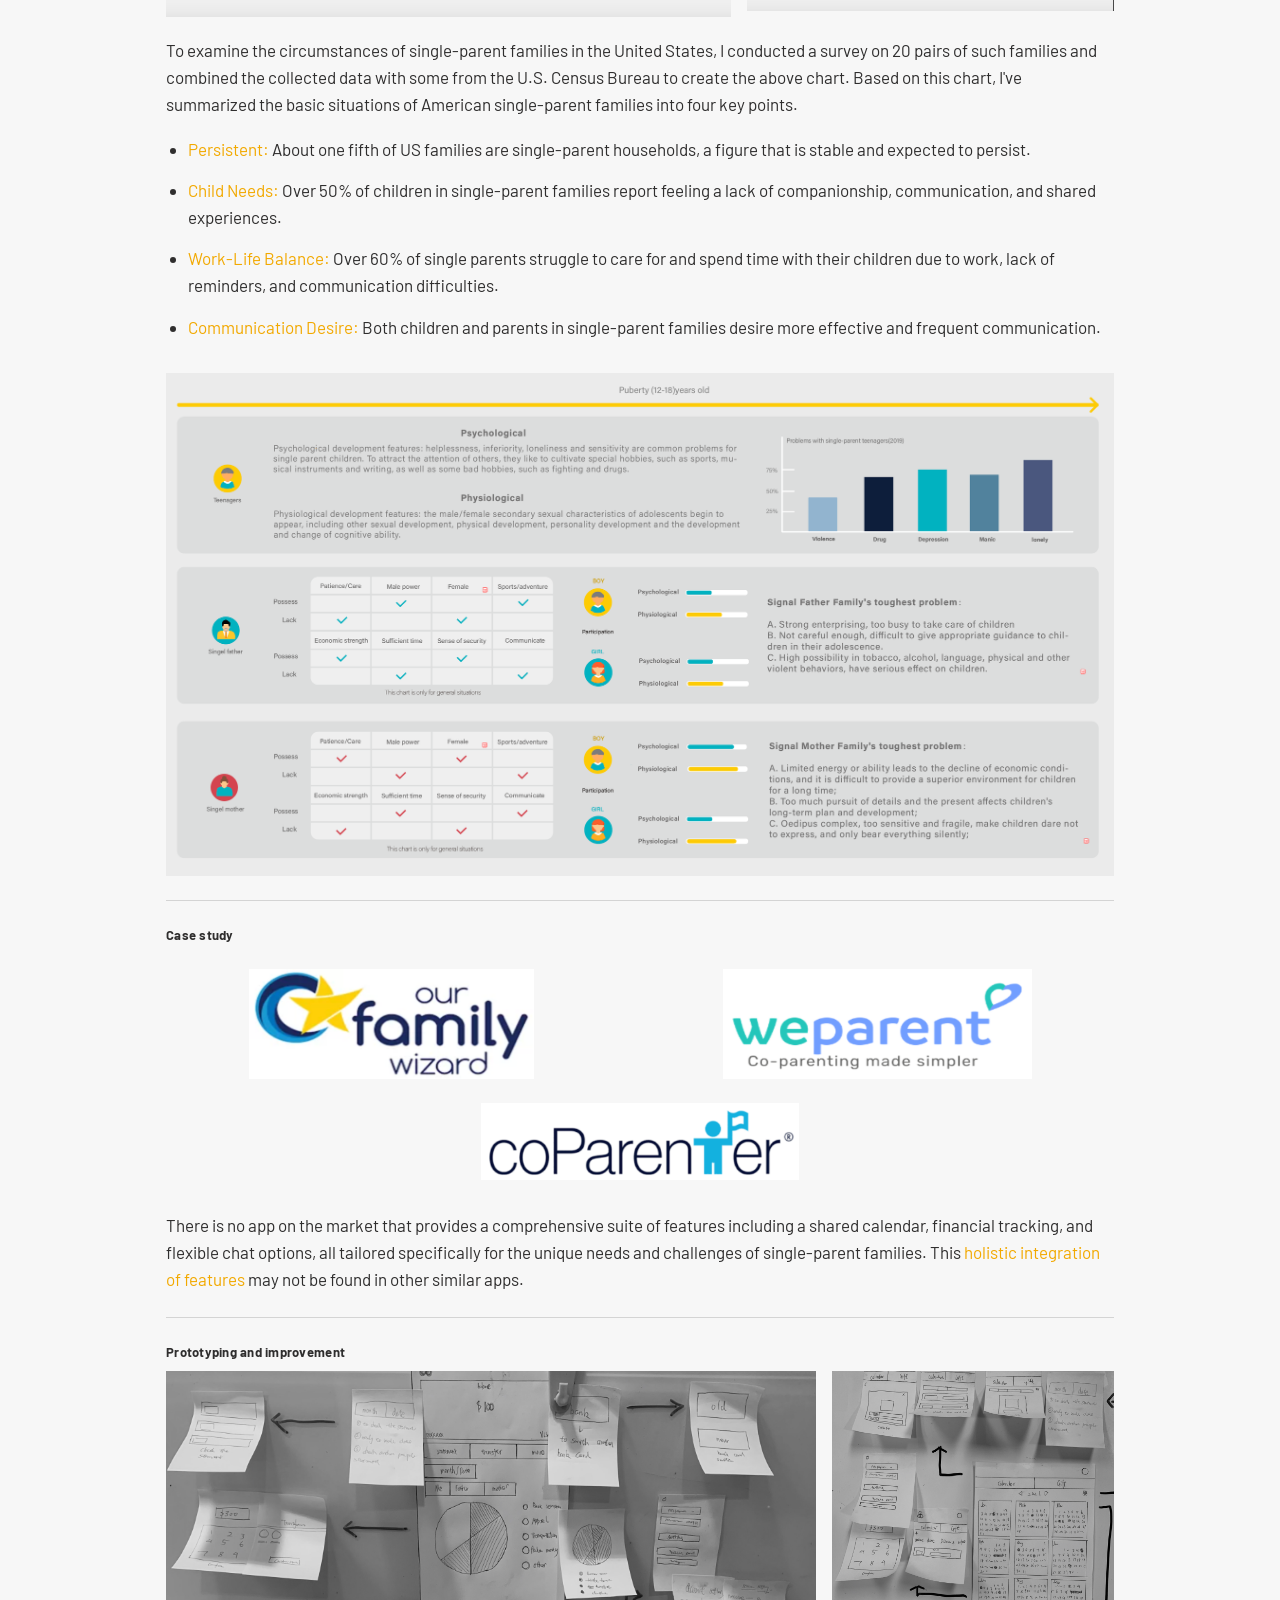
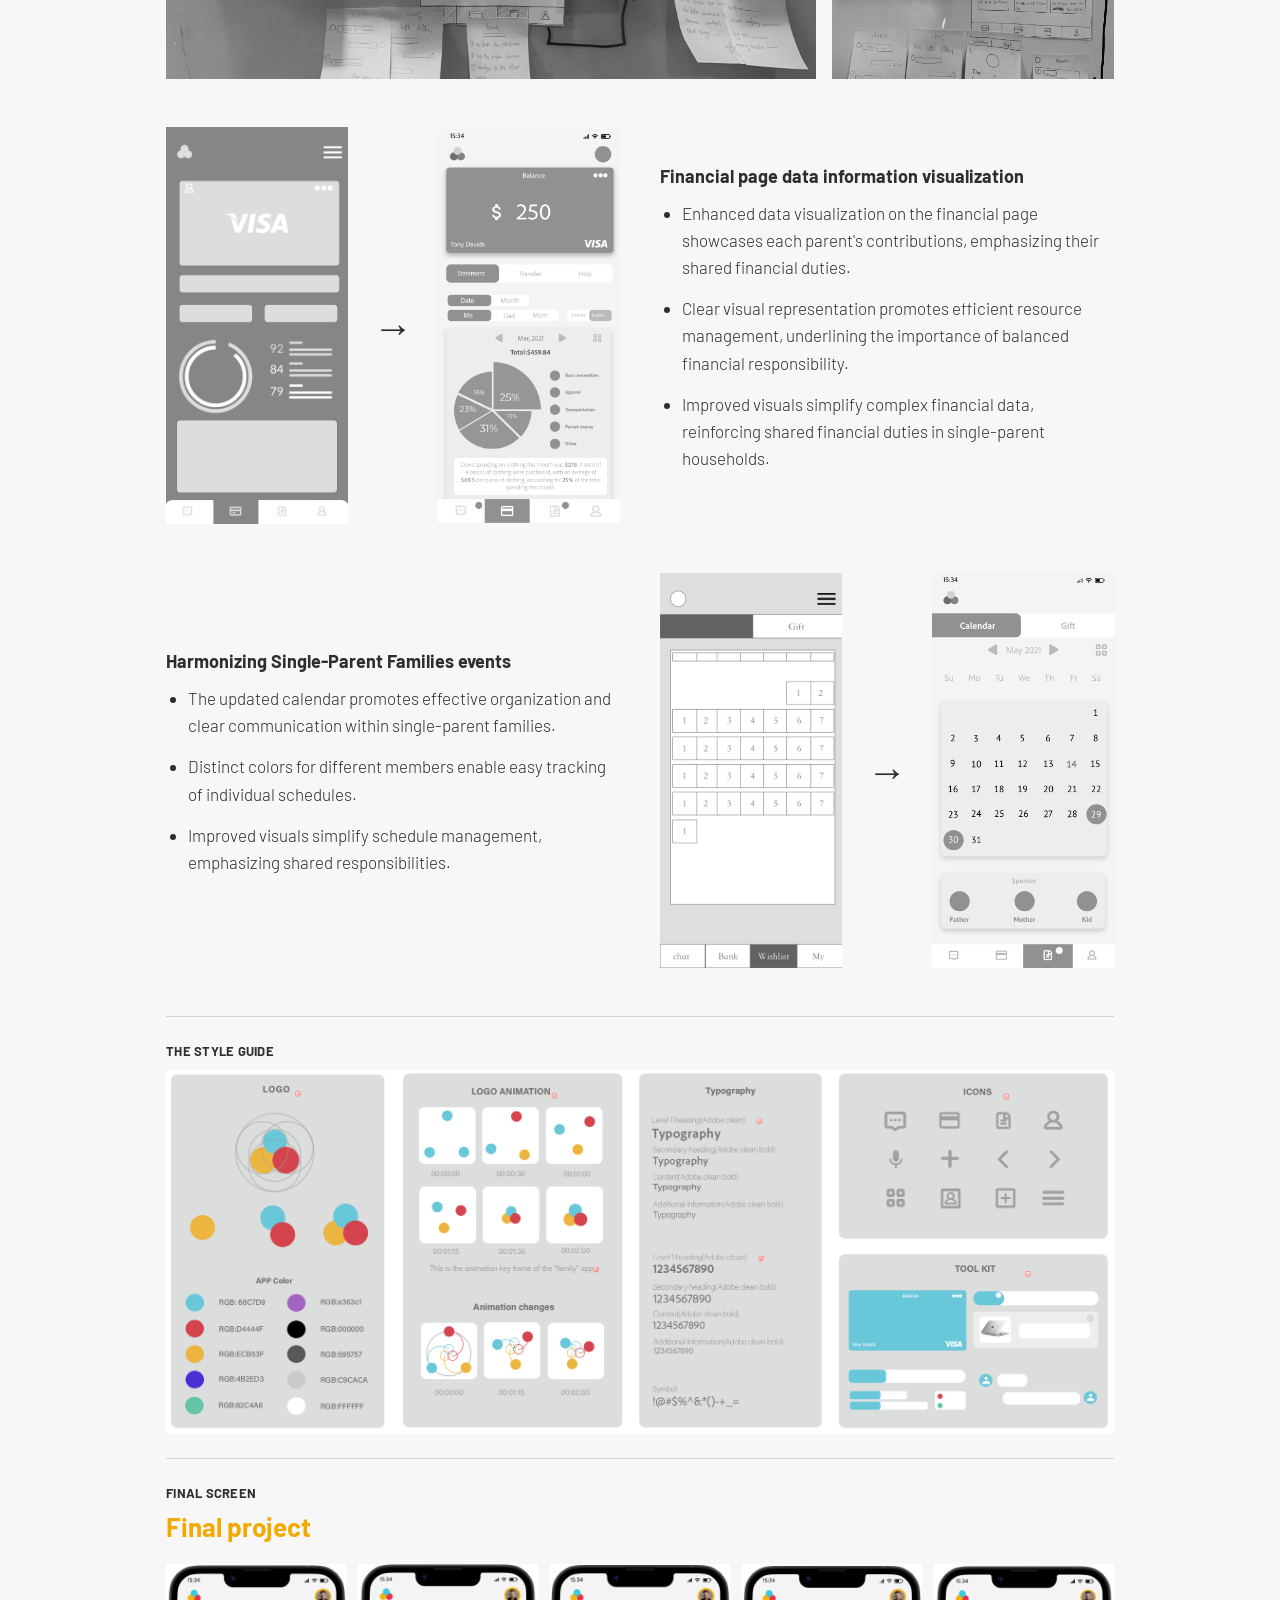
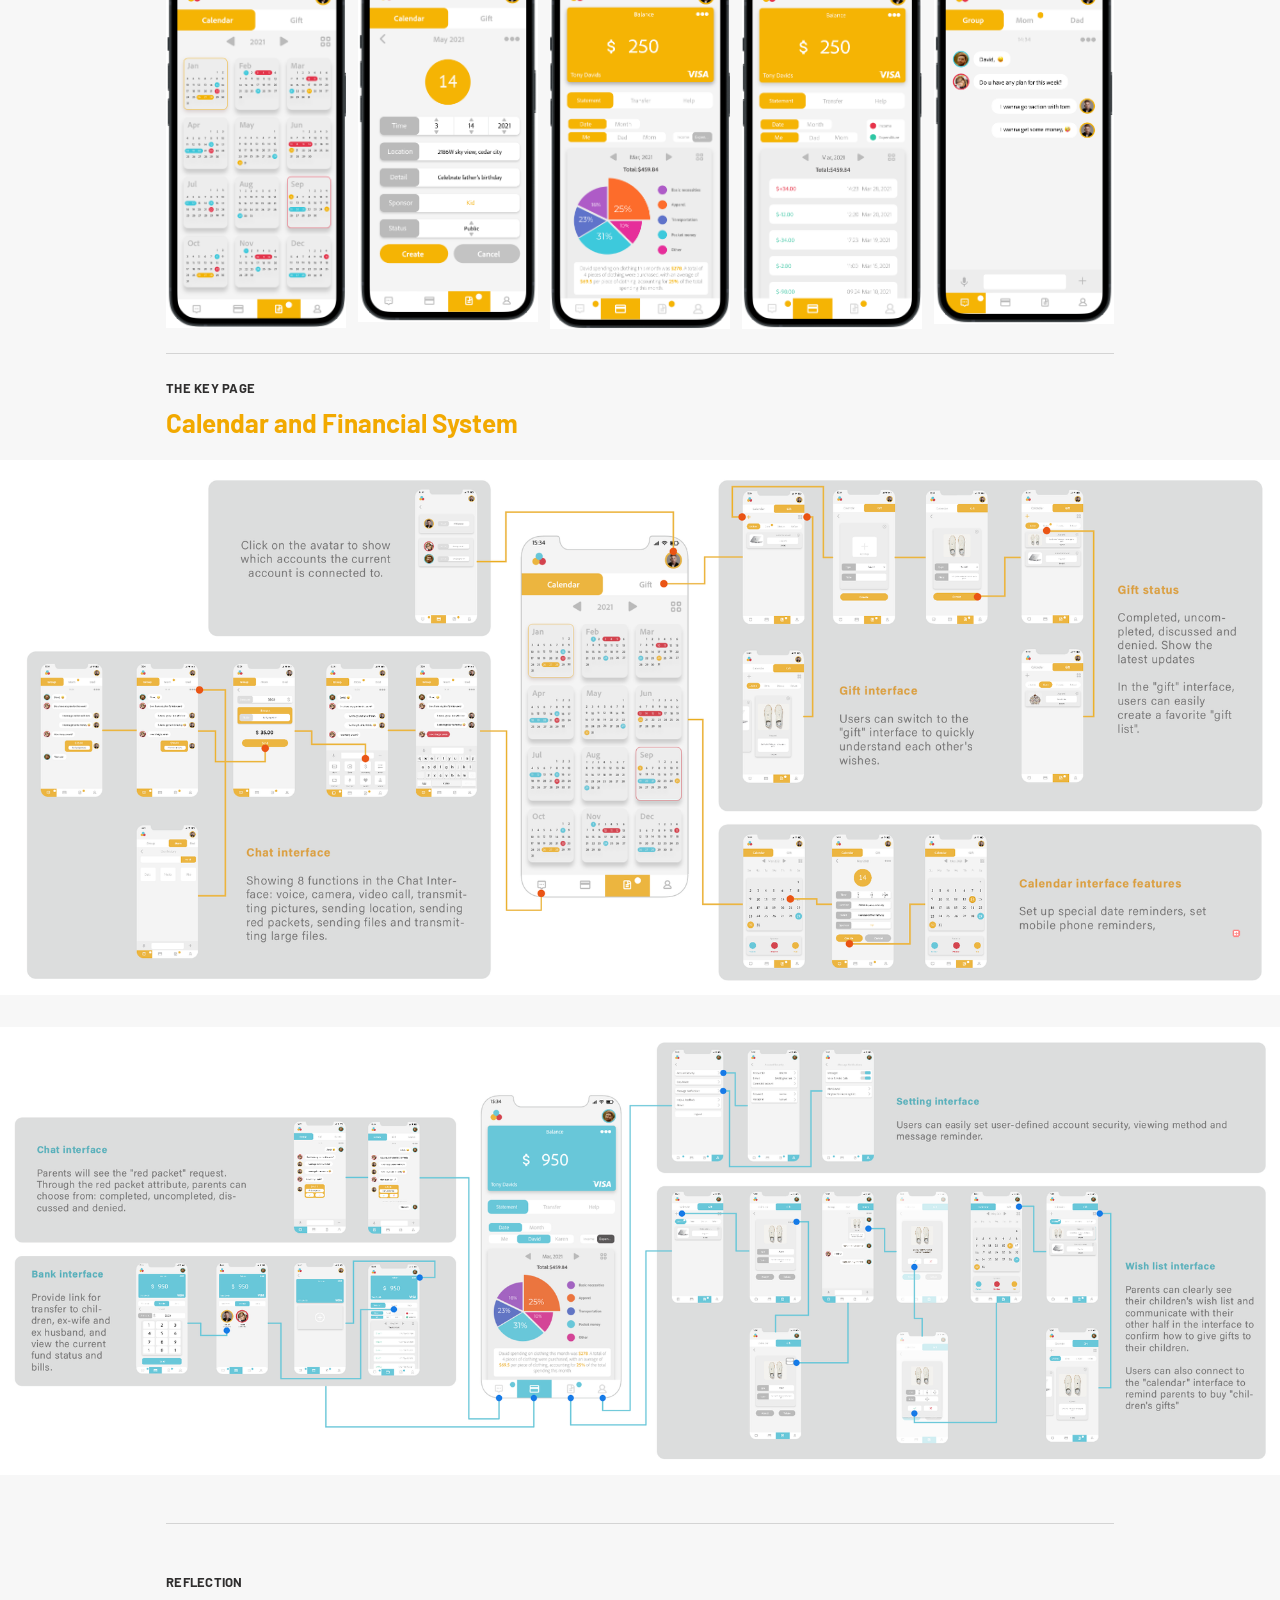
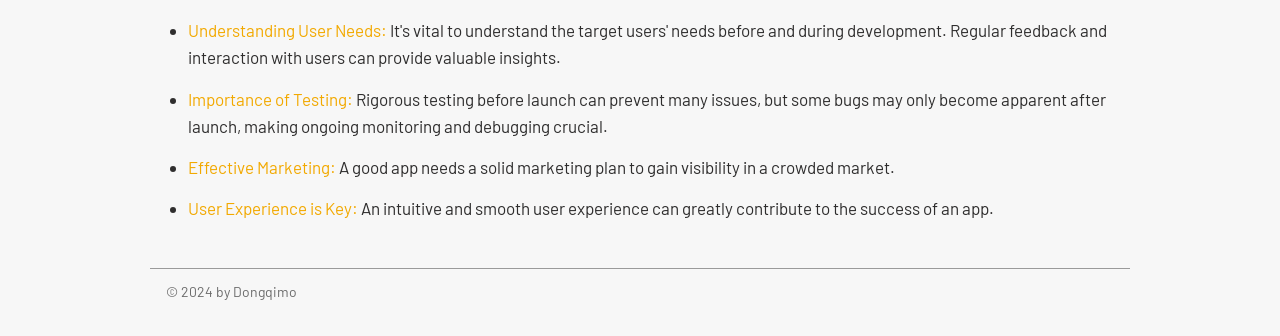
<file: projects/family.html>
<!doctype html>
<html lang="en">
<head>
<meta charset="utf-8">
<meta name="viewport" content="width=device-width, initial-scale=1">
<title>Family App | Dongqi Mo</title>
<meta name="description" content="Dongqi Mo — UI/UX designer and XR researcher, MFA in Design, University of California, Davis.">
<link rel="preconnect" href="https://fonts.googleapis.com">
<link rel="preconnect" href="https://fonts.gstatic.com" crossorigin>
<link href="https://fonts.googleapis.com/css2?family=Barlow:wght@300;400;500;600;700&family=Kaushan+Script&display=swap" rel="stylesheet">
<link rel="stylesheet" href="../css/style.css">
<link rel="icon" href="../favicon.svg" type="image/svg+xml">
</head>
<body class="theme-family">
<header class="site-header">
  <div class="inner">
    <a class="logo" href="../index.html" aria-label="Dongqi Mo — home">Dm</a>
    <nav class="nav" aria-label="Main">
      <a href="../index.html">Home</a>
      <a href="../industry-projects.html">Industry Projects</a>
      <a href="../mentorship-showcase.html">Mentorship Showcase</a>
      <a href="../cv.html">CV</a>
      <a href="../about.html">About</a>
    </nav>
  </div>
</header>
<main>
<div class="container">
  <div class="cs-hero">
    <img src="../images/b8df82_f0d2303afa834af28180e48728aaf011.jpg" alt="Family App">
  </div>
  <div class="cs-meta">
    <div><h2>Time line</h2><p>09/2021-12/2022 (10 weeks)</p></div>
    <div><h2>My role</h2><p>Solo</p></div>
  </div>

  <hr class="divider" style="margin:20px 0">
  <section>
    <p class="label">The Problems</p>
    <h2 class="headline">Single children aged 12-18 lack the material and spiritual companionship of both parents</h2>
    <div class="prose">
      <p>Teenagers aged 12-18 who lack care from either parent due to their parents' divorce have an increased likelihood of <span class="hl">developing psychological problems</span>.</p>
      <p>Due to their parents' divorce, there is often ambiguity about the distribution of <span class="hl">financial responsibilities</span> and <span class="hl">companionship</span> duties towards their children.</p>
    </div>
  </section>

  <hr class="divider" style="margin:24px 0">
  <section>
    <p class="label">The Solution</p>
    <h2 class="headline">Communication between child and parent is key</h2>

    <div class="feature">
      <div class="feature-text">
        <h3>Building Transparency, Unity, and Engagement</h3>
        <ul class="bullets">
          <li><b>Transparency:</b> This feature keeps everyone informed about schedules and important events.</li>
          <li><b>Engagement:</b> The feature engages the child in organizing and understanding their schedule, fostering participation.</li>
          <li><b>Fostering Unity:</b> Despite divorce, it maintains familial unity through shared planning.</li>
        </ul>
      </div>
      <div class="feature-media blob"><img src="../images/b8df82_99d99e5b120f4222b1a4747cefeec83a.png" alt="Shared calendar screen" loading="lazy"></div>
    </div>

    <div class="feature reverse">
      <div class="feature-text">
        <h3>Clarity, Responsibility, and Budgeting</h3>
        <ul class="bullets">
          <li><b>Financial Clarity:</b> The feature provides transparency into monthly child-related expenses.</li>
          <li><b>Responsibility Management:</b> It aids in distinguishing financial responsibilities between divorced parents.</li>
          <li><b>Budget Planning:</b> This tool helps parents and children plan and track budget effectively.</li>
        </ul>
      </div>
      <div class="feature-media blob"><img src="../images/b8df82_7862ca2c4c32490aa12746a6f49a0810.png" alt="Budget screen" loading="lazy"></div>
    </div>

    <div class="feature">
      <div class="feature-text">
        <h3>Enabling Flexible, Personalized, and Supportive Communication</h3>
        <ul class="bullets">
          <li><b>Flexible Communication:</b> Offers option for individual or group chats with family members.</li>
          <li><b>Personalized Engagement:</b> Allows for tailored conversations with each parent or guardian.</li>
          <li><b>Emotional Support:</b> Provides a platform for children to feel cared for and heard.</li>
        </ul>
      </div>
      <div class="feature-media">
        <img src="../images/b8df82_b256b172285d4145b12dfa05854361bd.png" alt="Chat screen" loading="lazy" style="max-height:330px">
        <img src="../images/b8df82_5db28b43d8fc4155b210dde9ad6d61b1.png" alt="Chat screen" loading="lazy" style="max-height:330px">
      </div>
    </div>
  </section>

  <hr class="divider" style="margin:24px 0">
  <section>
    <p class="label">Interview</p>
    <h2 class="headline">The lack of care for children in single-parent families leads to a series of problems</h2>
    <div class="row">
      <img src="../images/b8df82_379030de49ee4514b25f0f44d30d6ed7.png" alt="Single-parent family survey chart" loading="lazy" style="width:60%">
      <img src="../images/b8df82_0f37298fc8ae460ebbaabbfa4f7b4a45.png" alt="Single-parent family survey chart" loading="lazy" style="width:39%">
    </div>
    <p style="margin-top:20px">To examine the circumstances of single-parent families in the United States, I conducted a survey on 20 pairs of such families and combined the collected data with some from the U.S. Census Bureau to create the above chart. Based on this chart, I've summarized the basic situations of American single-parent families into four key points.</p>
    <ul class="bullets">
      <li><span class="hl">Persistent:</span> About one fifth of US families are single-parent households, a figure that is stable and expected to persist.</li>
      <li><span class="hl">Child Needs:</span> Over 50% of children in single-parent families report feeling a lack of companionship, communication, and shared experiences.</li>
      <li><span class="hl">Work-Life Balance:</span> Over 60% of single parents struggle to care for and spend time with their children due to work, lack of reminders, and communication difficulties.</li>
      <li><span class="hl">Communication Desire:</span> Both children and parents in single-parent families desire more effective and frequent communication.</li>
    </ul>
    <img src="../images/b8df82_c4f0be4fec96457fb6898b5d8c5c9746.png" alt="User persona" loading="lazy" style="width:100%;height:auto;margin-top:32px">
  </section>

  <hr class="divider" style="margin:24px 0">
  <section>
    <p class="label plain">Case study</p>
    <div class="logos">
      <img src="../images/b8df82_a65bc74ff4e548edb5d12aeb6de35521.png" alt="Competitor app" style="width:285px" loading="lazy">
      <img src="../images/b8df82_0053f9a7708d4b11b3fc50363a26c7ce.png" alt="Competitor app" style="width:309px" loading="lazy">
      <img src="../images/b8df82_8b4aa24d0ab64a3d912d35fd521e498f.png" alt="Competitor app" style="width:318px" loading="lazy">
    </div>
    <p>There is no app on the market that provides a comprehensive suite of features including a shared calendar, financial tracking, and flexible chat options, all tailored specifically for the unique needs and challenges of single-parent families. This <span class="hl">holistic integration of features</span> may not be found in other similar apps.</p>
  </section>

  <hr class="divider" style="margin:24px 0">
  <section>
    <p class="label plain">Prototyping and improvement</p>
    <div class="row">
      <img src="../images/b8df82_93054858fa694a10ae31418e152d0317.png" alt="Wireframes" loading="lazy" style="width:69%">
      <img src="../images/b8df82_07d6b61c9f15476bac87e6ff868f8c58.png" alt="Wireframes" loading="lazy" style="width:30%">
    </div>
    <div class="proto">
      <div class="proto-media">
        <img src="../images/b8df82_210f3e78198447e994d3a1efd28c720e.png" alt="Before" loading="lazy"><span class="arrow">→</span>
        <img src="../images/b8df82_5bf4564c447d4112985c45cc12a98f5c.png" alt="After" loading="lazy">
      </div>
      <div class="proto-text">
        <h3>Financial page data information visualization</h3>
        <ul class="bullets light">
          <li>Enhanced data visualization on the financial page showcases each parent's contributions, emphasizing their shared financial duties.</li>
          <li>Clear visual representation promotes efficient resource management, underlining the importance of balanced financial responsibility.</li>
          <li>Improved visuals simplify complex financial data, reinforcing shared financial duties in single-parent households.</li>
        </ul>
      </div>
    </div>
    <div class="proto reverse">
      <div class="proto-media">
        <img src="../images/b8df82_df40d4fb8ca6448b8eef3e43c15548b2.png" alt="Before" loading="lazy"><span class="arrow">→</span>
        <img src="../images/b8df82_da15dd0b853a4a629d6b2c0ad9ccbe1e.png" alt="After" loading="lazy">
      </div>
      <div class="proto-text">
        <h3>Harmonizing Single-Parent Families events</h3>
        <ul class="bullets light">
          <li>The updated calendar promotes effective organization and clear communication within single-parent families.</li>
          <li>Distinct colors for different members enable easy tracking of individual schedules.</li>
          <li>Improved visuals simplify schedule management, emphasizing shared responsibilities.</li>
        </ul>
      </div>
    </div>
  </section>

  <hr class="divider" style="margin:24px 0">
  <section>
    <p class="label">The Style Guide</p>
    <img src="../images/b8df82_d4bc7953b1f7406fa53620f55231693c.png" alt="Style guide: logo, animation, typography, icons, toolkit" loading="lazy" style="width:100%;height:auto">
  </section>

  <hr class="divider" style="margin:24px 0">
  <section>
    <p class="label">Final Screen</p>
    <h2 class="headline">Final project</h2>
    <div class="screens" style="--n:5">
      <img src="../images/b8df82_99d99e5b120f4222b1a4747cefeec83a.png" alt="Final screen" loading="lazy">
      <img src="../images/b8df82_47936e80c8784ca18adc75fe890a01ee.png" alt="Final screen" loading="lazy">
      <img src="../images/b8df82_7862ca2c4c32490aa12746a6f49a0810.png" alt="Final screen" loading="lazy">
      <img src="../images/b8df82_d9f2c9c6fbf147cd86b3186c643ec92b.png" alt="Final screen" loading="lazy">
      <img src="../images/b8df82_b256b172285d4145b12dfa05854361bd.png" alt="Final screen" loading="lazy">
    </div>
  </section>

  <hr class="divider" style="margin:24px 0">
  <section>
    <p class="label">The Key Page</p>
    <h2 class="headline">Calendar and Financial System</h2>
  </section>
</div>
<div class="full-bleed">
  <img src="../images/b8df82_ccdc082af8b64bd1a2f3abe219252fcd.png" alt="Calendar interface map" loading="lazy">
  <img src="../images/b8df82_69a1e77070dd44158b7ed4aaa42fc6da.png" alt="Financial interface map" loading="lazy" style="margin-top:32px">
</div>
<div class="container">
  <hr class="divider">
  <section>
    <p class="label">Reflection</p>
    <ul class="bullets" style="margin-top:24px">
      <li><span class="hl">Understanding User Needs:</span> It's vital to understand the target users' needs before and during development. Regular feedback and interaction with users can provide valuable insights.</li>
      <li><span class="hl">Importance of Testing:</span> Rigorous testing before launch can prevent many issues, but some bugs may only become apparent after launch, making ongoing monitoring and debugging crucial.</li>
      <li><span class="hl">Effective Marketing:</span> A good app needs a solid marketing plan to gain visibility in a crowded market.</li>
      <li><span class="hl">User Experience is Key:</span> An intuitive and smooth user experience can greatly contribute to the success of an app.</li>
    </ul>
  </section>
</div>
</main>
<footer class="site-footer">
  <div class="container"><p>© 2024 by Dongqimo</p></div>
</footer>
</body>
</html>
</file>
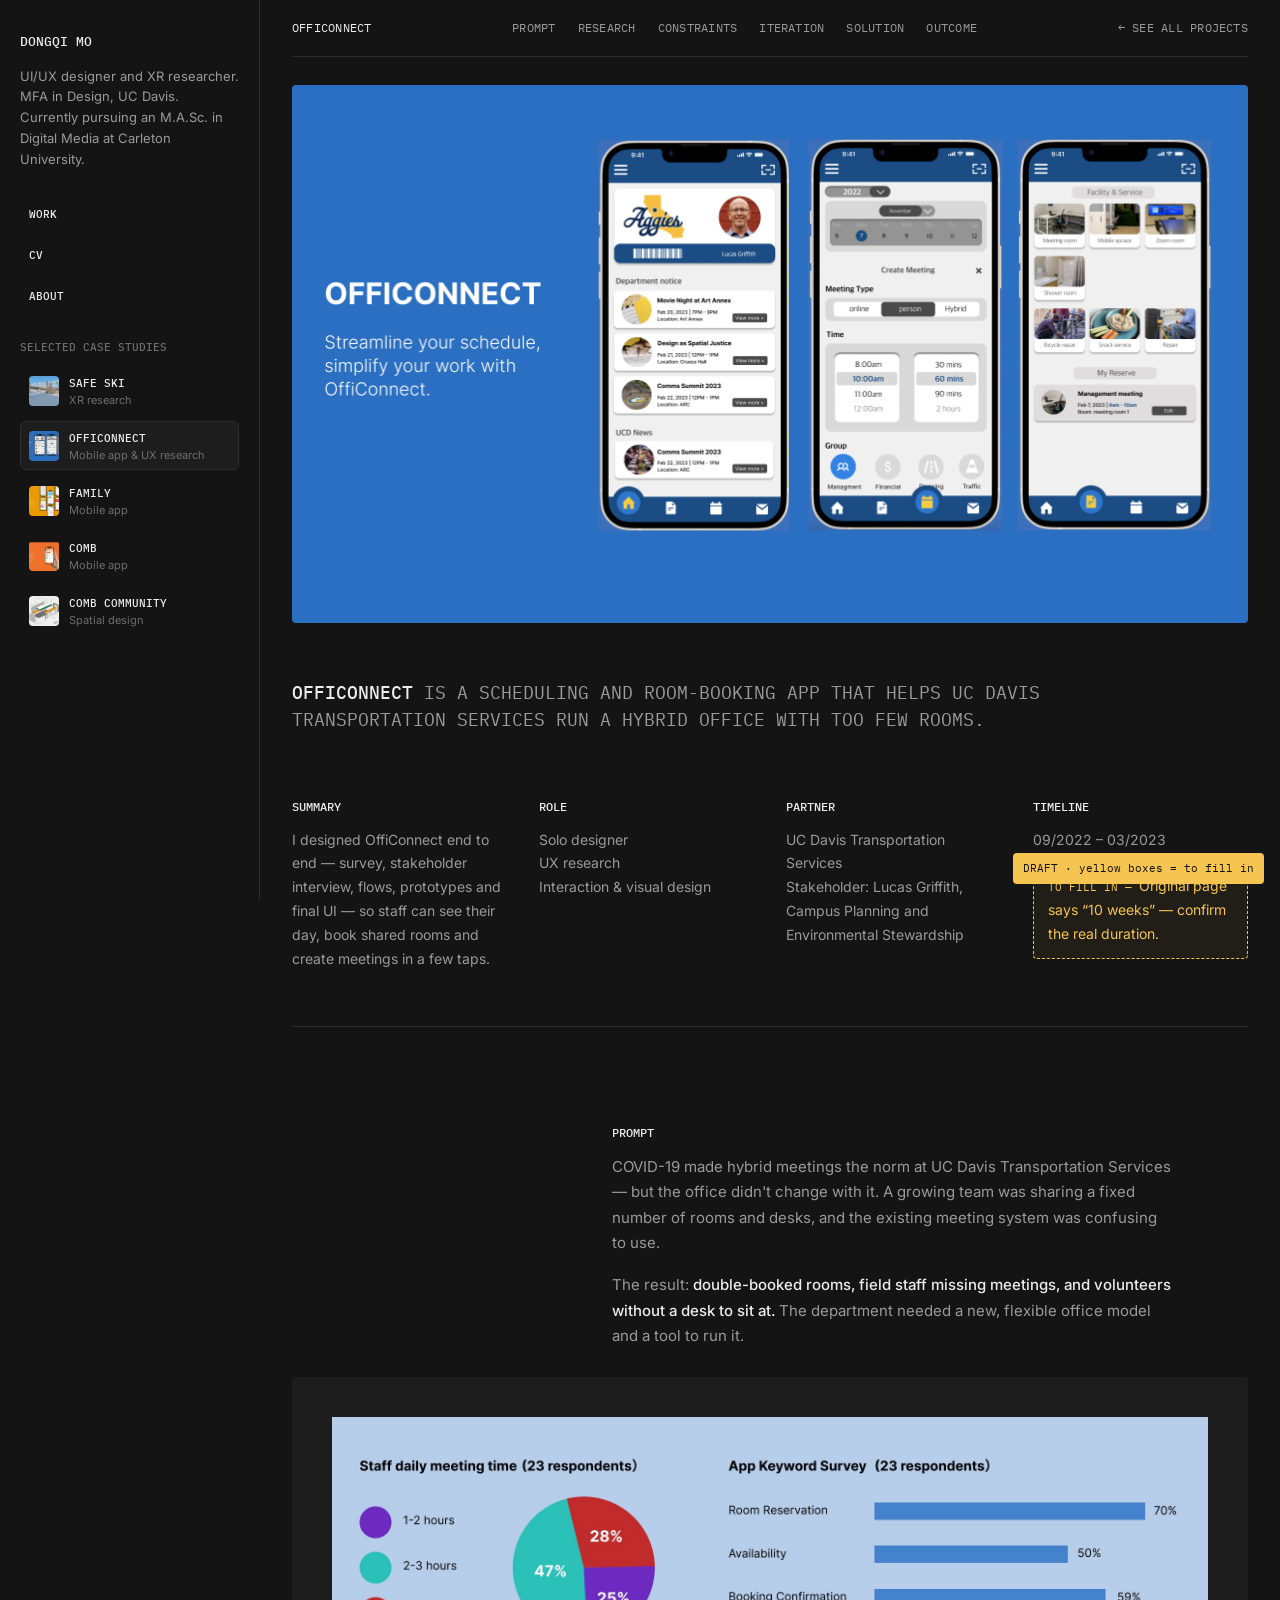
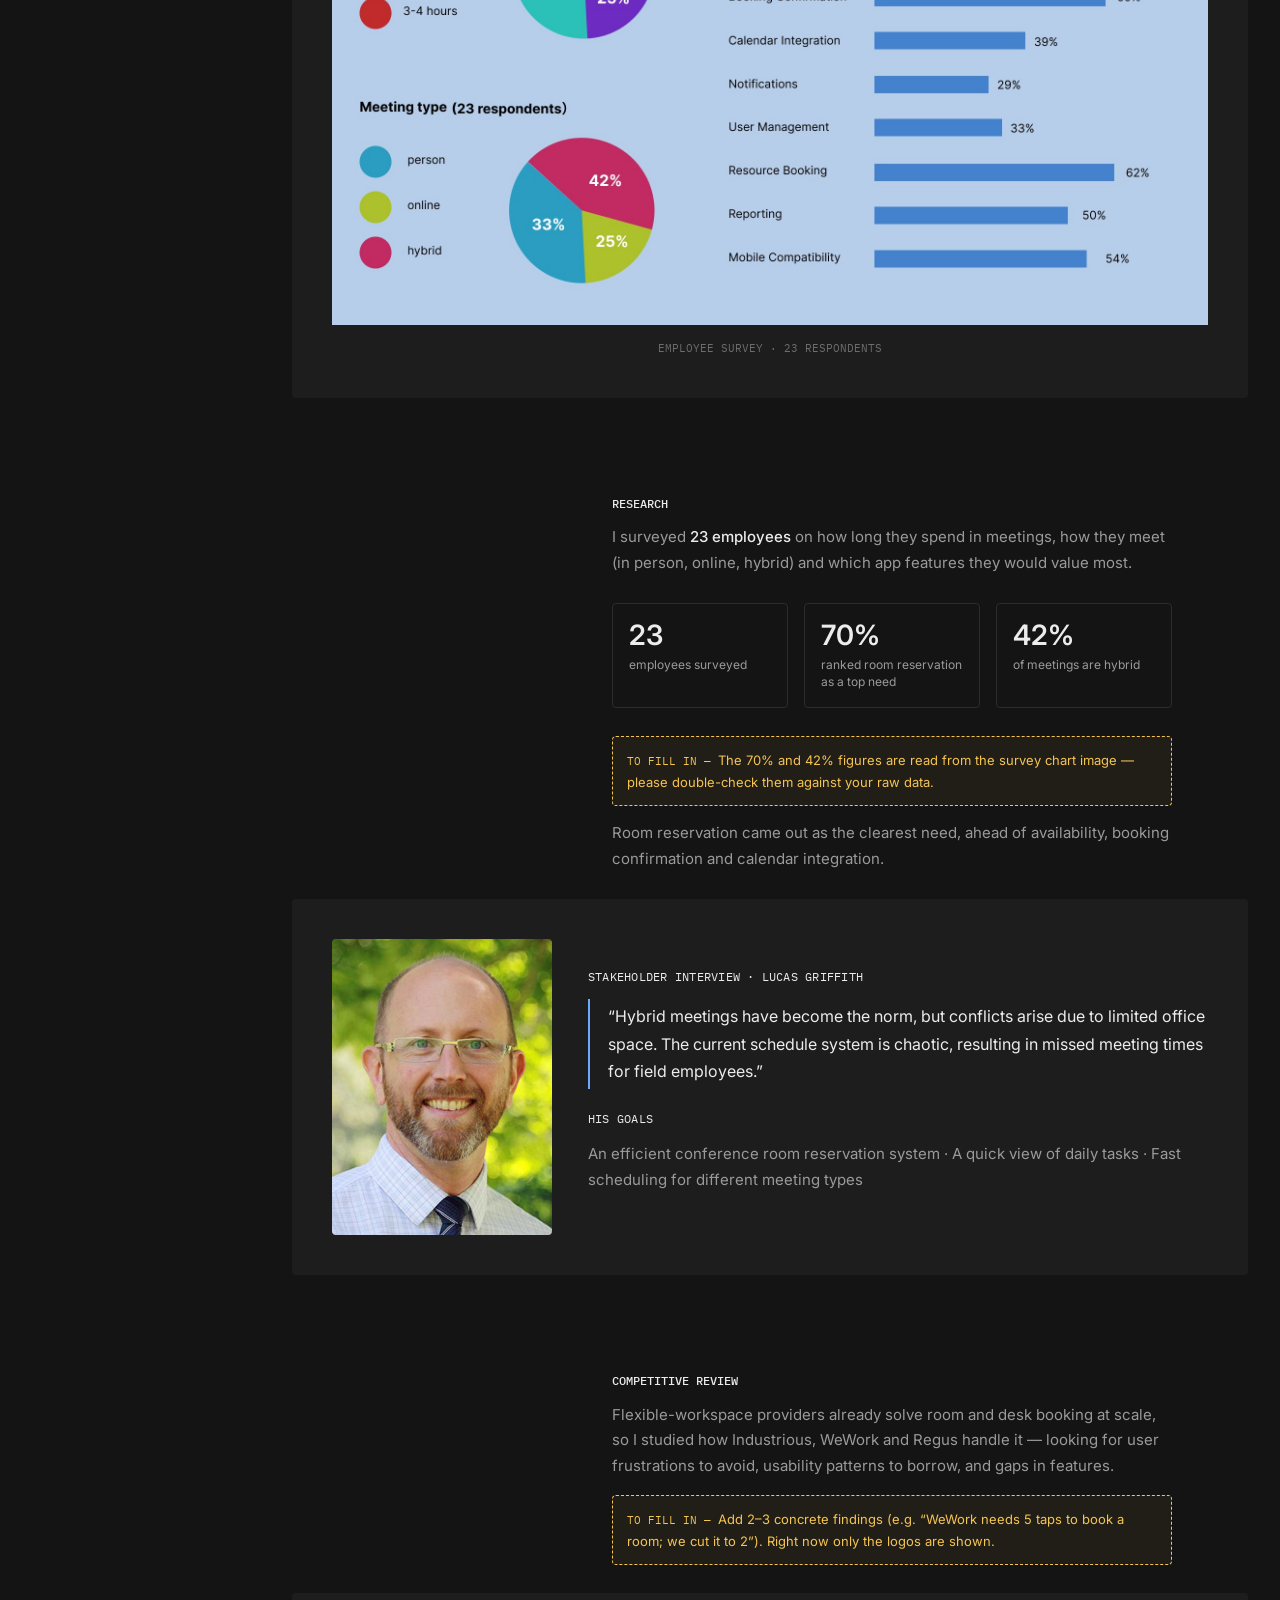
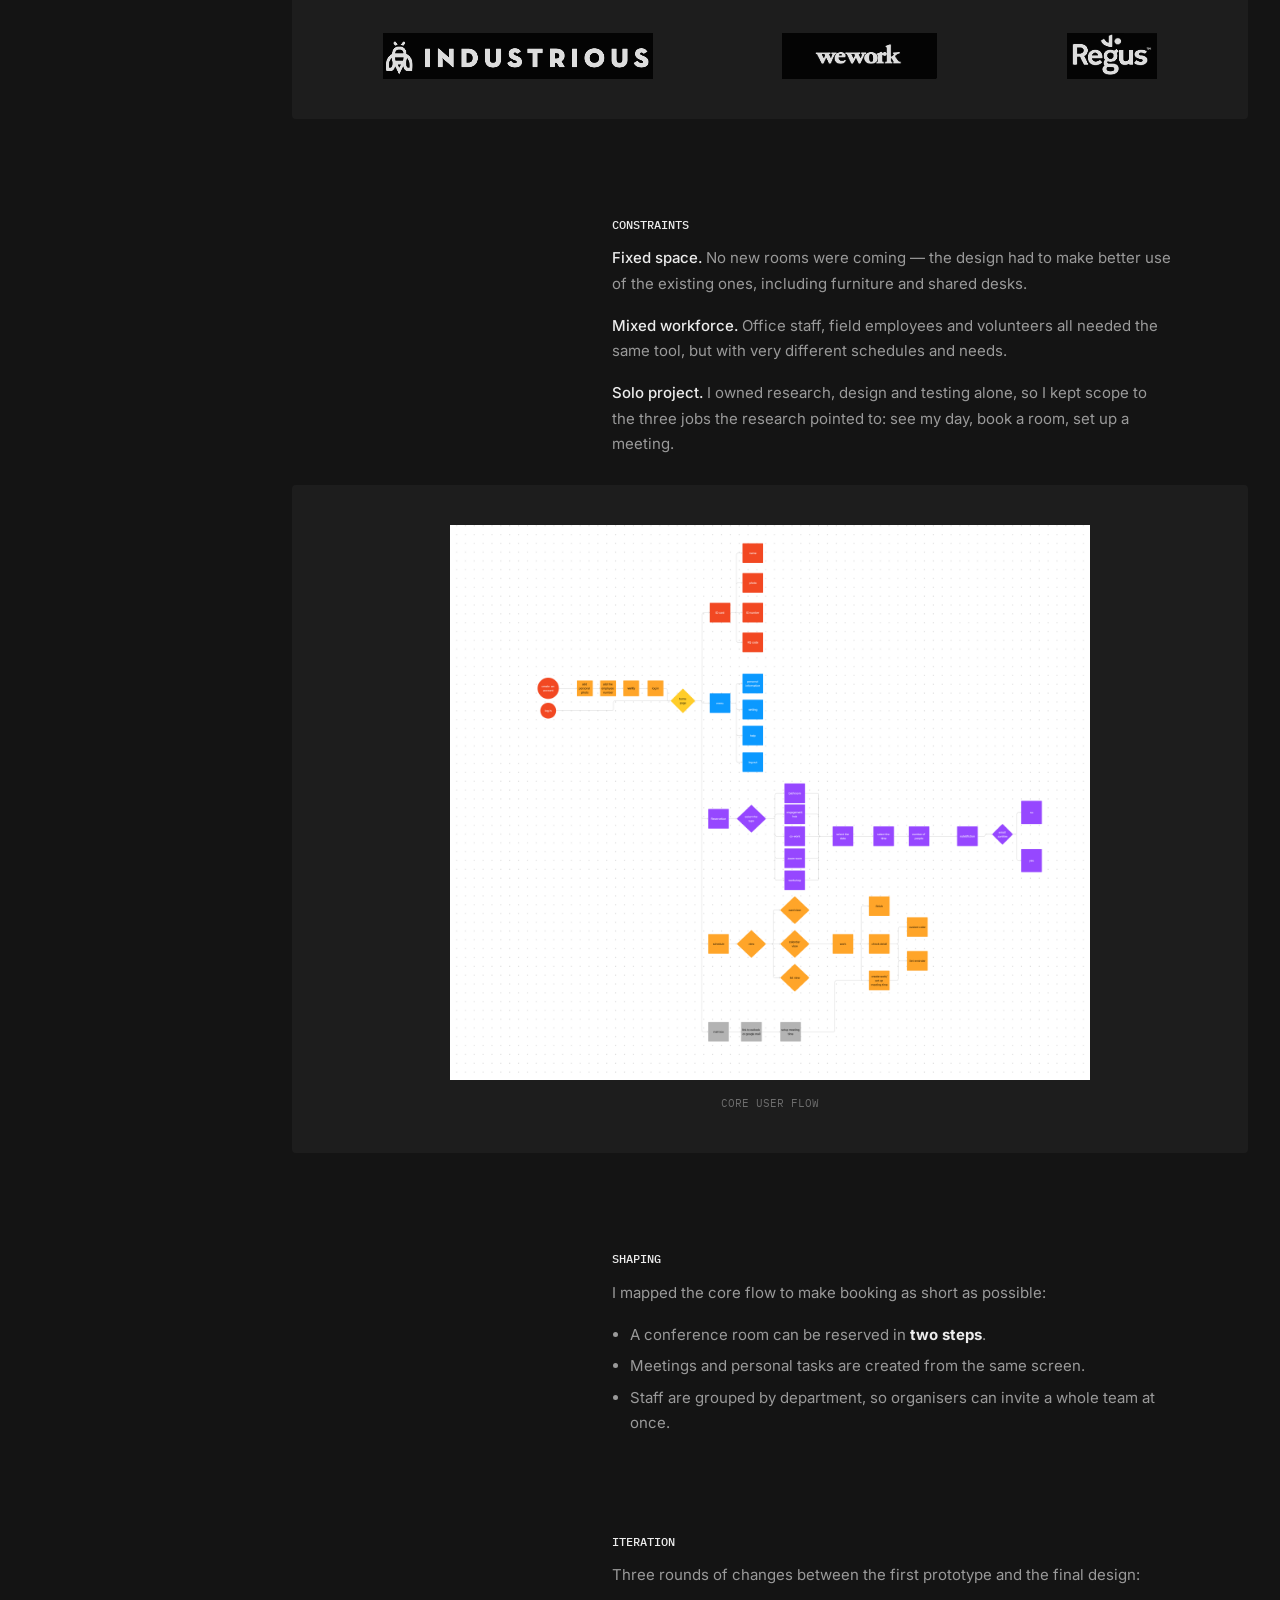
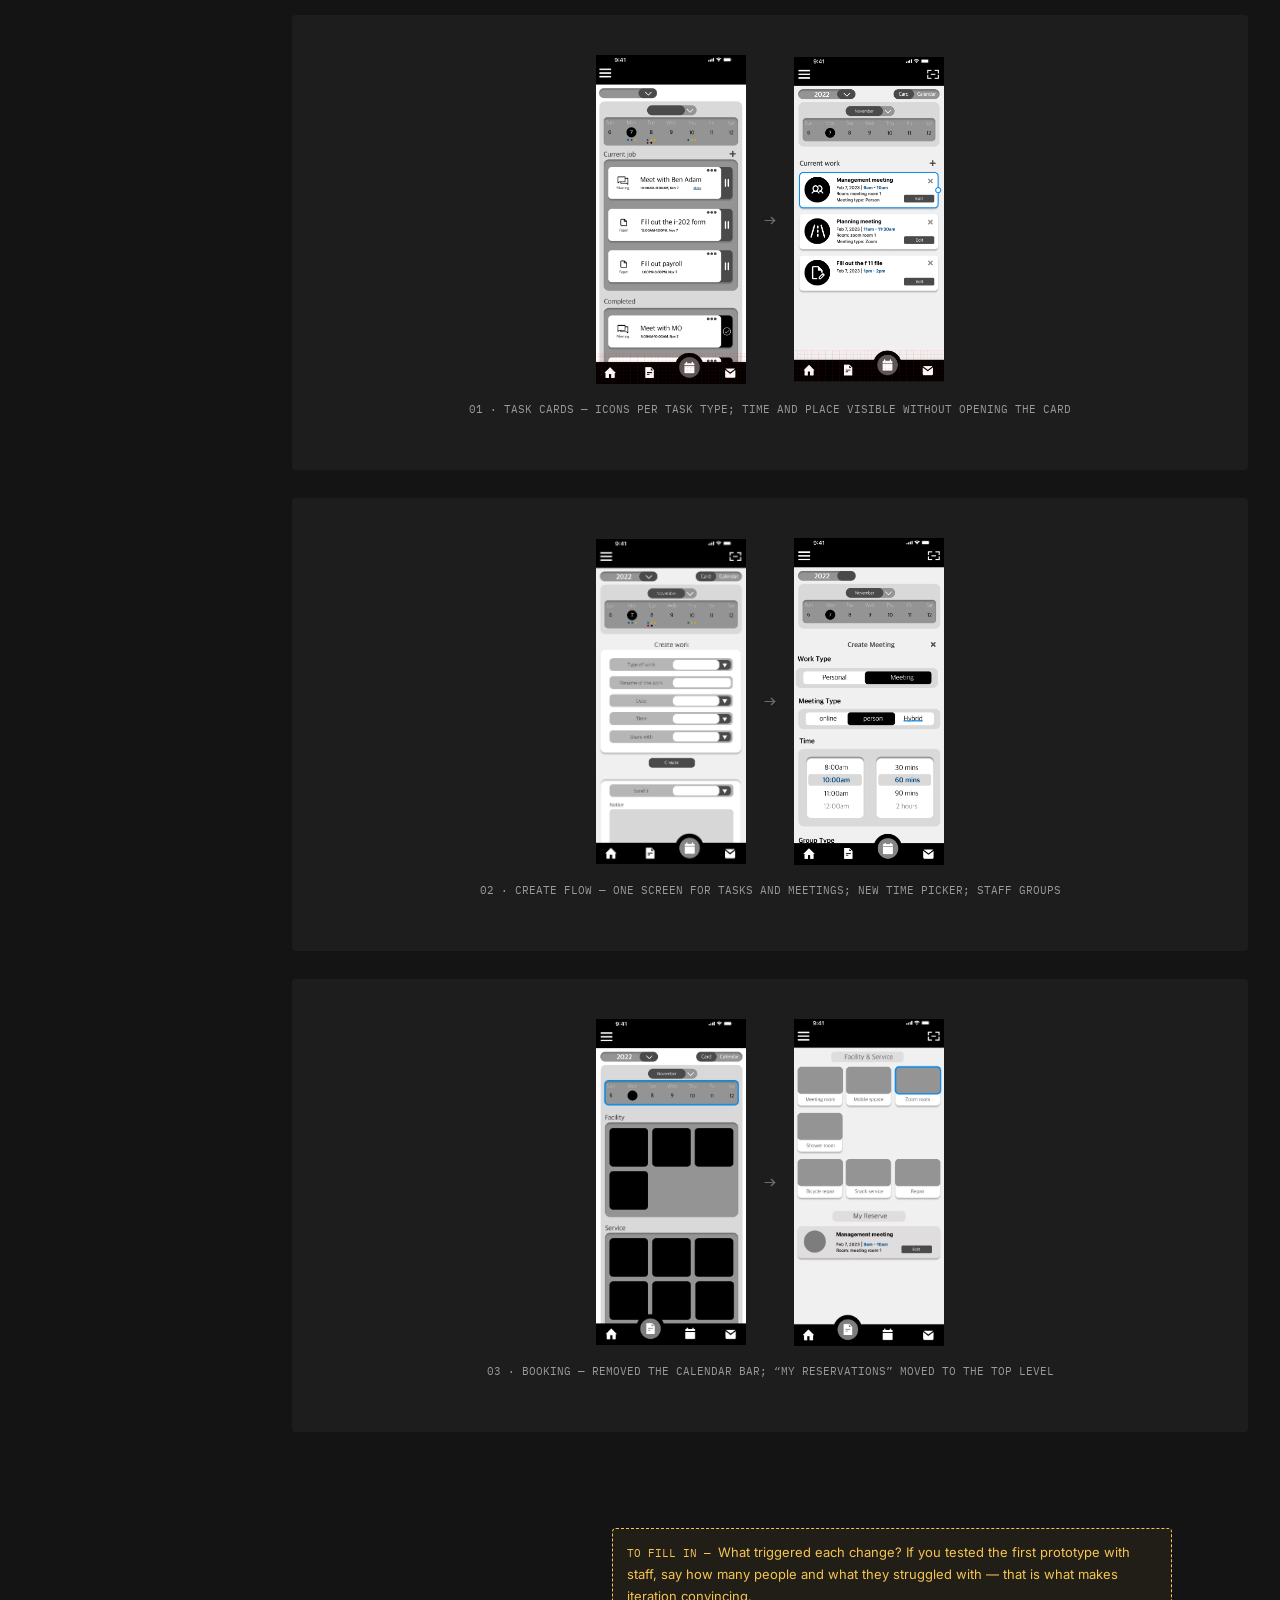
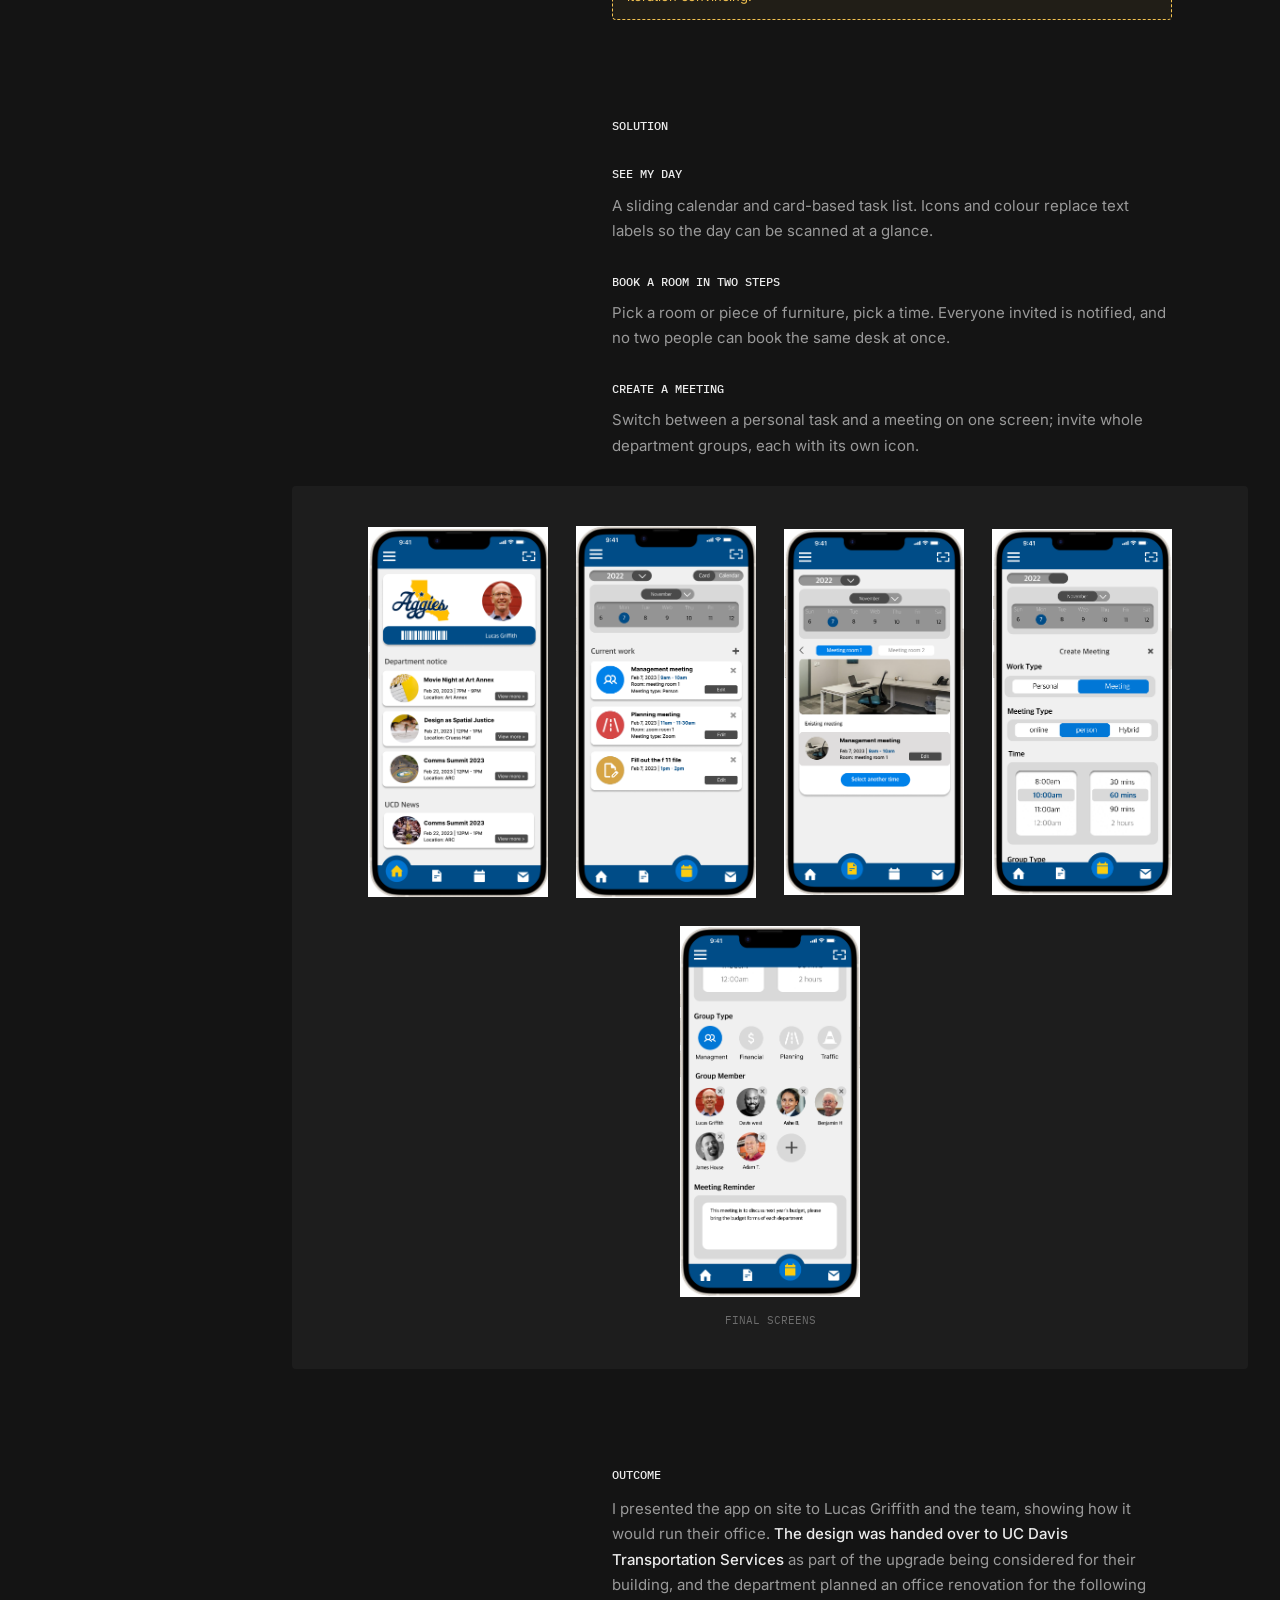
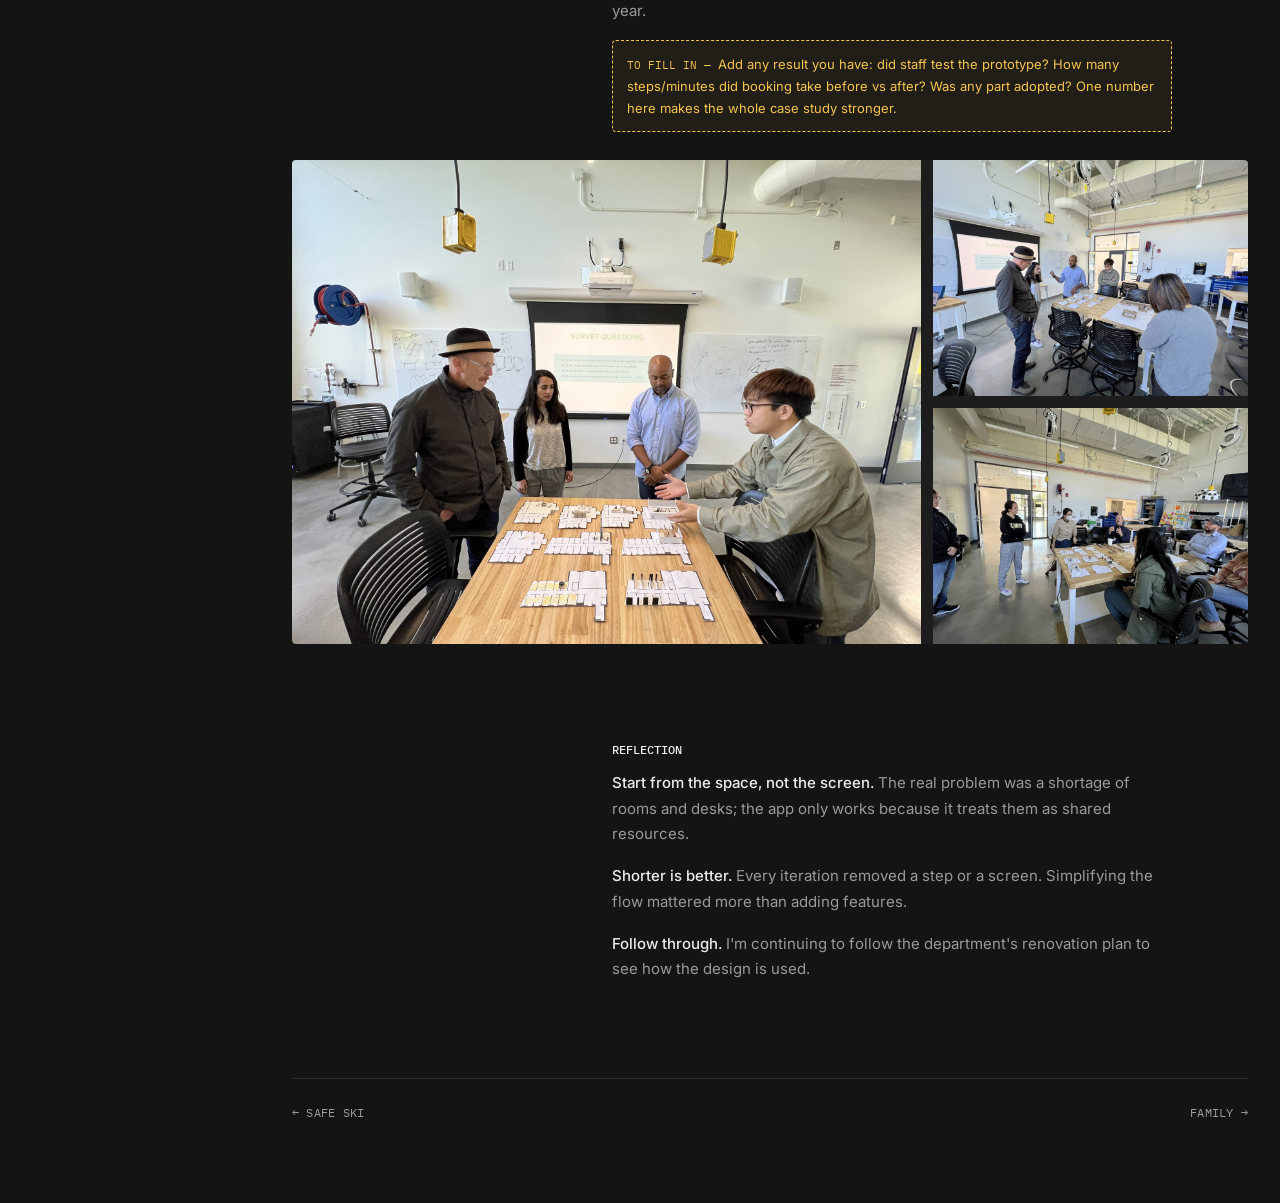
<file: projects/officonnect-draft.html>
<!doctype html>
<html lang="en">
<head>
<meta charset="utf-8">
<meta name="viewport" content="width=device-width, initial-scale=1">
<meta name="robots" content="noindex, nofollow">
<title>OffiConnect (draft) | Dongqi Mo</title>
<link rel="preconnect" href="https://fonts.googleapis.com">
<link rel="preconnect" href="https://fonts.gstatic.com" crossorigin>
<link href="https://fonts.googleapis.com/css2?family=IBM+Plex+Mono:wght@400;500&family=Inter:wght@400;500;600&display=swap" rel="stylesheet">
<link rel="icon" href="../favicon.svg" type="image/svg+xml">
<style>
  :root {
    --bg: #141414;
    --card: #1d1d1d;
    --line: #2c2c2c;
    --text: #ececec;
    --muted: #9a9a9a;
    --dim: #6d6d6d;
    --accent: #6ea8ff;
    --todo: #f5c451;
    --mono: "IBM Plex Mono", ui-monospace, monospace;
    --sans: "Inter", "Helvetica Neue", Arial, sans-serif;
    --side: 260px;
  }
  * { box-sizing: border-box; }
  html { scroll-behavior: smooth; scroll-padding-top: 64px; }
  body { margin: 0; background: var(--bg); color: var(--text); font-family: var(--sans); font-size: 15px; line-height: 1.7; -webkit-font-smoothing: antialiased; }
  img, video { display: block; max-width: 100%; height: auto; }
  a { color: inherit; }
  .mono { font-family: var(--mono); font-size: 12px; letter-spacing: .02em; text-transform: uppercase; }

  /* sidebar */
  .side { position: fixed; inset: 0 auto 0 0; width: var(--side); padding: 28px 20px; border-right: 1px solid var(--line); overflow-y: auto; }
  .side .name { font-family: var(--mono); font-size: 13px; font-weight: 500; text-transform: uppercase; text-decoration: none; }
  .side .bio { color: var(--muted); font-size: 13px; line-height: 1.6; margin: 12px 0 28px; }
  .side h2 { font-family: var(--mono); font-size: 11px; font-weight: 500; color: var(--dim); text-transform: uppercase; margin: 24px 0 10px; }
  .side ul { list-style: none; margin: 0; padding: 0; display: flex; flex-direction: column; gap: 6px; }
  .side li a { display: flex; align-items: center; gap: 10px; padding: 7px 8px; border: 1px solid transparent; border-radius: 6px; text-decoration: none; }
  .side li a:hover { background: var(--card); }
  .side li a[aria-current] { border-color: var(--line); background: var(--card); }
  .side li img { width: 30px; height: 30px; object-fit: cover; border-radius: 4px; flex: none; }
  .side li b { display: block; font-family: var(--mono); font-size: 11px; font-weight: 500; text-transform: uppercase; }
  .side li span { display: block; color: var(--dim); font-size: 11px; line-height: 1.3; }

  /* main */
  main { margin-left: var(--side); padding: 0 32px 80px; }
  .topbar { position: sticky; top: 0; z-index: 5; background: var(--bg); display: flex; justify-content: space-between; align-items: center; gap: 16px; padding: 18px 0; border-bottom: 1px solid var(--line); }
  .topbar nav { display: flex; gap: 22px; flex-wrap: wrap; }
  .topbar nav a, .topbar .back { text-decoration: none; color: var(--muted); }
  .topbar nav a:hover, .topbar .back:hover { color: var(--text); }

  figure { margin: 0; }
  .panel { background: var(--card); border-radius: 4px; padding: 40px; margin: 28px 0 0; }
  .panel.flush { padding: 0; overflow: hidden; }
  .panel figcaption { font-family: var(--mono); font-size: 11px; color: var(--dim); text-transform: uppercase; text-align: center; margin-top: 14px; }

  .tagline { font-family: var(--mono); font-size: 18px; line-height: 1.5; text-transform: uppercase; color: var(--muted); max-width: 820px; margin: 56px 0 64px; }
  .tagline b { color: var(--text); font-weight: 500; }

  .meta { display: grid; grid-template-columns: repeat(4, 1fr); gap: 32px; padding-bottom: 56px; border-bottom: 1px solid var(--line); }
  .meta h3, .block h2 { font-family: var(--mono); font-size: 12px; font-weight: 500; text-transform: uppercase; margin: 0 0 10px; }
  .meta p { margin: 0; color: var(--muted); font-size: 14px; }

  .block { max-width: 560px; margin: 96px 0 0 auto; margin-right: 8%; }
  .block p { color: var(--muted); margin: 0 0 1.1em; }
  .block p strong { color: var(--text); font-weight: 500; }
  .block ul { color: var(--muted); padding-left: 18px; margin: 0 0 1.1em; }
  .block li { margin-bottom: 6px; }
  .block h4 { font-family: var(--mono); font-size: 12px; font-weight: 500; text-transform: uppercase; color: var(--text); margin: 28px 0 8px; }

  .quote { border-left: 2px solid var(--accent); padding: 4px 0 4px 18px; color: var(--text) !important; font-size: 16px; }
  .stats { display: grid; grid-template-columns: repeat(3, 1fr); gap: 16px; margin: 28px 0; }
  .stat { border: 1px solid var(--line); border-radius: 4px; padding: 16px; }
  .stat b { display: block; font-size: 28px; font-weight: 600; color: var(--text); line-height: 1.1; }
  .stat span { font-size: 12px; color: var(--muted); line-height: 1.4; display: block; margin-top: 6px; }

  .todo { border: 1px dashed var(--todo); color: var(--todo) !important; background: rgba(245,196,81,.06); border-radius: 4px; padding: 12px 14px; font-size: 13px; }
  .todo::before { content: "TO FILL IN — "; font-family: var(--mono); font-size: 11px; }

  .row { display: flex; justify-content: center; align-items: center; gap: 28px; flex-wrap: wrap; }
  .phones img { width: 180px; }
  .phones.sm img { width: 150px; }
  .pair { display: grid; grid-template-columns: 1fr 1fr; gap: 28px; }
  .pair > div { display: flex; flex-direction: column; align-items: center; }
  .ba { display: flex; align-items: center; justify-content: center; gap: 18px; }
  .ba img { width: 150px; }
  .ba .arrow { font-family: var(--mono); color: var(--dim); font-size: 20px; }
  .ba-caption { font-family: var(--mono); font-size: 11px; color: var(--muted); text-transform: uppercase; text-align: center; margin-top: 16px; }
  .logos { display: flex; justify-content: space-around; align-items: center; gap: 28px; flex-wrap: wrap; }
  .logos img { max-height: 46px; width: auto; filter: invert(1) grayscale(1) brightness(1.6); opacity: .85; }
  .person { display: grid; grid-template-columns: 220px 1fr; gap: 36px; align-items: center; }
  .person img { border-radius: 4px; }
  .person p { color: var(--muted); margin: 0 0 1em; }
  .photos { display: grid; grid-template-columns: 2fr 1fr; gap: 12px; }
  .photos .stack { display: grid; gap: 12px; }
  .photos img { width: 100%; height: 100%; object-fit: cover; }

  .next { display: flex; justify-content: space-between; align-items: center; margin-top: 96px; padding-top: 24px; border-top: 1px solid var(--line); }
  .next a { text-decoration: none; color: var(--muted); }
  .next a:hover { color: var(--text); }
  .draft-flag { position: fixed; right: 16px; bottom: 16px; z-index: 9; background: var(--todo); color: #111; font-family: var(--mono); font-size: 11px; padding: 6px 10px; border-radius: 4px; }

  @media (max-width: 960px) {
    .side { position: static; width: auto; border-right: 0; border-bottom: 1px solid var(--line); padding: 20px 16px; }
    .side ul { flex-direction: row; overflow-x: auto; }
    .side li a { white-space: nowrap; }
    .side .bio { margin-bottom: 8px; }
    main { margin-left: 0; padding: 0 16px 64px; }
    .topbar nav { display: none; }
    .meta { grid-template-columns: 1fr 1fr; }
    .block { margin: 64px 0 0; max-width: none; }
    .panel { padding: 24px 16px; }
    .pair, .person, .photos { grid-template-columns: 1fr; }
    .person img { max-width: 220px; }
    .stats { grid-template-columns: 1fr; }
    .phones img { width: 140px; }
    .ba img { width: 120px; }
    .tagline { font-size: 15px; margin: 40px 0; }
  }
</style>
</head>
<body>

<aside class="side">
  <a class="name" href="../index.html">Dongqi Mo</a>
  <p class="bio">UI/UX designer and XR researcher. MFA in Design, UC Davis. Currently pursuing an M.A.Sc. in Digital Media at Carleton University.</p>
  <ul>
    <li><a href="../index.html"><b>Work</b></a></li>
    <li><a href="../cv.html"><b>CV</b></a></li>
    <li><a href="../about.html"><b>About</b></a></li>
  </ul>
  <h2>Selected case studies</h2>
  <ul>
    <li><a href="safe-ski.html"><img src="../images/b8df82_2838ccb09bbc40c19f82efb8f6e673fe.poster.jpg" alt=""><div><b>Safe Ski</b><span>XR research</span></div></a></li>
    <li><a href="officonnect-draft.html" aria-current="page"><img src="../images/b8df82_66023069afbf43238a99df624c78047e.jpg" alt=""><div><b>OffiConnect</b><span>Mobile app &amp; UX research</span></div></a></li>
    <li><a href="family.html"><img src="../images/b8df82_f0d2303afa834af28180e48728aaf011.jpg" alt=""><div><b>Family</b><span>Mobile app</span></div></a></li>
    <li><a href="comb.html"><img src="../images/b8df82_cd8f7a3234d24570a36aa24560f64f5c.png" alt=""><div><b>Comb</b><span>Mobile app</span></div></a></li>
    <li><a href="comb-community.html"><img src="../images/b8df82_02f2ac6c5f124e89ab413c5f36bc0cab.png" alt=""><div><b>Comb Community</b><span>Spatial design</span></div></a></li>
  </ul>
</aside>

<main>
  <div class="topbar mono">
    <span>OffiConnect</span>
    <nav aria-label="Sections">
      <a href="#prompt">Prompt</a>
      <a href="#research">Research</a>
      <a href="#constraints">Constraints</a>
      <a href="#iteration">Iteration</a>
      <a href="#solution">Solution</a>
      <a href="#outcome">Outcome</a>
    </nav>
    <a class="back" href="../index.html">← See all projects</a>
  </div>

  <figure class="panel flush" style="margin-top:28px">
    <img src="../images/b8df82_66023069afbf43238a99df624c78047e.jpg" alt="OffiConnect app screens">
  </figure>

  <p class="tagline"><b>OffiConnect</b> is a scheduling and room-booking app that helps UC Davis Transportation Services run a hybrid office with too few rooms.</p>

  <section class="meta">
    <div>
      <h3>Summary</h3>
      <p>I designed OffiConnect end to end — survey, stakeholder interview, flows, prototypes and final UI — so staff can see their day, book shared rooms and create meetings in a few taps.</p>
    </div>
    <div>
      <h3>Role</h3>
      <p>Solo designer<br>UX research<br>Interaction &amp; visual design</p>
    </div>
    <div>
      <h3>Partner</h3>
      <p>UC Davis Transportation Services<br>Stakeholder: Lucas Griffith, Campus Planning and Environmental Stewardship</p>
    </div>
    <div>
      <h3>Timeline</h3>
      <p>09/2022 – 03/2023</p>
      <p class="todo" style="margin-top:10px">Original page says “10 weeks” — confirm the real duration.</p>
    </div>
  </section>

  <section class="block" id="prompt">
    <h2>Prompt</h2>
    <p>COVID-19 made hybrid meetings the norm at UC Davis Transportation Services — but the office didn't change with it. A growing team was sharing a fixed number of rooms and desks, and the existing meeting system was confusing to use.</p>
    <p>The result: <strong>double-booked rooms, field staff missing meetings, and volunteers without a desk to sit at.</strong> The department needed a new, flexible office model and a tool to run it.</p>
  </section>

  <figure class="panel">
    <img src="../images/b8df82_f629163e170d41f78261b9a81e5ea0db.jpg" alt="Survey results: daily meeting time, meeting type and app keyword survey (23 respondents)">
    <figcaption>Employee survey · 23 respondents</figcaption>
  </figure>

  <section class="block" id="research">
    <h2>Research</h2>
    <p>I surveyed <strong>23 employees</strong> on how long they spend in meetings, how they meet (in person, online, hybrid) and which app features they would value most.</p>
    <div class="stats">
      <div class="stat"><b>23</b><span>employees surveyed</span></div>
      <div class="stat"><b>70%</b><span>ranked room reservation as a top need</span></div>
      <div class="stat"><b>42%</b><span>of meetings are hybrid</span></div>
    </div>
    <p class="todo">The 70% and 42% figures are read from the survey chart image — please double-check them against your raw data.</p>
    <p>Room reservation came out as the clearest need, ahead of availability, booking confirmation and calendar integration.</p>
  </section>

  <figure class="panel">
    <div class="person">
      <img src="../images/b8df82_15816cdd5b434426af9577fe759024a9.png" alt="Lucas Griffith">
      <div>
        <p class="mono" style="color:var(--text)">Stakeholder interview · Lucas Griffith</p>
        <p class="quote">“Hybrid meetings have become the norm, but conflicts arise due to limited office space. The current schedule system is chaotic, resulting in missed meeting times for field employees.”</p>
        <p class="mono" style="color:var(--text);margin-top:20px">His goals</p>
        <p>An efficient conference room reservation system · A quick view of daily tasks · Fast scheduling for different meeting types</p>
      </div>
    </div>
  </figure>

  <section class="block">
    <h2>Competitive review</h2>
    <p>Flexible-workspace providers already solve room and desk booking at scale, so I studied how Industrious, WeWork and Regus handle it — looking for user frustrations to avoid, usability patterns to borrow, and gaps in features.</p>
    <p class="todo">Add 2–3 concrete findings (e.g. “WeWork needs 5 taps to book a room; we cut it to 2”). Right now only the logos are shown.</p>
  </section>

  <figure class="panel">
    <div class="logos">
      <img src="../images/b8df82_c8b1eaf4ce034cc78abe1d694306b44d.png" alt="Industrious">
      <img src="../images/b8df82_fd495086522b430e8bc472d515d10314.png" alt="WeWork">
      <img src="../images/b8df82_81d795a79c9949cb8cf8cade48fed029.png" alt="Regus">
    </div>
  </figure>

  <section class="block" id="constraints">
    <h2>Constraints</h2>
    <p><strong>Fixed space.</strong> No new rooms were coming — the design had to make better use of the existing ones, including furniture and shared desks.</p>
    <p><strong>Mixed workforce.</strong> Office staff, field employees and volunteers all needed the same tool, but with very different schedules and needs.</p>
    <p><strong>Solo project.</strong> I owned research, design and testing alone, so I kept scope to the three jobs the research pointed to: see my day, book a room, set up a meeting.</p>
  </section>

  <figure class="panel">
    <img src="../images/b8df82_f8cb8c2586db4bbcace06696feace46e.png" alt="User flow diagram" style="margin:0 auto;max-width:min(640px,100%)">
    <figcaption>Core user flow</figcaption>
  </figure>

  <section class="block">
    <h2>Shaping</h2>
    <p>I mapped the core flow to make booking as short as possible:</p>
    <ul>
      <li>A conference room can be reserved in <strong style="color:var(--text)">two steps</strong>.</li>
      <li>Meetings and personal tasks are created from the same screen.</li>
      <li>Staff are grouped by department, so organisers can invite a whole team at once.</li>
    </ul>
  </section>

  <section class="block" id="iteration">
    <h2>Iteration</h2>
    <p>Three rounds of changes between the first prototype and the final design:</p>
  </section>

  <figure class="panel">
    <div class="ba"><img src="../images/b8df82_aa39332902004bd9836e92ba03abff40.png" alt="Task cards before"><span class="arrow">→</span><img src="../images/b8df82_bcf24ab34402456db66db9cc0e44a018.png" alt="Task cards after"></div>
    <p class="ba-caption">01 · Task cards — icons per task type; time and place visible without opening the card</p>
  </figure>
  <figure class="panel">
    <div class="ba"><img src="../images/b8df82_016accca288c4157b8bcb926b6a7204c.png" alt="Create flow before"><span class="arrow">→</span><img src="../images/b8df82_db9812c03ee14740841805a67d3f476d.png" alt="Create flow after"></div>
    <p class="ba-caption">02 · Create flow — one screen for tasks and meetings; new time picker; staff groups</p>
  </figure>
  <figure class="panel">
    <div class="ba"><img src="../images/b8df82_5e1ca808a5d3473b8c104beb0e381edc.png" alt="Booking before"><span class="arrow">→</span><img src="../images/b8df82_6ef45e975ffa43f9bcbef9b2b9ceed33.png" alt="Booking after"></div>
    <p class="ba-caption">03 · Booking — removed the calendar bar; “My reservations” moved to the top level</p>
  </figure>

  <section class="block">
    <p class="todo">What triggered each change? If you tested the first prototype with staff, say how many people and what they struggled with — that is what makes iteration convincing.</p>
  </section>

  <section class="block" id="solution">
    <h2>Solution</h2>
    <h4>See my day</h4>
    <p>A sliding calendar and card-based task list. Icons and colour replace text labels so the day can be scanned at a glance.</p>
    <h4>Book a room in two steps</h4>
    <p>Pick a room or piece of furniture, pick a time. Everyone invited is notified, and no two people can book the same desk at once.</p>
    <h4>Create a meeting</h4>
    <p>Switch between a personal task and a meeting on one screen; invite whole department groups, each with its own icon.</p>
  </section>

  <figure class="panel">
    <div class="row phones">
      <img src="../images/b8df82_03645348a825409383b3cb5ceaa4d5be.png" alt="Home screen">
      <img src="../images/b8df82_f845f5a2b57d4324bf17246769bac10a.png" alt="Daily schedule">
      <img src="../images/b8df82_b98993fdd7bc488496172b0d69e64279.png" alt="Room booking">
      <img src="../images/b8df82_091f73a581074bdc9f4999830b6e69d7.png" alt="Create meeting">
      <img src="../images/b8df82_045f53edfd5e46d3b79142df91ad25be.png" alt="Group selection">
    </div>
    <figcaption>Final screens</figcaption>
  </figure>

  <section class="block" id="outcome">
    <h2>Outcome</h2>
    <p>I presented the app on site to Lucas Griffith and the team, showing how it would run their office. <strong>The design was handed over to UC Davis Transportation Services</strong> as part of the upgrade being considered for their building, and the department planned an office renovation for the following year.</p>
    <p class="todo">Add any result you have: did staff test the prototype? How many steps/minutes did booking take before vs after? Was any part adopted? One number here makes the whole case study stronger.</p>
  </section>

  <figure class="panel flush">
    <div class="photos">
      <img src="../images/b8df82_89382fa88ceb413ca3d8e2a71a1cfe7e.jpg" alt="Presenting OffiConnect in the office">
      <div class="stack">
        <img src="../images/b8df82_a9d91344a53f49d8a6bfc33e234c9edd.jpg" alt="Office area">
        <img src="../images/b8df82_36905c635d6c41c2bec48b00e0ab7c4b.jpg" alt="Office area">
      </div>
    </div>
  </figure>

  <section class="block">
    <h2>Reflection</h2>
    <p><strong>Start from the space, not the screen.</strong> The real problem was a shortage of rooms and desks; the app only works because it treats them as shared resources.</p>
    <p><strong>Shorter is better.</strong> Every iteration removed a step or a screen. Simplifying the flow mattered more than adding features.</p>
    <p><strong>Follow through.</strong> I'm continuing to follow the department's renovation plan to see how the design is used.</p>
  </section>

  <div class="next mono">
    <a href="safe-ski.html">← Safe Ski</a>
    <a href="family.html">Family →</a>
  </div>
</main>

<div class="draft-flag">DRAFT · yellow boxes = to fill in</div>
</body>
</html>
</file>
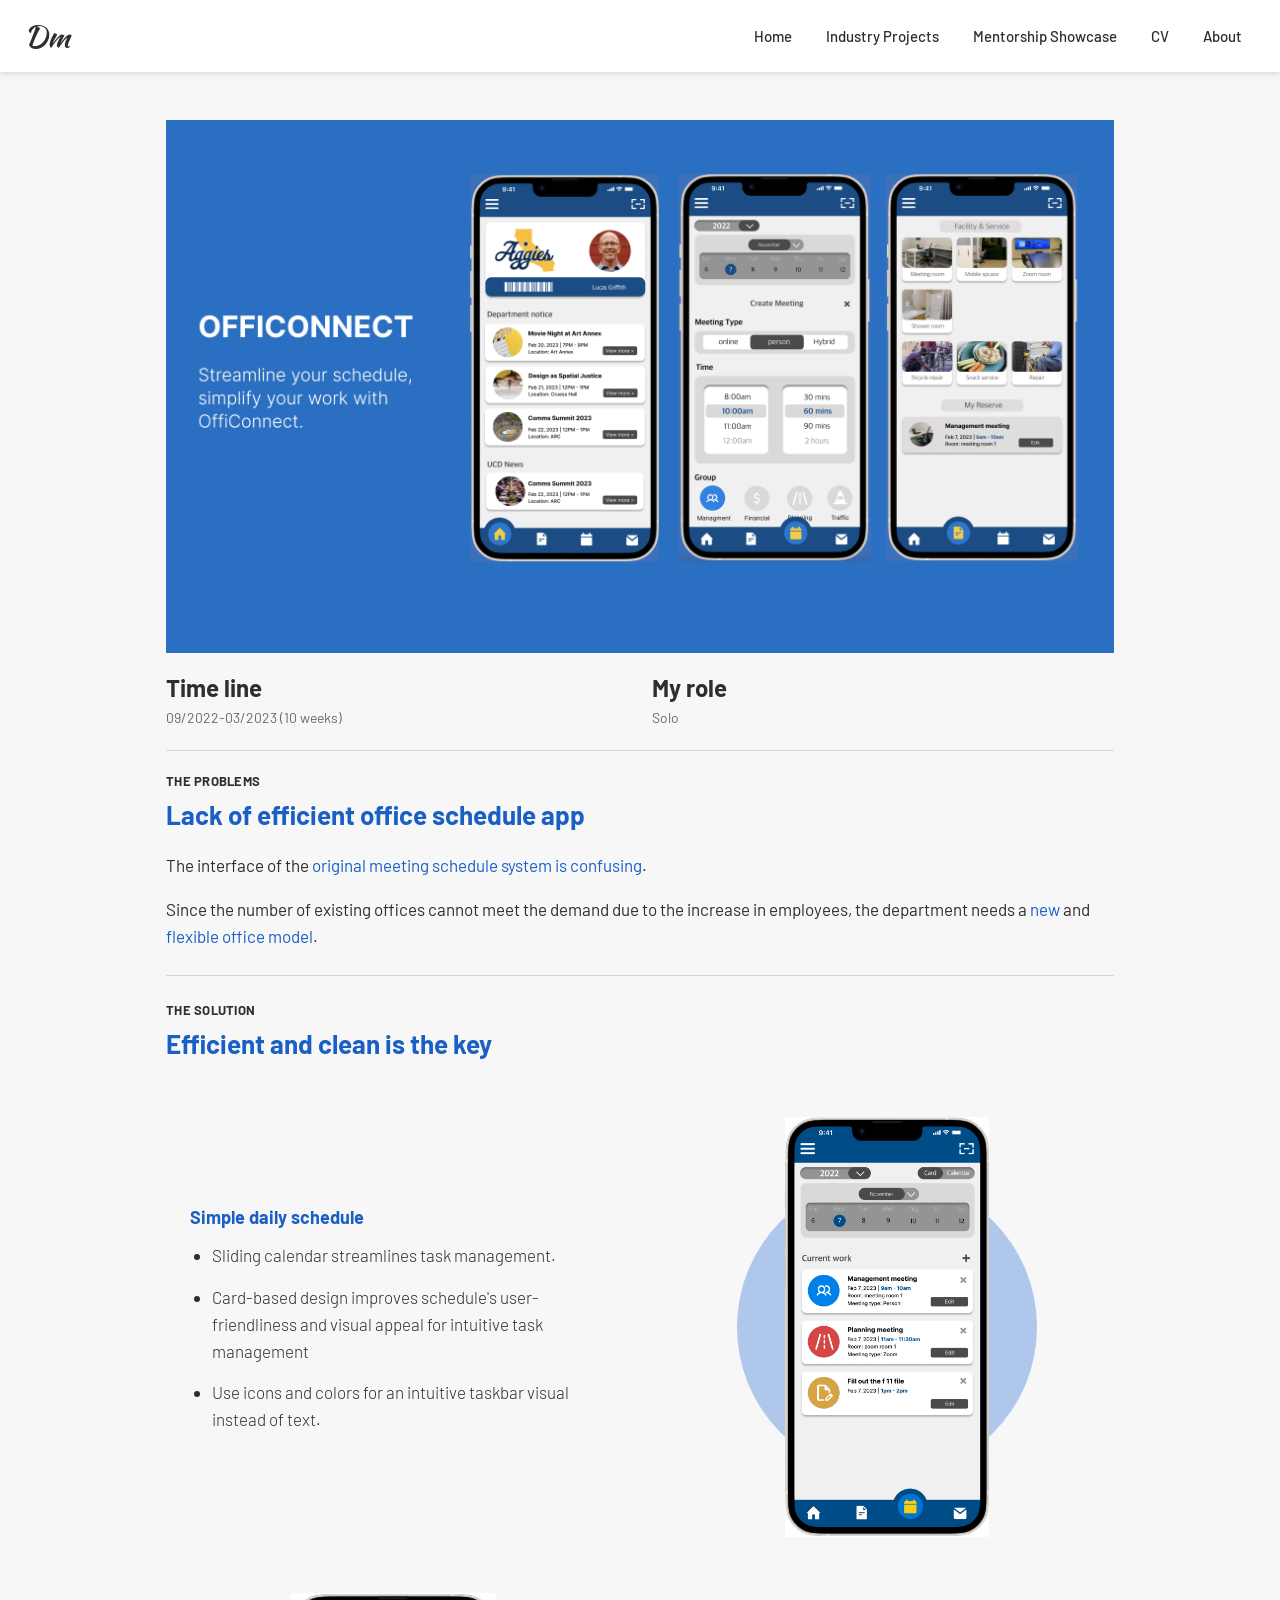
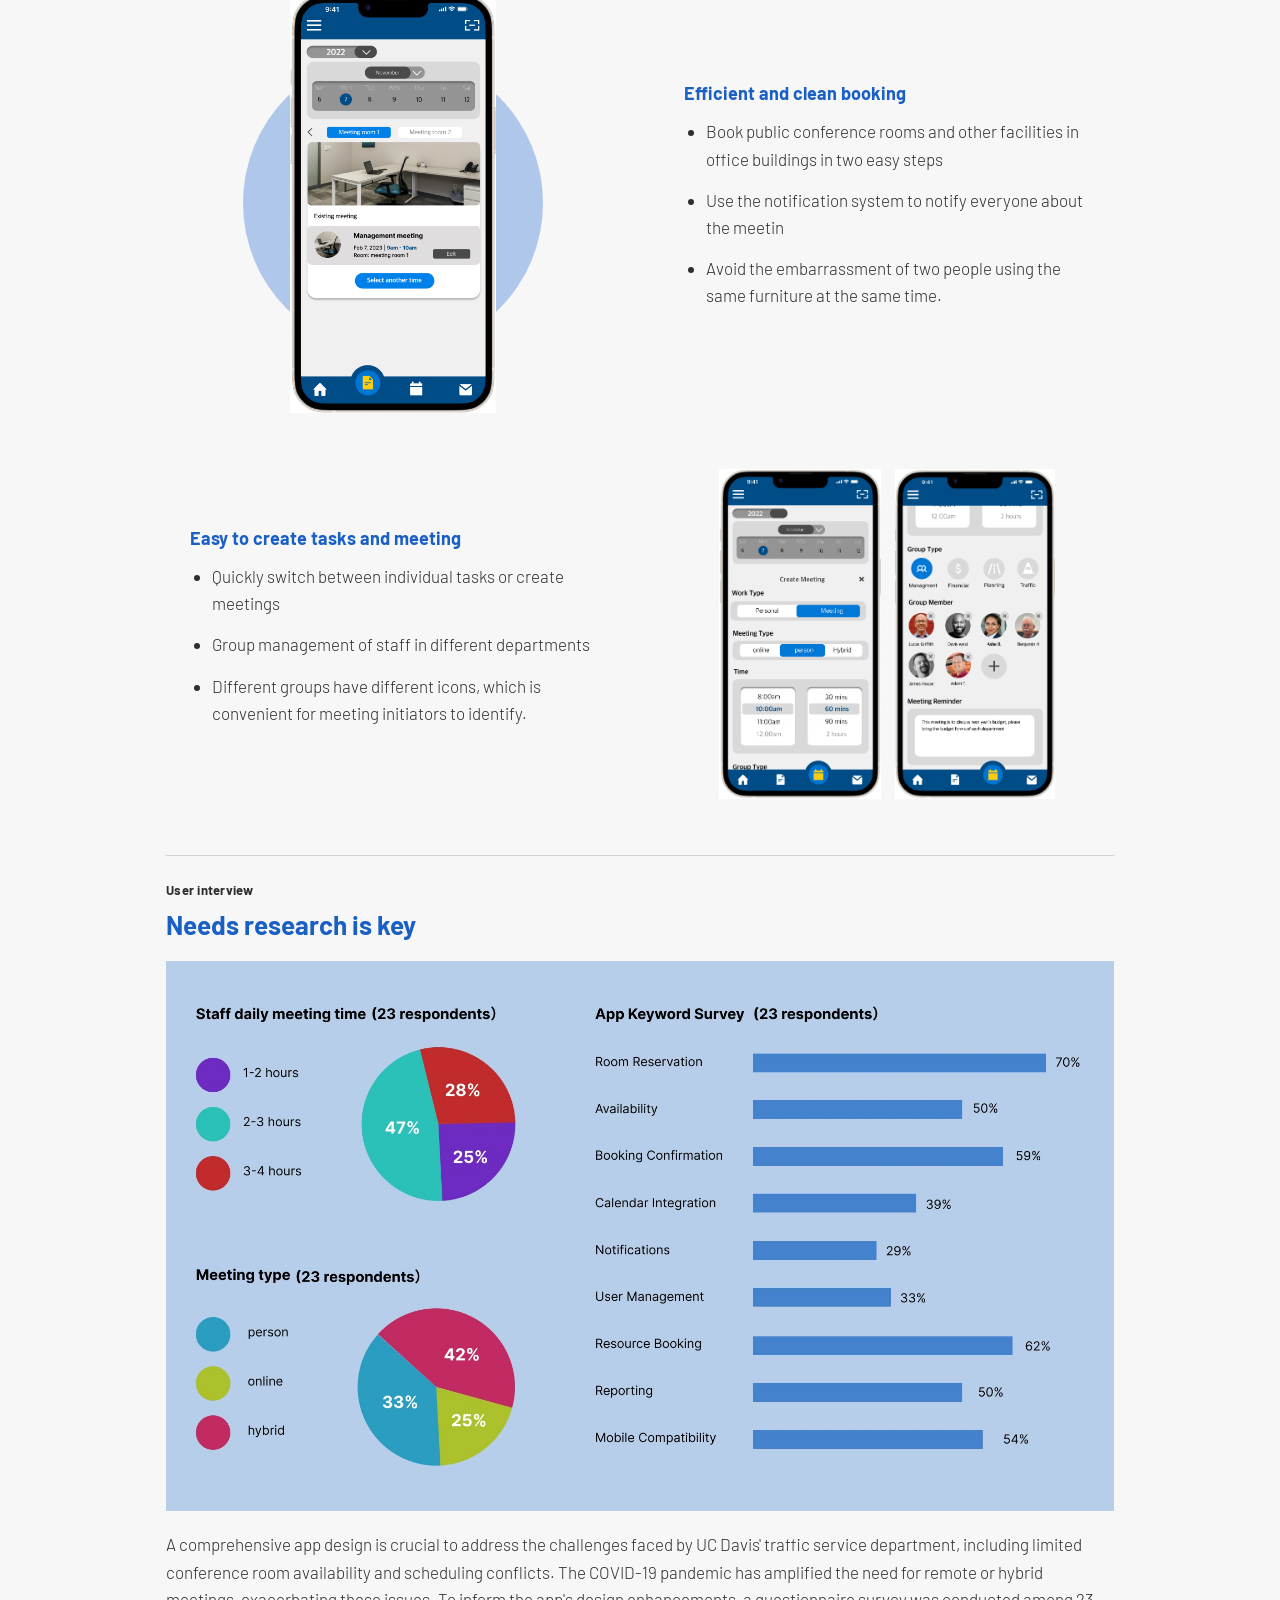
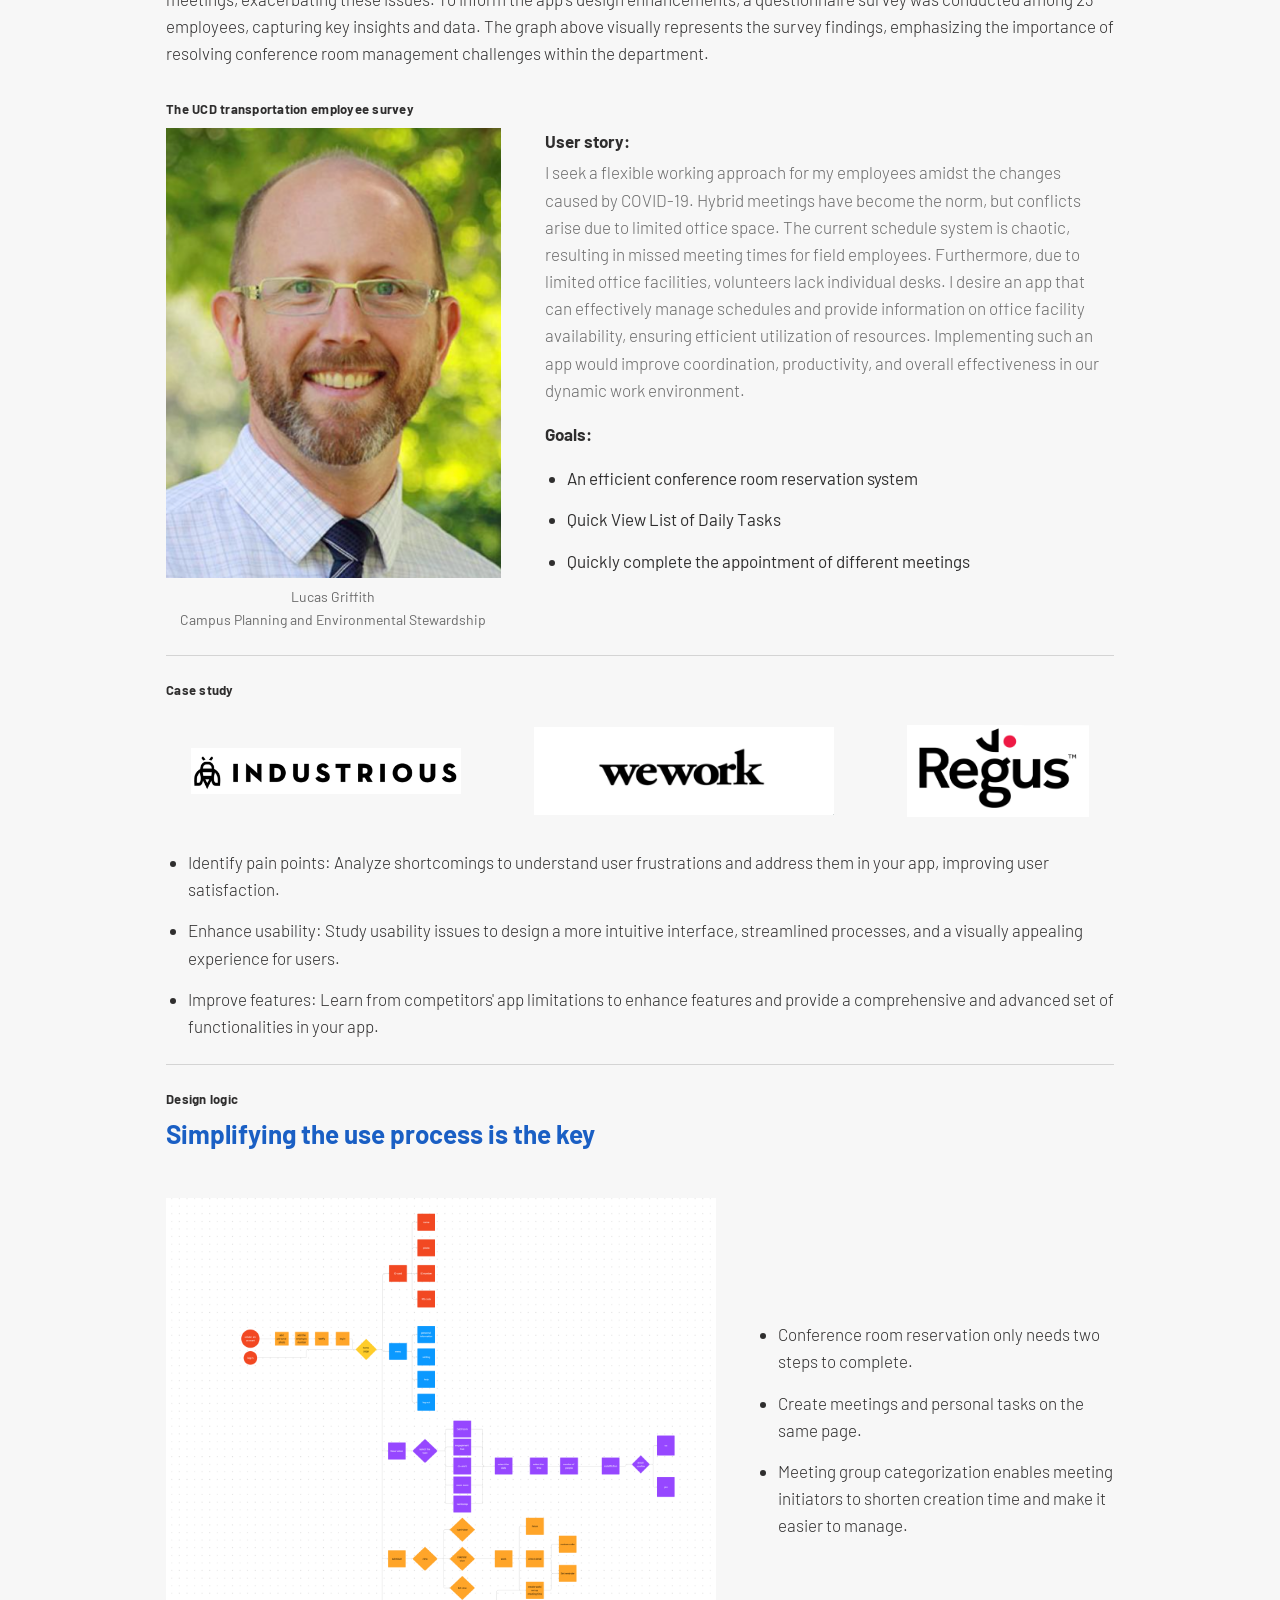
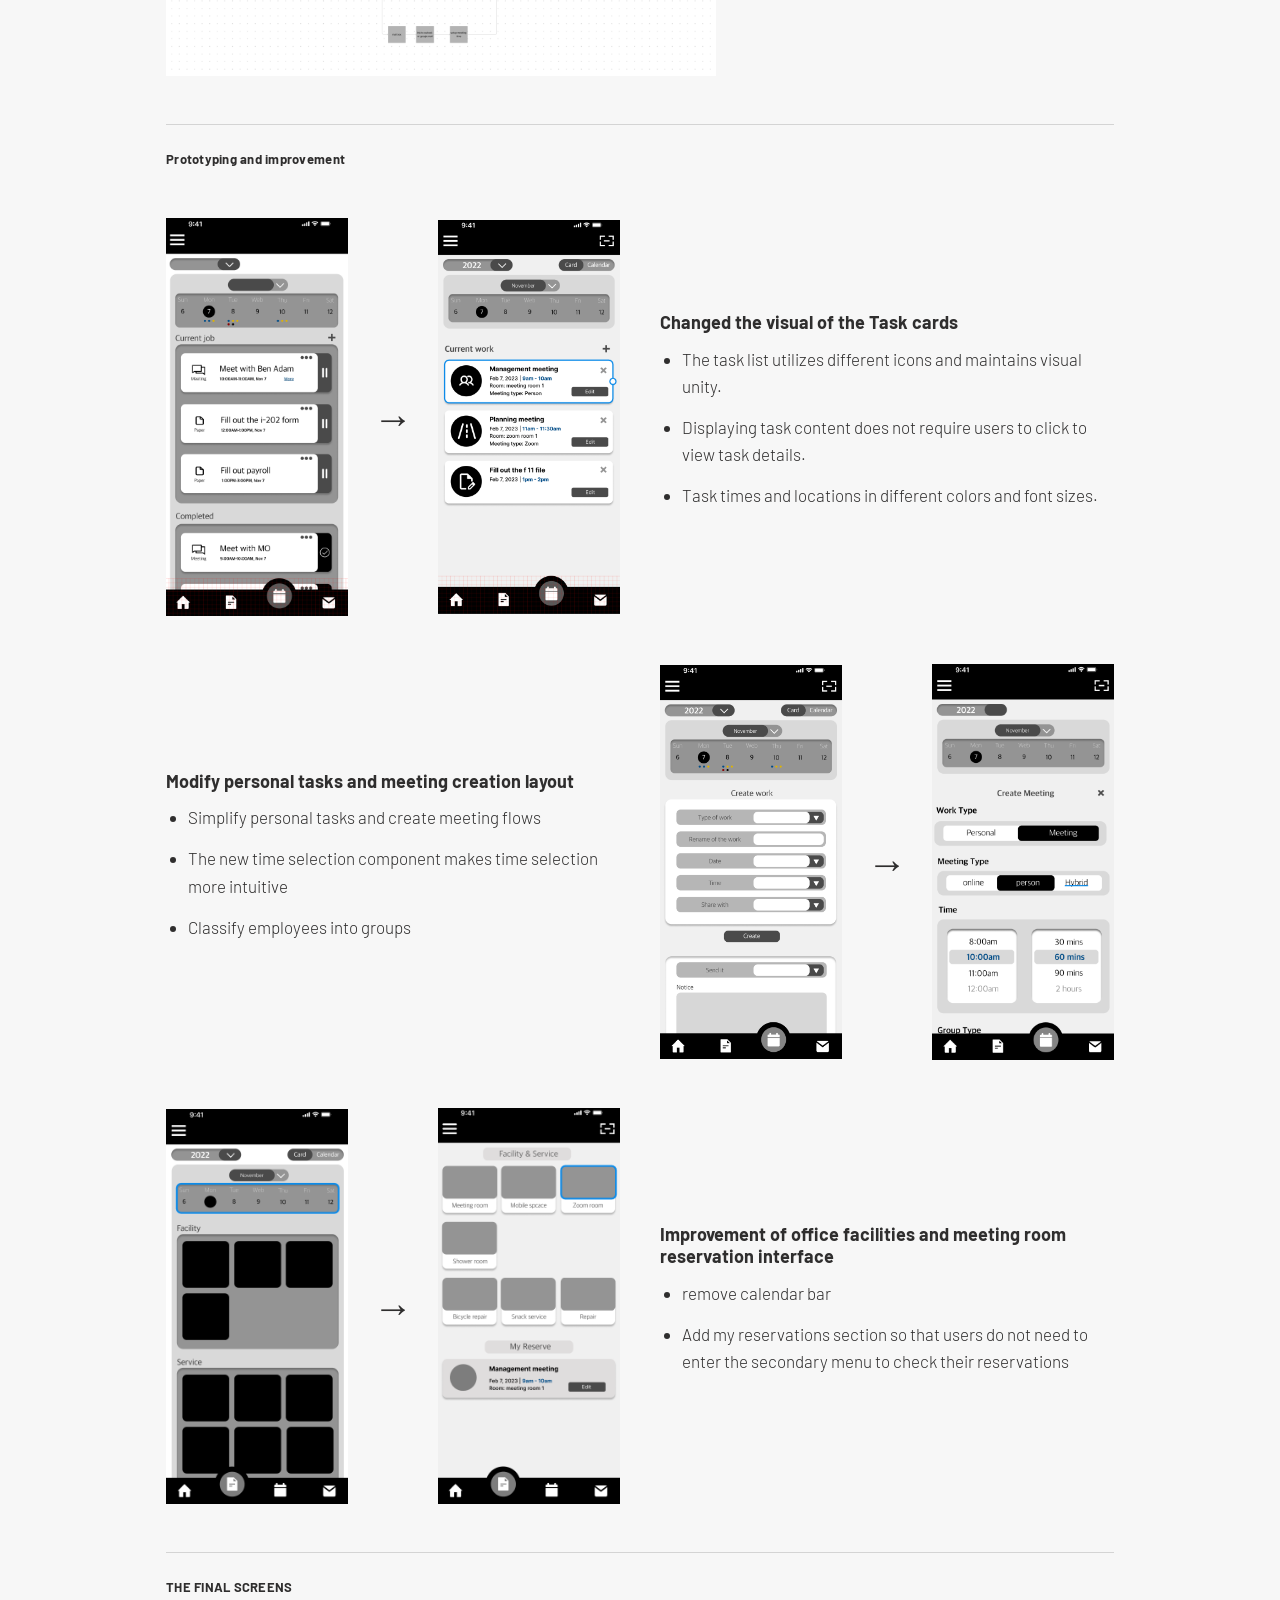
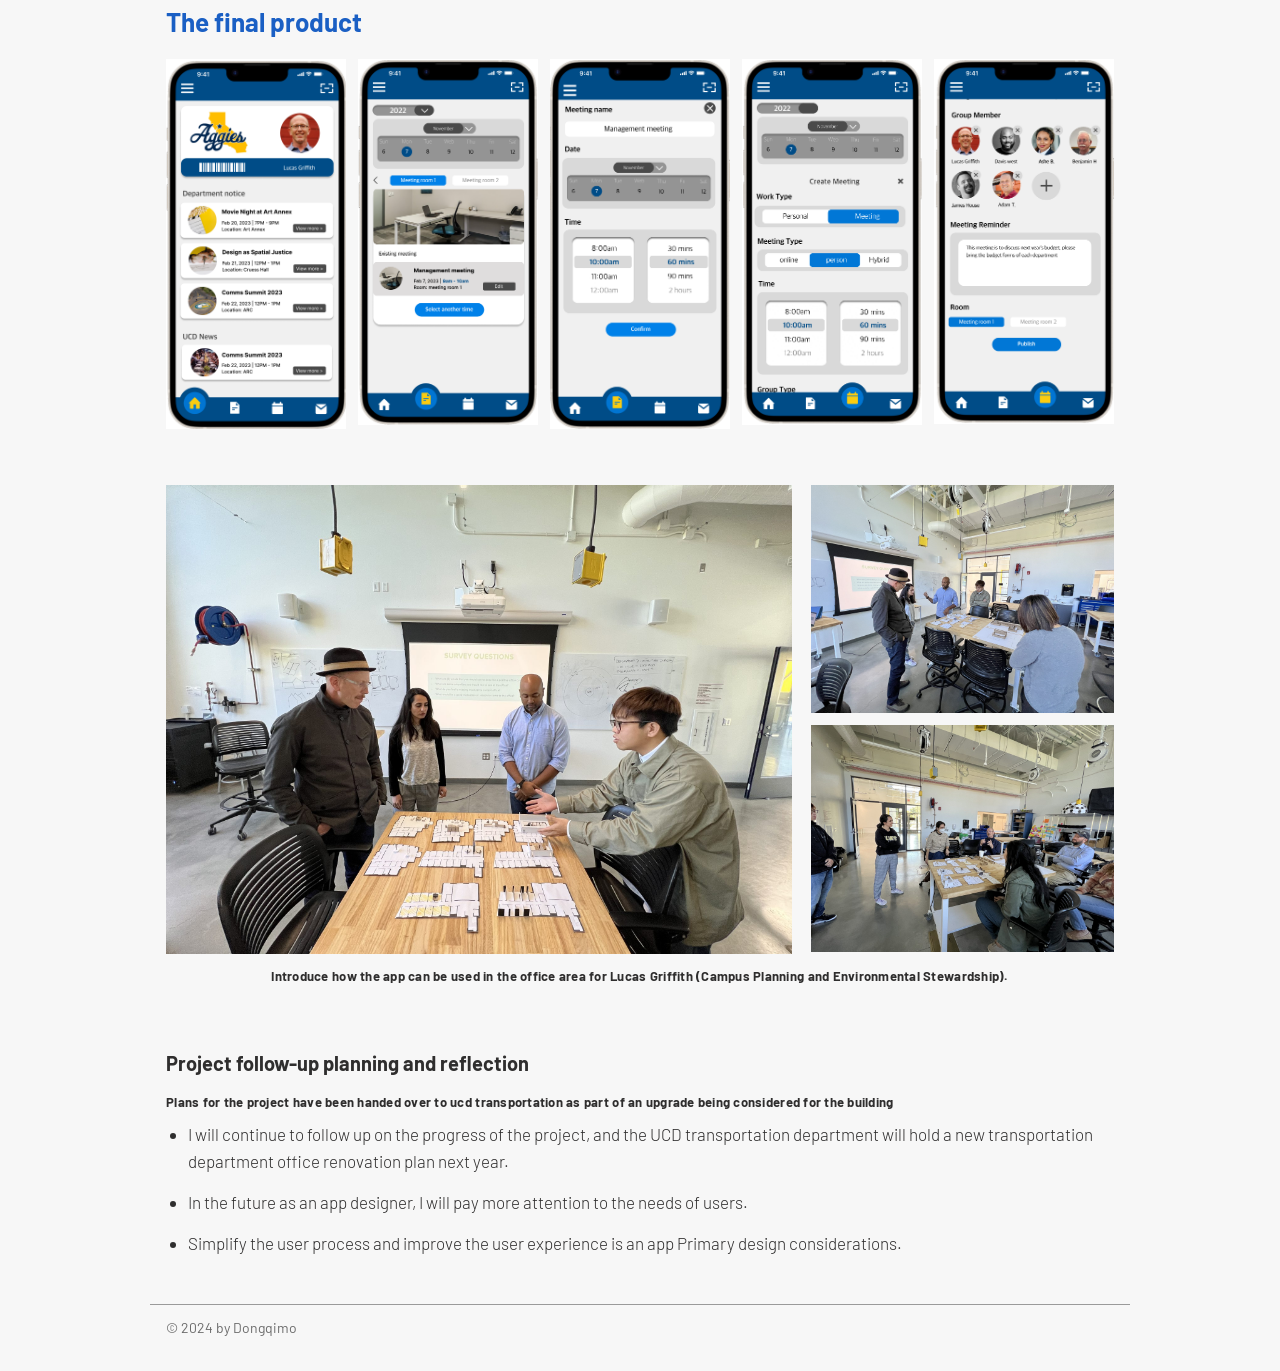
<file: projects/officonnect.html>
<!doctype html>
<html lang="en">
<head>
<meta charset="utf-8">
<meta name="viewport" content="width=device-width, initial-scale=1">
<title>OffiConnect | Dongqi Mo</title>
<meta name="description" content="Dongqi Mo — UI/UX designer and XR researcher, MFA in Design, University of California, Davis.">
<link rel="preconnect" href="https://fonts.googleapis.com">
<link rel="preconnect" href="https://fonts.gstatic.com" crossorigin>
<link href="https://fonts.googleapis.com/css2?family=Barlow:wght@300;400;500;600;700&family=Kaushan+Script&display=swap" rel="stylesheet">
<link rel="stylesheet" href="../css/style.css">
<link rel="icon" href="../favicon.svg" type="image/svg+xml">
</head>
<body class="">
<header class="site-header">
  <div class="inner">
    <a class="logo" href="../index.html" aria-label="Dongqi Mo — home">Dm</a>
    <nav class="nav" aria-label="Main">
      <a href="../index.html">Home</a>
      <a href="../industry-projects.html">Industry Projects</a>
      <a href="../mentorship-showcase.html">Mentorship Showcase</a>
      <a href="../cv.html">CV</a>
      <a href="../about.html">About</a>
    </nav>
  </div>
</header>
<main>
<div class="container">
  <div class="cs-hero">
    <img src="../images/b8df82_66023069afbf43238a99df624c78047e.jpg" alt="OffiConnect — Streamline your schedule, simplify your work">
  </div>
  <div class="cs-meta">
    <div><h2>Time line</h2><p>09/2022-03/2023 (10 weeks)</p></div>
    <div><h2>My role</h2><p>Solo</p></div>
  </div>

  <hr class="divider" style="margin:20px 0">
  <section>
    <p class="label">The Problems</p>
    <h2 class="headline">Lack of efficient office schedule app</h2>
    <div class="prose">
      <p>The interface of the <span class="hl">original meeting schedule system is confusing</span>.</p>
      <p>Since the number of existing offices cannot meet the demand due to the increase in employees, the department needs a <span class="hl">new</span> and <span class="hl">flexible office model</span>.</p>
    </div>
  </section>

  <hr class="divider" style="margin:24px 0">
  <section>
    <p class="label">The Solution</p>
    <h2 class="headline">Efficient and clean is the key</h2>

    <div class="feature">
      <div class="feature-text">
        <h3>Simple daily schedule</h3>
        <ul class="bullets">
          <li>Sliding calendar streamlines task management.</li>
          <li>Card-based design improves schedule's user-friendliness and visual appeal for intuitive task management</li>
          <li>Use icons and colors for an intuitive taskbar visual instead of text.</li>
        </ul>
      </div>
      <div class="feature-media blob"><img src="../images/b8df82_f845f5a2b57d4324bf17246769bac10a.png" alt="Daily schedule screen" loading="lazy"></div>
    </div>

    <div class="feature reverse">
      <div class="feature-text">
        <h3>Efficient and clean booking</h3>
        <ul class="bullets">
          <li>Book public conference rooms and other facilities in office buildings in two easy steps</li>
          <li>Use the notification system to notify everyone about the meetin</li>
          <li>Avoid the embarrassment of two people using the same furniture at the same time.</li>
        </ul>
      </div>
      <div class="feature-media blob"><img src="../images/b8df82_b98993fdd7bc488496172b0d69e64279.png" alt="Booking screen" loading="lazy"></div>
    </div>

    <div class="feature">
      <div class="feature-text">
        <h3>Easy to create tasks and meeting</h3>
        <ul class="bullets">
          <li>Quickly switch between individual tasks or create meetings</li>
          <li>Group management of staff in different departments</li>
          <li>Different groups have different icons, which is convenient for meeting initiators to identify.</li>
        </ul>
      </div>
      <div class="feature-media">
        <img src="../images/b8df82_091f73a581074bdc9f4999830b6e69d7.png" alt="Create meeting screen" loading="lazy" style="max-height:330px">
        <img src="../images/b8df82_045f53edfd5e46d3b79142df91ad25be.png" alt="Group selection screen" loading="lazy" style="max-height:330px">
      </div>
    </div>
  </section>

  <hr class="divider" style="margin:24px 0">
  <section>
    <p class="label plain">User interview</p>
    <h2 class="headline">Needs research is key</h2>
    <img src="../images/b8df82_f629163e170d41f78261b9a81e5ea0db.jpg" alt="Survey results: meeting time, meeting type and app keyword survey (23 respondents)" loading="lazy" style="width:100%;height:auto">
    <p class="light" style="margin-top:20px">A comprehensive app design is crucial to address the challenges faced by UC Davis' traffic service department, including limited conference room availability and scheduling conflicts. The COVID-19 pandemic has amplified the need for remote or hybrid meetings, exacerbating these issues. To inform the app's design enhancements, a questionnaire survey was conducted among 23 employees, capturing key insights and data. The graph above visually represents the survey findings, emphasizing the importance of resolving conference room management challenges within the department.</p>
  </section>

  <section style="margin-top:32px">
    <p class="label plain">The UCD transportation employee survey</p>
    <div class="split">
      <figure>
        <img src="../images/b8df82_15816cdd5b434426af9577fe759024a9.png" alt="Lucas Griffith" loading="lazy" style="width:100%;height:auto">
        <figcaption>Lucas Griffith<br>Campus Planning and Environmental Stewardship</figcaption>
      </figure>
      <div>
        <p style="margin:0"><b>User story:</b></p>
        <p class="muted light" style="margin-top:4px">I seek a flexible working approach for my employees amidst the changes caused by COVID-19. Hybrid meetings have become the norm, but conflicts arise due to limited office space. The current schedule system is chaotic, resulting in missed meeting times for field employees. Furthermore, due to limited office facilities, volunteers lack individual desks. I desire an app that can effectively manage schedules and provide information on office facility availability, ensuring efficient utilization of resources. Implementing such an app would improve coordination, productivity, and overall effectiveness in our dynamic work environment.</p>
        <p><b>Goals:</b></p>
        <ul class="bullets">
          <li>An efficient conference room reservation system</li>
          <li>Quick View List of Daily Tasks</li>
          <li>Quickly complete the appointment of different meetings</li>
        </ul>
      </div>
    </div>
  </section>

  <hr class="divider" style="margin:24px 0">
  <section>
    <p class="label plain">Case study</p>
    <div class="logos">
      <img src="../images/b8df82_c8b1eaf4ce034cc78abe1d694306b44d.png" alt="Industrious" style="width:270px" loading="lazy">
      <img src="../images/b8df82_fd495086522b430e8bc472d515d10314.png" alt="WeWork" style="width:300px" loading="lazy">
      <img src="../images/b8df82_81d795a79c9949cb8cf8cade48fed029.png" alt="Regus" style="width:182px" loading="lazy">
    </div>
    <ul class="bullets light">
      <li>Identify pain points: Analyze shortcomings to understand user frustrations and address them in your app, improving user satisfaction.</li>
      <li>Enhance usability: Study usability issues to design a more intuitive interface, streamlined processes, and a visually appealing experience for users.</li>
      <li>Improve features: Learn from competitors' app limitations to enhance features and provide a comprehensive and advanced set of functionalities in your app.</li>
    </ul>
  </section>

  <hr class="divider" style="margin:24px 0">
  <section>
    <p class="label plain">Design logic</p>
    <h2 class="headline">Simplifying the use process is the key</h2>
    <div class="proto" style="grid-template-columns:600fr 390fr">
      <img src="../images/b8df82_f8cb8c2586db4bbcace06696feace46e.png" alt="User flow diagram" loading="lazy" style="width:100%;height:auto">
      <ul class="bullets light">
        <li>Conference room reservation only needs two steps to complete.</li>
        <li>Create meetings and personal tasks on the same page.</li>
        <li>Meeting group categorization enables meeting initiators to shorten creation time and make it easier to manage.</li>
      </ul>
    </div>
  </section>

  <hr class="divider" style="margin:24px 0">
  <section>
    <p class="label plain">Prototyping and improvement</p>
    <div class="proto">
      <div class="proto-media">
        <img src="../images/b8df82_aa39332902004bd9836e92ba03abff40.png" alt="Before" loading="lazy"><span class="arrow">→</span>
        <img src="../images/b8df82_bcf24ab34402456db66db9cc0e44a018.png" alt="After" loading="lazy">
      </div>
      <div class="proto-text">
        <h3>Changed the visual of the Task cards</h3>
        <ul class="bullets">
          <li>The task list utilizes different icons and maintains visual unity.</li>
          <li>Displaying task content does not require users to click to view task details.</li>
          <li>Task times and locations in different colors and font sizes.</li>
        </ul>
      </div>
    </div>
    <div class="proto reverse">
      <div class="proto-media">
        <img src="../images/b8df82_016accca288c4157b8bcb926b6a7204c.png" alt="Before" loading="lazy"><span class="arrow">→</span>
        <img src="../images/b8df82_db9812c03ee14740841805a67d3f476d.png" alt="After" loading="lazy">
      </div>
      <div class="proto-text">
        <h3>Modify personal tasks and meeting creation layout</h3>
        <ul class="bullets">
          <li>Simplify personal tasks and create meeting flows</li>
          <li>The new time selection component makes time selection more intuitive</li>
          <li>Classify employees into groups</li>
        </ul>
      </div>
    </div>
    <div class="proto">
      <div class="proto-media">
        <img src="../images/b8df82_5e1ca808a5d3473b8c104beb0e381edc.png" alt="Before" loading="lazy"><span class="arrow">→</span>
        <img src="../images/b8df82_6ef45e975ffa43f9bcbef9b2b9ceed33.png" alt="After" loading="lazy">
      </div>
      <div class="proto-text">
        <h3>Improvement of office facilities and meeting room reservation interface</h3>
        <ul class="bullets">
          <li>remove calendar bar</li>
          <li>Add my reservations section so that users do not need to enter the secondary menu to check their reservations</li>
        </ul>
      </div>
    </div>
  </section>

  <hr class="divider" style="margin:24px 0">
  <section>
    <p class="label">The final screens</p>
    <h2 class="headline">The final product</h2>
    <div class="screens" style="--n:5">
      <img src="../images/b8df82_03645348a825409383b3cb5ceaa4d5be.png" alt="Final screen" loading="lazy">
      <img src="../images/b8df82_b98993fdd7bc488496172b0d69e64279.png" alt="Final screen" loading="lazy">
      <img src="../images/b8df82_b7845c938dd849ddb2e6958efd8fec57.png" alt="Final screen" loading="lazy">
      <img src="../images/b8df82_091f73a581074bdc9f4999830b6e69d7.png" alt="Final screen" loading="lazy">
      <img src="../images/b8df82_f61d574c2f8b417782754f4959acb5c4.png" alt="Final screen" loading="lazy">
    </div>
    <div class="row" style="margin-top:56px;align-items:stretch">
      <img src="../images/b8df82_89382fa88ceb413ca3d8e2a71a1cfe7e.jpg" alt="Presenting the app in the office" loading="lazy" style="width:66%;object-fit:cover">
      <div class="stack" style="width:32%">
        <img src="../images/b8df82_a9d91344a53f49d8a6bfc33e234c9edd.jpg" alt="Office area" loading="lazy">
        <img src="../images/b8df82_36905c635d6c41c2bec48b00e0ab7c4b.jpg" alt="Office area" loading="lazy">
      </div>
    </div>
    <p class="label plain" style="margin-top:12px;text-align:center">Introduce how the app can be used in the office area for Lucas Griffith (Campus Planning and Environmental Stewardship).</p>
  </section>

  <section class="section">
    <h2 class="subhead" style="font-size:20px">Project follow-up planning and reflection</h2>
    <p class="label plain">Plans for the project have been handed over to ucd transportation as part of an upgrade being considered for the building</p>
    <ul class="bullets light">
      <li>I will continue to follow up on the progress of the project, and the UCD transportation department will hold a new transportation department office renovation plan next year.</li>
      <li>In the future as an app designer, I will pay more attention to the needs of users.</li>
      <li>Simplify the user process and improve the user experience is an app Primary design considerations.</li>
    </ul>
  </section>
</div>
</main>
<footer class="site-footer">
  <div class="container"><p>© 2024 by Dongqimo</p></div>
</footer>
</body>
</html>
</file>
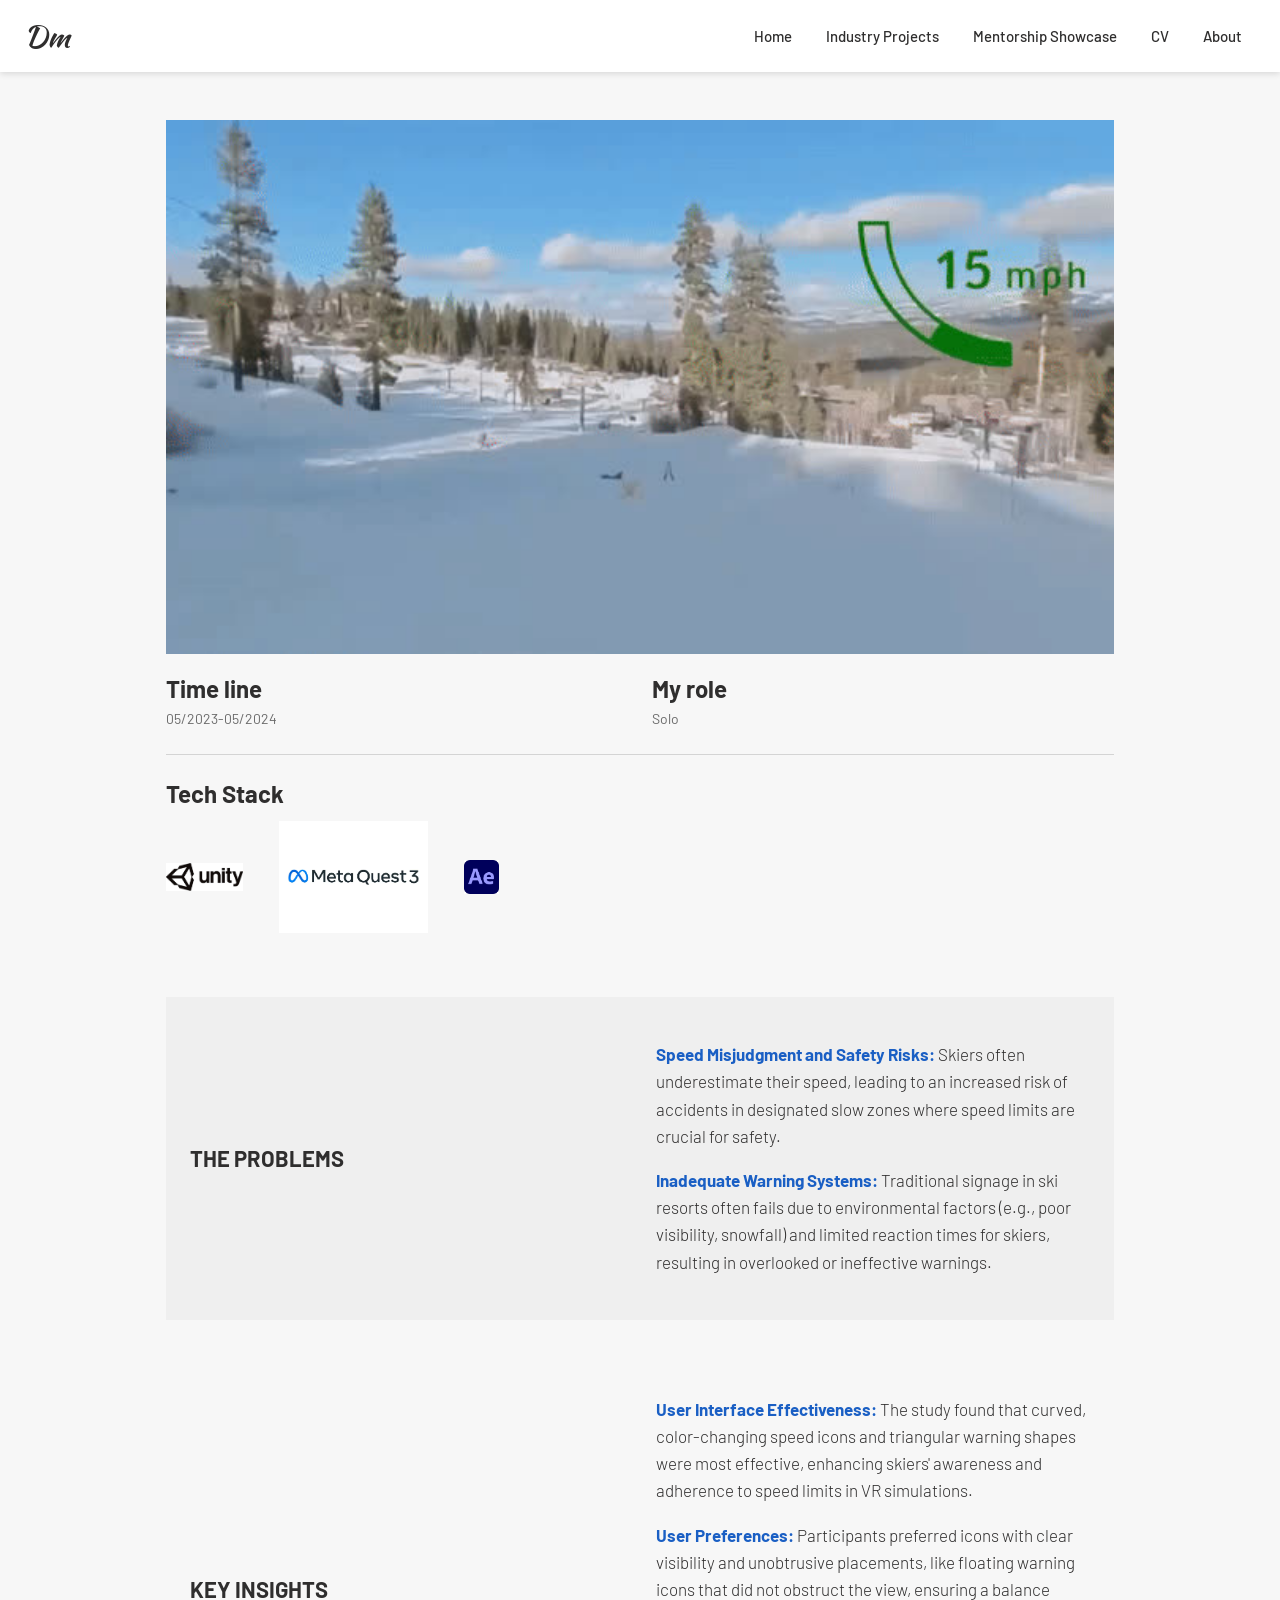
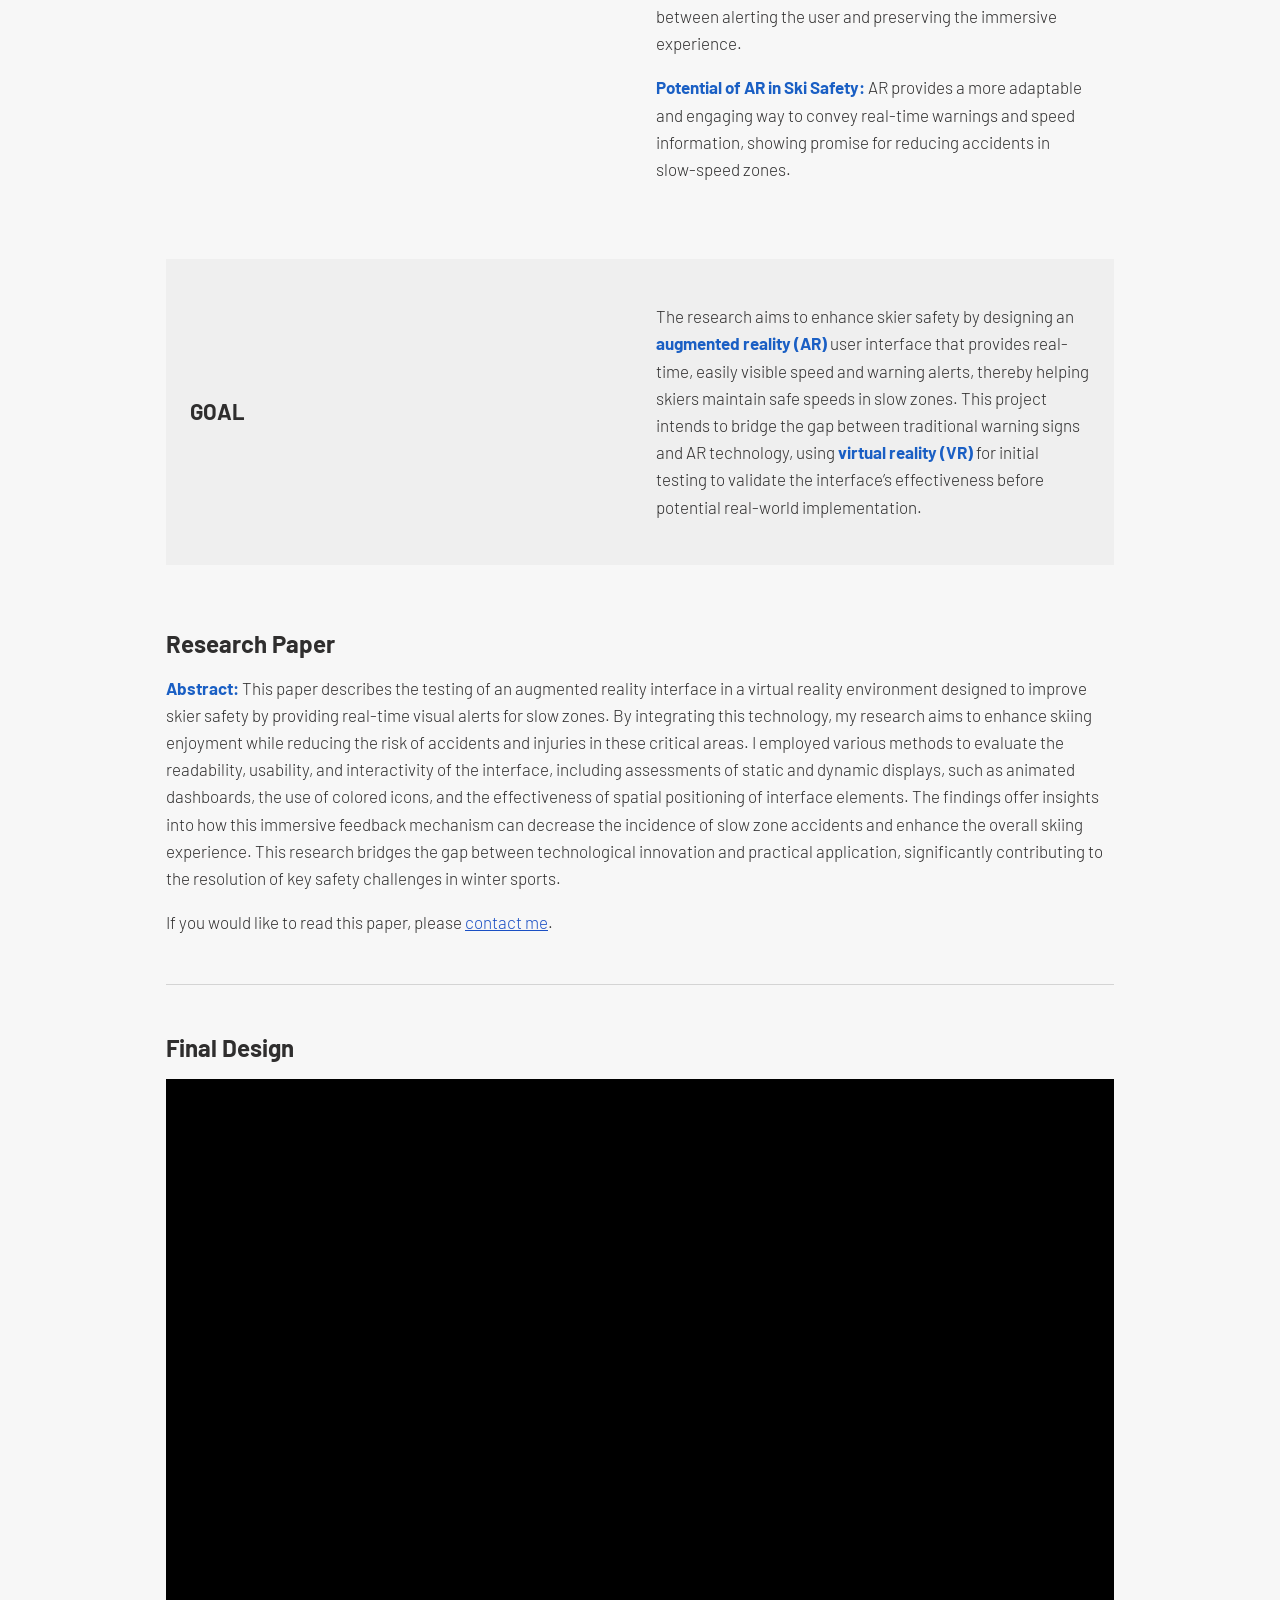
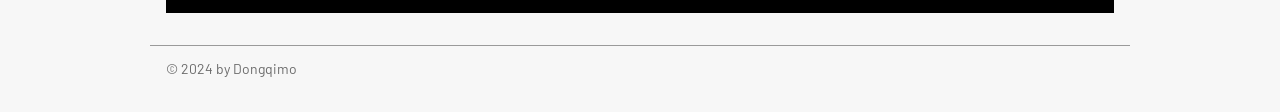
<file: projects/safe-ski.html>
<!doctype html>
<html lang="en">
<head>
<meta charset="utf-8">
<meta name="viewport" content="width=device-width, initial-scale=1">
<title>Safe Ski | Dongqi Mo</title>
<meta name="description" content="Dongqi Mo — UI/UX designer and XR researcher, MFA in Design, University of California, Davis.">
<link rel="preconnect" href="https://fonts.googleapis.com">
<link rel="preconnect" href="https://fonts.gstatic.com" crossorigin>
<link href="https://fonts.googleapis.com/css2?family=Barlow:wght@300;400;500;600;700&family=Kaushan+Script&display=swap" rel="stylesheet">
<link rel="stylesheet" href="../css/style.css">
<link rel="icon" href="../favicon.svg" type="image/svg+xml">
</head>
<body class="">
<header class="site-header">
  <div class="inner">
    <a class="logo" href="../index.html" aria-label="Dongqi Mo — home">Dm</a>
    <nav class="nav" aria-label="Main">
      <a href="../index.html">Home</a>
      <a href="../industry-projects.html">Industry Projects</a>
      <a href="../mentorship-showcase.html">Mentorship Showcase</a>
      <a href="../cv.html">CV</a>
      <a href="../about.html">About</a>
    </nav>
  </div>
</header>
<main>
<div class="container">
  <div class="cs-hero">
    <video src="../images/b8df82_2838ccb09bbc40c19f82efb8f6e673fe.mp4" poster="../images/b8df82_2838ccb09bbc40c19f82efb8f6e673fe.poster.jpg" autoplay muted loop playsinline></video>
  </div>
  <div class="cs-meta">
    <div><h2>Time line</h2><p>05/2023-05/2024</p></div>
    <div><h2>My role</h2><p>Solo</p></div>
  </div>
  <hr class="divider" style="margin:24px 0">
  <h2 class="cs-meta" style="display:block;margin:0;font-size:24px">Tech Stack</h2>
  <div class="tech">
    <img src="../images/b8df82_c9cffc1a54b8499085c53d06d792b9a0.png" alt="Unity" width="77">
    <img src="../images/b8df82_1841b271dd2b48fca028acdb22f262bc.png" alt="Meta Quest 3" width="149">
    <img src="../images/b8df82_403162172fe6425cae6eb1d19084e5d1.png" alt="Adobe After Effects" width="35">
  </div>

  <section class="section panels">
    <div class="panel">
      <h2>The Problems</h2>
      <div class="body">
        <p><b>Speed Misjudgment and Safety Risks:</b> Skiers often underestimate their speed, leading to an increased risk of accidents in designated slow zones where speed limits are crucial for safety.</p>
        <p><b>Inadequate Warning Systems:</b> Traditional signage in ski resorts often fails due to environmental factors (e.g., poor visibility, snowfall) and limited reaction times for skiers, resulting in overlooked or ineffective warnings.</p>
      </div>
    </div>
    <div class="panel no-bg">
      <h2>Key Insights</h2>
      <div class="body">
        <p><b>User Interface Effectiveness:</b> The study found that curved, color-changing speed icons and triangular warning shapes were most effective, enhancing skiers' awareness and adherence to speed limits in VR simulations.</p>
        <p><b>User Preferences:</b> Participants preferred icons with clear visibility and unobtrusive placements, like floating warning icons that did not obstruct the view, ensuring a balance between alerting the user and preserving the immersive experience.</p>
        <p><b>Potential of AR in Ski Safety:</b> AR provides a more adaptable and engaging way to convey real-time warnings and speed information, showing promise for reducing accidents in slow-speed zones.</p>
      </div>
    </div>
    <div class="panel">
      <h2>Goal</h2>
      <div class="body">
        <p>The research aims to enhance skier safety by designing an <b>augmented reality (AR)</b> user interface that provides real-time, easily visible speed and warning alerts, thereby helping skiers maintain safe speeds in slow zones. This project intends to bridge the gap between traditional warning signs and AR technology, using <b>virtual reality (VR)</b> for initial testing to validate the interface’s effectiveness before potential real-world implementation.</p>
      </div>
    </div>
  </section>

  <section class="section">
    <h2 class="subhead">Research Paper</h2>
    <div class="prose light">
      <p><span class="hl-b">Abstract:</span> This paper describes the testing of an augmented reality interface in a virtual reality environment designed to improve skier safety by providing real-time visual alerts for slow zones. By integrating this technology, my research aims to enhance skiing enjoyment while reducing the risk of accidents and injuries in these critical areas. I employed various methods to evaluate the readability, usability, and interactivity of the interface, including assessments of static and dynamic displays, such as animated dashboards, the use of colored icons, and the effectiveness of spatial positioning of interface elements. The findings offer insights into how this immersive feedback mechanism can decrease the incidence of slow zone accidents and enhance the overall skiing experience. This research bridges the gap between technological innovation and practical application, significantly contributing to the resolution of key safety challenges in winter sports.</p>
      <p>If you would like to read this paper, please <a href="../about.html">contact me</a>.</p>
    </div>
  </section>

  <hr class="divider">

  <section>
    <h2 class="subhead">Final Design</h2>
    <div class="embed">
      <iframe src="https://www.youtube.com/embed/CpPjsoW70kA?rel=0" title="Safe ski — final design video" allow="accelerometer; autoplay; clipboard-write; encrypted-media; gyroscope; picture-in-picture" allowfullscreen loading="lazy"></iframe>
    </div>
  </section>
</div>
</main>
<footer class="site-footer">
  <div class="container"><p>© 2024 by Dongqimo</p></div>
</footer>
</body>
</html>
</file>
<file: css/style.css>
/* Dongqi Mo — portfolio */
:root {
  --bg: #f7f7f7;
  --surface: #ffffff;
  --panel: #efefef;
  --text: #2f2e2e;
  --muted: #6b6b6b;
  --line: #d4d4d4;
  --link: #1a4fc4;
  --accent: #1a5fc4;
  --max: 980px;
  --header-h: 72px;
}
body.theme-family { --accent: #f2a900; }
body.theme-comb { --accent: #f06a1d; }

* { box-sizing: border-box; }
html { scroll-behavior: smooth; scroll-padding-top: calc(var(--header-h) + 16px); }
body {
  margin: 0;
  background: var(--bg);
  color: var(--text);
  font-family: "Barlow", "Helvetica Neue", Arial, sans-serif;
  font-size: 17px;
  line-height: 1.6;
  -webkit-font-smoothing: antialiased;
}
img, video, iframe { max-width: 100%; display: block; }
a { color: var(--link); }
h1, h2, h3, h4 { line-height: 1.25; margin: 0; }

/* ---------- header ---------- */
.site-header {
  position: sticky; top: 0; z-index: 10;
  background: var(--surface);
  box-shadow: 0 2px 6px rgba(0,0,0,.12);
}
.site-header .inner {
  max-width: 1440px; margin: 0 auto; padding: 0 24px;
  height: var(--header-h);
  display: flex; align-items: center; justify-content: space-between; gap: 16px;
}
.logo {
  font-family: "Kaushan Script", cursive;
  font-size: 30px; color: var(--text); text-decoration: none; line-height: 1;
}
.nav { display: flex; gap: 6px; flex-wrap: wrap; justify-content: flex-end; }
.nav a {
  color: var(--text); text-decoration: none; font-size: 15px; font-weight: 500;
  padding: 6px 14px; border-radius: 4px;
}
.nav a:hover { color: var(--link); }
.nav a[aria-current="page"] { color: var(--link); }

/* ---------- layout ---------- */
main { padding: 48px 0 32px; }
.container { max-width: var(--max); margin: 0 auto; padding: 0 16px; }
.section { margin-top: 64px; }
.section:first-child { margin-top: 0; }
.divider { border: 0; border-top: 1px solid var(--line); margin: 48px 0; }

.site-footer .container { border-top: 1px solid #9a9a9a; padding-top: 12px; padding-bottom: 32px; }
.site-footer p { margin: 0; color: var(--muted); font-size: 14px; }

/* ---------- home ---------- */
.intro { display: grid; grid-template-columns: 394fr 505fr; gap: 80px; align-items: start; }
.intro img { width: 100%; height: auto; aspect-ratio: 394/527; object-fit: cover; }
.intro p { margin: 0 0 1.4em; font-size: 18px; }
.intro strong { color: var(--link); }

.section-title { font-size: 30px; font-weight: 700; margin-bottom: 28px; }

.project-list { display: flex; flex-direction: column; gap: 56px; }
.project-item { display: grid; grid-template-columns: 450fr 505fr; gap: 25px; align-items: start; }
.project-item .thumb { display: block; overflow: hidden; }
.project-item .thumb img, .project-item .thumb video { width: 100%; height: auto; transition: transform .4s; }
.project-item .thumb:hover img, .project-item .thumb:hover video { transform: scale(1.03); }
.project-item h3 { font-size: 20px; font-weight: 600; margin-bottom: 14px; }
.project-item h3 a { color: var(--text); text-decoration: none; }
.project-item h3 a:hover { text-decoration: underline; }
.project-item h3 .view { color: var(--link); text-decoration: underline; }
.project-item ul { margin: 0; padding-left: 24px; color: var(--muted); font-weight: 300; }
.project-item li { margin-bottom: 4px; }

/* ---------- industry projects ---------- */
.site-grid { display: grid; grid-template-columns: 1fr 1fr; gap: 40px 48px; }
.site-card { display: block; text-align: center; color: var(--text); text-decoration: none; }
.site-card img { width: 100%; aspect-ratio: 2.1/1; object-fit: cover; object-position: top; box-shadow: 0 1px 4px rgba(0,0,0,.12); transition: box-shadow .3s; }
.site-card:hover img { box-shadow: 0 6px 20px rgba(0,0,0,.18); }
.site-card span { display: inline-block; margin-top: 14px; font-size: 20px; text-decoration: underline; }

/* ---------- mentorship ---------- */
.lead-row { display: grid; grid-template-columns: 160px 1fr; gap: 24px; }
.lead-row h2 { font-size: 24px; }
.lead-row p { margin: 0; }
.subhead { font-size: 24px; font-weight: 700; margin-bottom: 16px; }
.mosaic { display: grid; gap: 0; }
.mosaic img { width: 100%; height: 100%; object-fit: cover; }
.mosaic.cols-3 { grid-template-columns: repeat(3, 1fr); }
.mosaic.cols-2 { grid-template-columns: repeat(2, 1fr); }

/* ---------- about ---------- */
.about { max-width: 640px; margin: 40px auto 0; text-align: center; }
.about p { font-size: 18px; }
.contact-grid { display: grid; grid-template-columns: repeat(3, 1fr); gap: 24px; margin-top: 48px; text-align: center; }
.contact-grid h3 { font-size: 20px; margin-bottom: 8px; }
.contact-grid a { color: var(--text); }
.contact-grid img { width: 25px; height: 25px; margin: 0 auto; }

.cv-empty { text-align: center; padding: 80px 0 120px; }
.cv-empty h2 { font-size: 24px; margin-bottom: 12px; }
.button {
  display: inline-block; padding: 10px 22px; border-radius: 4px;
  background: var(--link); color: #fff; text-decoration: none; font-weight: 600;
}

/* ---------- case study pages ---------- */
.cs-hero img, .cs-hero video { width: 100%; height: auto; }
.cs-meta { display: grid; grid-template-columns: 1fr 1fr; gap: 24px; margin-top: 20px; }
.cs-meta h2 { font-size: 24px; }
.cs-meta p { margin: 4px 0 0; font-size: 14px; color: var(--muted); }

.label { font-size: 13px; font-weight: 700; text-transform: uppercase; letter-spacing: .02em; margin-bottom: 8px; }
.label.plain { text-transform: none; }
.headline { font-size: 26px; font-weight: 700; color: var(--accent); margin-bottom: 20px; }
.prose p { margin: 0 0 1em; }
.prose ul, ul.bullets { padding-left: 22px; margin: 0; }
.prose li, ul.bullets li { margin-bottom: 14px; }
.hl { color: var(--accent); }
.hl-b { color: var(--accent); font-weight: 700; }
.muted { color: var(--muted); }
.light { font-weight: 300; }

.tech { display: flex; align-items: center; gap: 36px; flex-wrap: wrap; margin-top: 12px; }
.tech img { height: auto; }

/* grey insight panels: big title left, text right */
.panels { display: flex; flex-direction: column; gap: 32px; }
.panel { display: grid; grid-template-columns: 1fr 1fr; gap: 32px; align-items: center; background: var(--panel); padding: 44px 24px; }
.panel h2 { font-size: 22px; font-weight: 700; text-transform: uppercase; }
.panel .body { font-weight: 300; }
.panel .body p { margin: 0 0 1em; }
.panel .body p:last-child { margin-bottom: 0; }
.panel .body b { color: var(--accent); font-weight: 700; }
.panel.no-bg { background: transparent; }

/* feature rows: text + phone images */
.feature { display: grid; grid-template-columns: 1fr 1fr; gap: 40px; align-items: center; margin: 56px 0; }
.feature.reverse .feature-text { order: 2; }
.feature-text { padding: 0 24px; }
.feature-text h3 { font-size: 18px; font-weight: 700; color: var(--accent); margin-bottom: 14px; }
.feature-text li { font-weight: 300; }
.feature-media { display: flex; justify-content: center; gap: 14px; position: relative; }
.feature-media img, .feature-media video { width: auto; max-height: 420px; position: relative; z-index: 1; }
.feature-media.blob::before {
  content: ""; position: absolute; width: 300px; max-width: 80%; aspect-ratio: 1; border-radius: 50%;
  background: color-mix(in srgb, var(--accent) 35%, white); top: 50%; left: 50%; transform: translate(-50%, -50%);
}

.proto { display: grid; grid-template-columns: 1fr 1fr; gap: 40px; align-items: center; margin: 48px 0; }
.proto.reverse .proto-text { order: -1; }
.proto-media { display: flex; align-items: center; justify-content: space-between; gap: 12px; }
.proto-media img { width: 40%; height: auto; }
.proto-media .arrow { font-size: 40px; line-height: 1; color: var(--text); }
.proto-text h3 { font-size: 18px; font-weight: 700; margin-bottom: 12px; }
.proto-text li { font-weight: 300; }

.row { display: flex; gap: 16px; align-items: flex-start; justify-content: space-between; }
.row > * { min-width: 0; }
.row img { width: 100%; height: auto; }
.screens { display: grid; gap: 12px; grid-template-columns: repeat(var(--n, 5), 1fr); }
.screens img { width: 100%; height: auto; }
.logos { display: flex; align-items: center; justify-content: space-around; gap: 24px; flex-wrap: wrap; margin: 24px 0 32px; }
.logos img { max-height: 110px; width: auto; }

.split { display: grid; grid-template-columns: 347fr 590fr; gap: 44px; align-items: start; }
.split figure { margin: 0; text-align: center; }
.split figcaption { color: var(--muted); font-size: 14px; margin-top: 8px; }

.full-bleed { width: 100vw; position: relative; left: 50%; margin-left: -50vw; }
.full-bleed img { width: 100%; height: auto; }

.embed { position: relative; width: 100%; aspect-ratio: 16/9; background: #000; }
.embed iframe { position: absolute; inset: 0; width: 100%; height: 100%; border: 0; }
.embed.figma { background: #fff; border: 1px solid rgba(0,0,0,.1); }

/* comb page extras */
.num { color: var(--accent); font-size: 26px; font-weight: 700; line-height: 1.1; }
.solutions { display: grid; grid-template-columns: 200px repeat(3, 1fr); gap: 20px; align-items: start; }
.solutions h2 { font-size: 22px; text-transform: uppercase; padding-top: 34px; }
.solutions .n { font-size: 18px; margin-bottom: 8px; }
.solutions p { margin: 0; font-weight: 300; }

.process-steps { display: grid; grid-template-columns: repeat(4, 1fr); text-align: center; font-size: 14px; }
.process-steps b { display: block; font-size: 14px; }
.process-steps span { display: block; color: var(--muted); font-weight: 300; }

.chart-wrap { display: grid; grid-template-columns: 1fr 1fr; gap: 48px; align-items: end; }
.bars { display: flex; align-items: flex-end; gap: 16px; height: 220px; padding: 0 8px; }
.bar { flex: 1; display: flex; flex-direction: column; align-items: center; height: 100%; justify-content: flex-end; }
.bar .fill { width: 100%; color: #fff; font-weight: 600; text-align: center; font-size: 14px; display: flex; align-items: flex-end; justify-content: center; padding-bottom: 4px; }
.bar .key { margin-top: 6px; font-weight: 600; }
.legend { list-style: none; margin: 0; padding: 0; }
.legend li { display: flex; gap: 14px; margin-bottom: 10px; color: var(--muted); }
.legend li b { width: 14px; font-weight: 500; }
.legend li.em { font-weight: 700; }

.personas { display: grid; grid-template-columns: 1fr 1fr; gap: 32px; }
.persona { display: grid; grid-template-columns: 1fr 1fr; gap: 16px; align-items: center; }
.persona figure { margin: 0; text-align: center; font-size: 14px; }
.persona figure img { width: 100%; max-width: 200px; margin: 0 auto 8px; border-radius: 50%; }
.persona .cards { display: flex; flex-direction: column; gap: 12px; }
.persona .card { background: #efefef; border-radius: 10px; padding: 10px 12px; font-size: 13px; color: var(--muted); line-height: 1.45; }
.persona .card b { display: block; color: var(--text); margin-bottom: 4px; }

.compare { display: grid; grid-template-columns: 2fr 1fr; gap: 24px; align-items: center; }
.compare .box { border-radius: 14px; padding: 16px 22px; margin-bottom: 20px; font-size: 14px; }
.compare .box.good { background: #e8f5ec; }
.compare .box.bad { background: #fbe1d4; }
.compare .box b { display: block; margin-bottom: 6px; }
.compare .box ul { margin: 0; padding-left: 20px; color: var(--muted); }
.compare .box li { margin-bottom: 4px; }

.design-system { display: flex; flex-direction: column; gap: 24px; background: #fff; padding: 24px; }
.ds-row { display: flex; gap: 24px; align-items: center; justify-content: space-between; }
.ds-row img { height: auto; min-width: 0; }
.stack { display: flex; flex-direction: column; gap: 12px; }

.strip { display: flex; gap: 10px; overflow-x: auto; padding-bottom: 8px; scroll-snap-type: x mandatory; }
.strip img { width: 163px; flex: 0 0 auto; height: auto; scroll-snap-align: start; }

.longform img { width: 100%; height: auto; margin-bottom: 23px; }

/* ---------- responsive ---------- */
@media (max-width: 820px) {
  :root { --header-h: auto; }
  body { font-size: 16px; }
  .site-header .inner { flex-direction: column; align-items: flex-start; padding: 10px 16px; gap: 4px; }
  .nav { justify-content: flex-start; gap: 0; margin-left: -10px; }
  .nav a { padding: 4px 10px; font-size: 14px; }
  main { padding-top: 28px; }
  .intro, .project-item, .site-grid, .lead-row, .panel, .feature, .proto, .split,
  .chart-wrap, .personas, .compare, .contact-grid { grid-template-columns: 1fr; }
  .intro { gap: 28px; }
  .feature.reverse .feature-text, .proto.reverse .proto-text { order: 0; }
  .feature-text { padding: 0; }
  .panel { gap: 12px; padding: 28px 20px; }
  .solutions { grid-template-columns: 1fr; }
  .solutions h2 { padding-top: 0; }
  .screens { grid-template-columns: repeat(3, 1fr); }
  .process-steps { grid-template-columns: repeat(2, 1fr); gap: 16px; }
  .ds-row { flex-wrap: wrap; justify-content: center; }
  .ds-row img { max-width: 45%; }
  .row { flex-wrap: wrap; justify-content: center; }
  .mosaic.cols-3 { grid-template-columns: 1fr; }
  .mosaic.cols-2 { grid-template-columns: 1fr; }
  .section { margin-top: 44px; }
}

/* ---------- CV ---------- */
.cv { background: var(--surface); padding: 48px 56px; box-shadow: 0 1px 4px rgba(0,0,0,.08); }
.cv-head { display: flex; justify-content: space-between; align-items: flex-end; gap: 16px; flex-wrap: wrap; border-bottom: 2px solid var(--text); padding-bottom: 20px; }
.cv-head h1 { font-size: 36px; font-weight: 700; text-transform: uppercase; letter-spacing: .04em; }
.cv-contact { margin: 6px 0 0; color: var(--muted); font-size: 15px; }
.cv section { margin-top: 32px; }
.cv h2 { font-size: 15px; font-weight: 700; text-transform: uppercase; letter-spacing: .08em; color: var(--link); margin-bottom: 12px; }
.cv p { margin: 0; }
.cv ul { margin: 0; padding-left: 20px; }
.cv li { margin-bottom: 6px; }
.cv .job { margin-bottom: 24px; }
.cv .date { font-size: 13px; font-weight: 600; text-transform: uppercase; color: var(--muted); letter-spacing: .04em; }
.cv h3 { font-size: 18px; font-weight: 700; margin-top: 2px; }
.cv .org { font-style: italic; color: var(--muted); margin-bottom: 8px; }
.cv-foot { margin-top: 32px !important; font-weight: 700; text-transform: uppercase; font-size: 14px; letter-spacing: .04em; }
@media (max-width: 820px) {
  .cv { padding: 28px 20px; }
  .cv-head h1 { font-size: 28px; }
}
</file>
